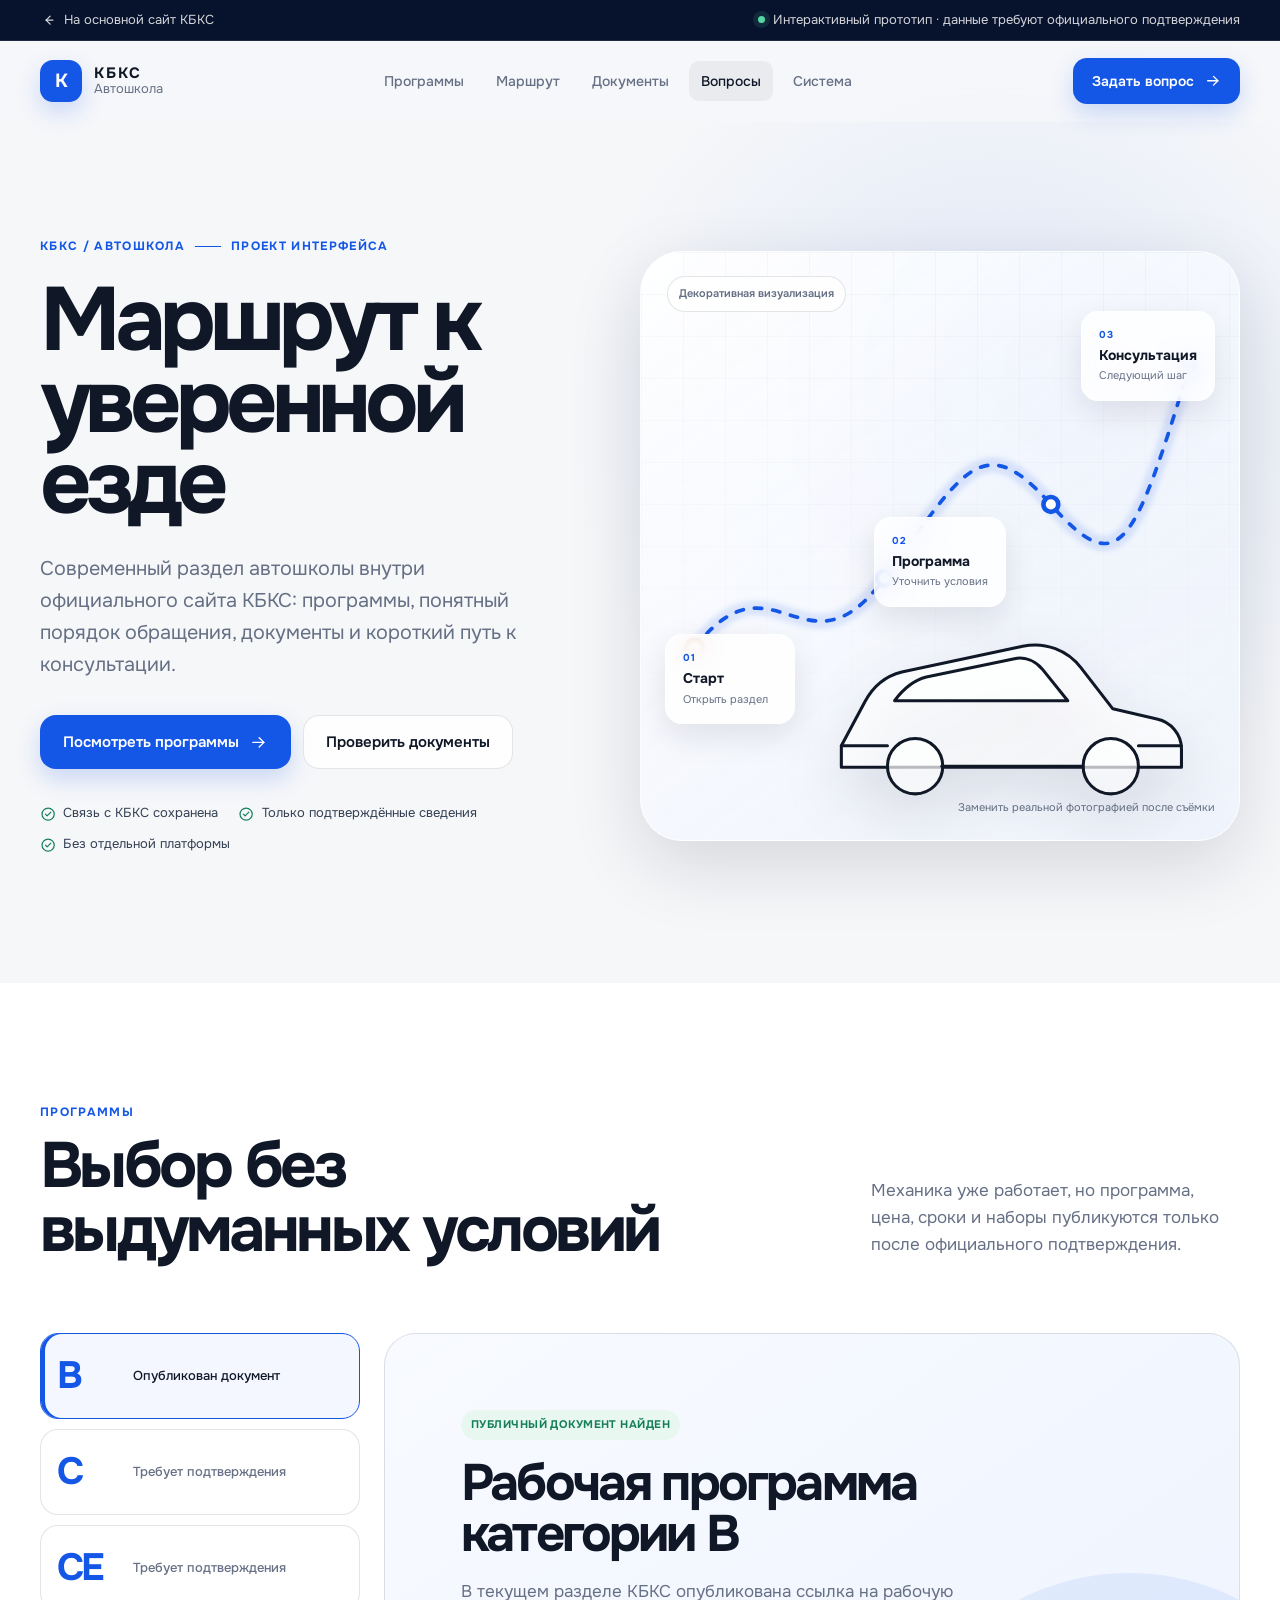
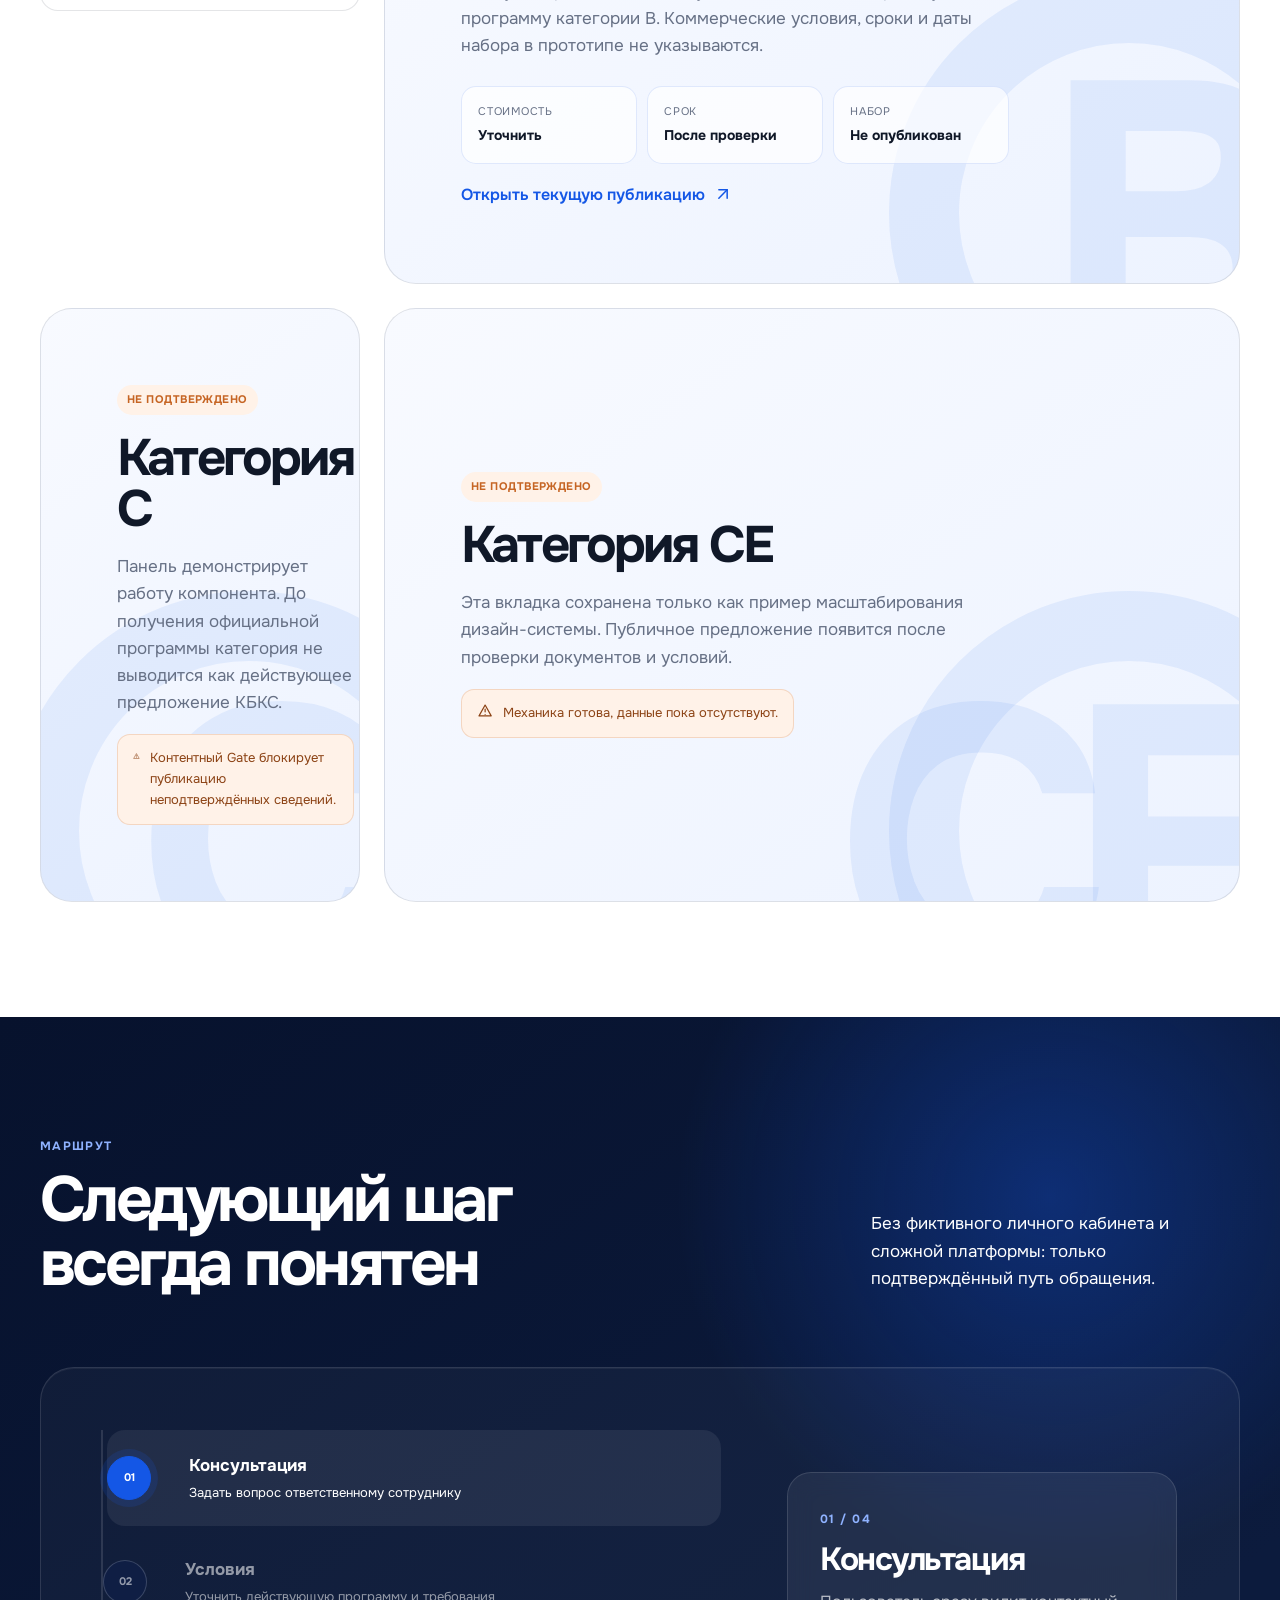
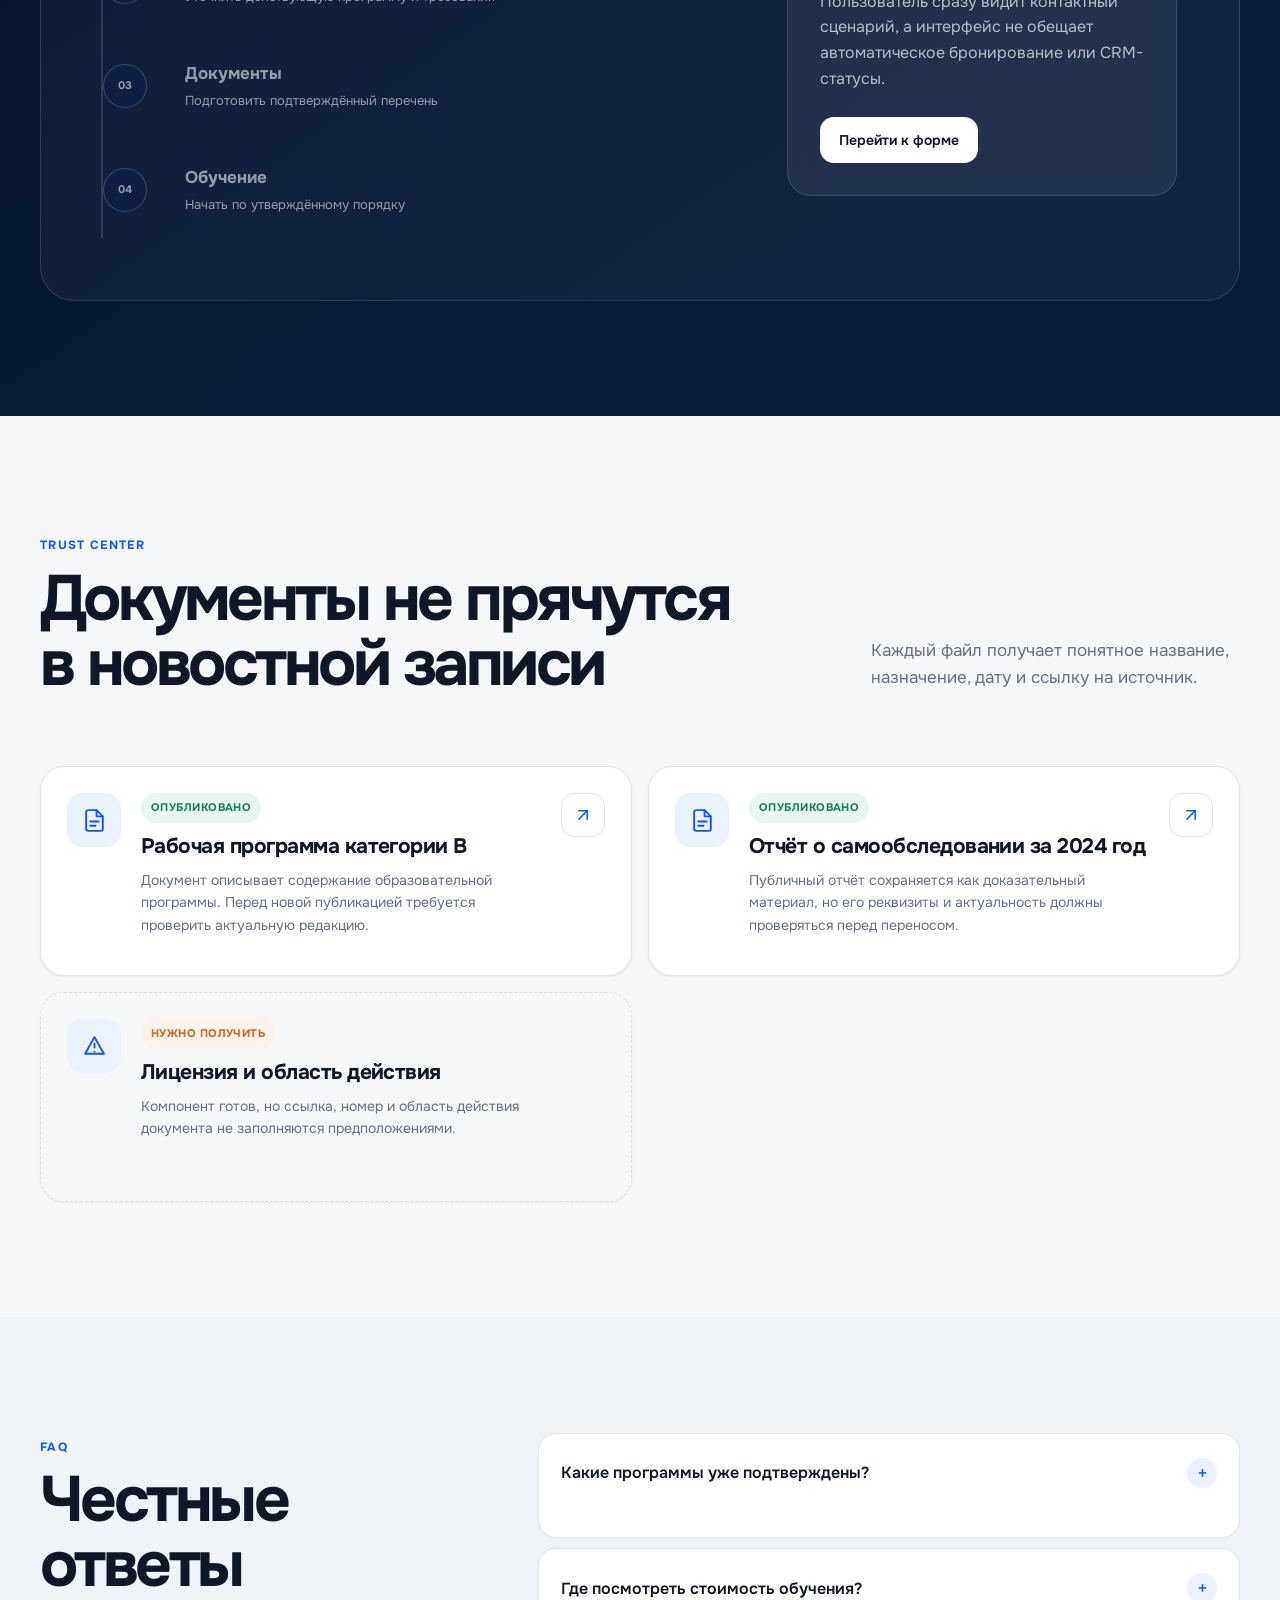
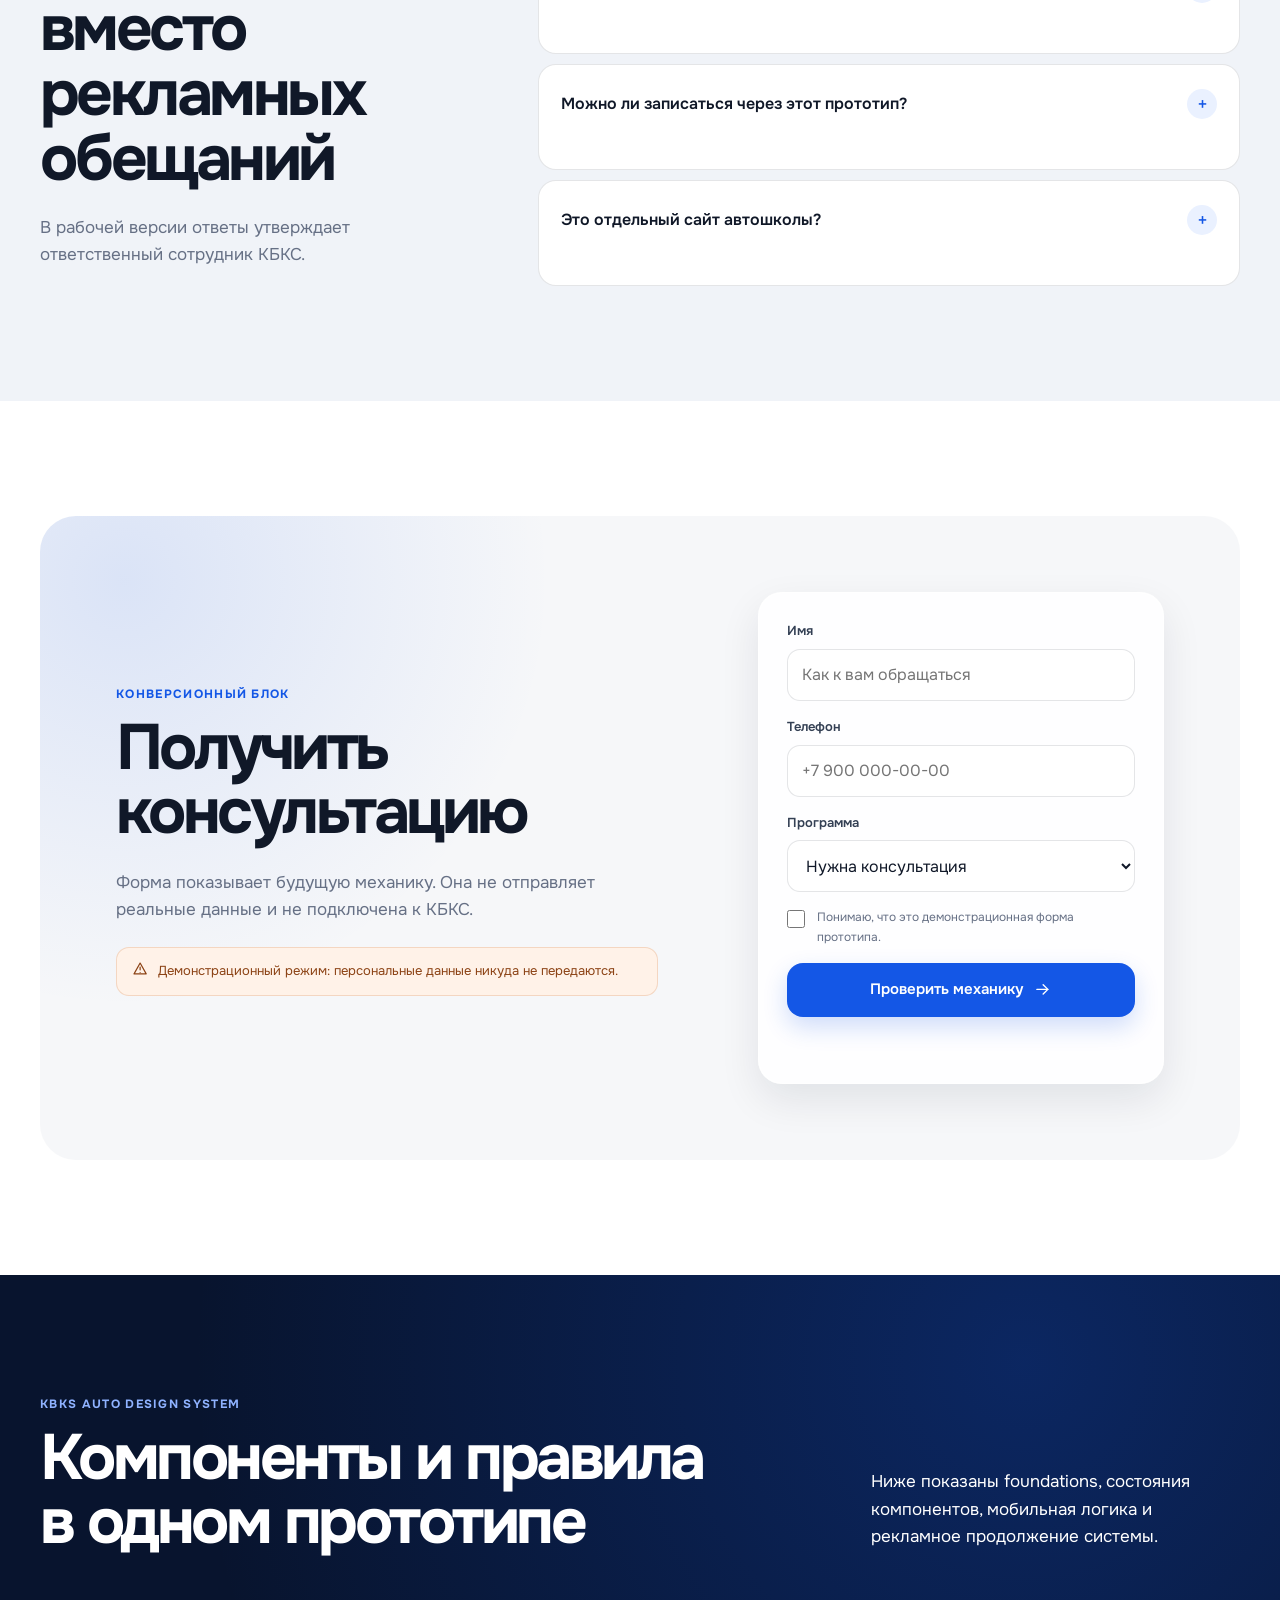
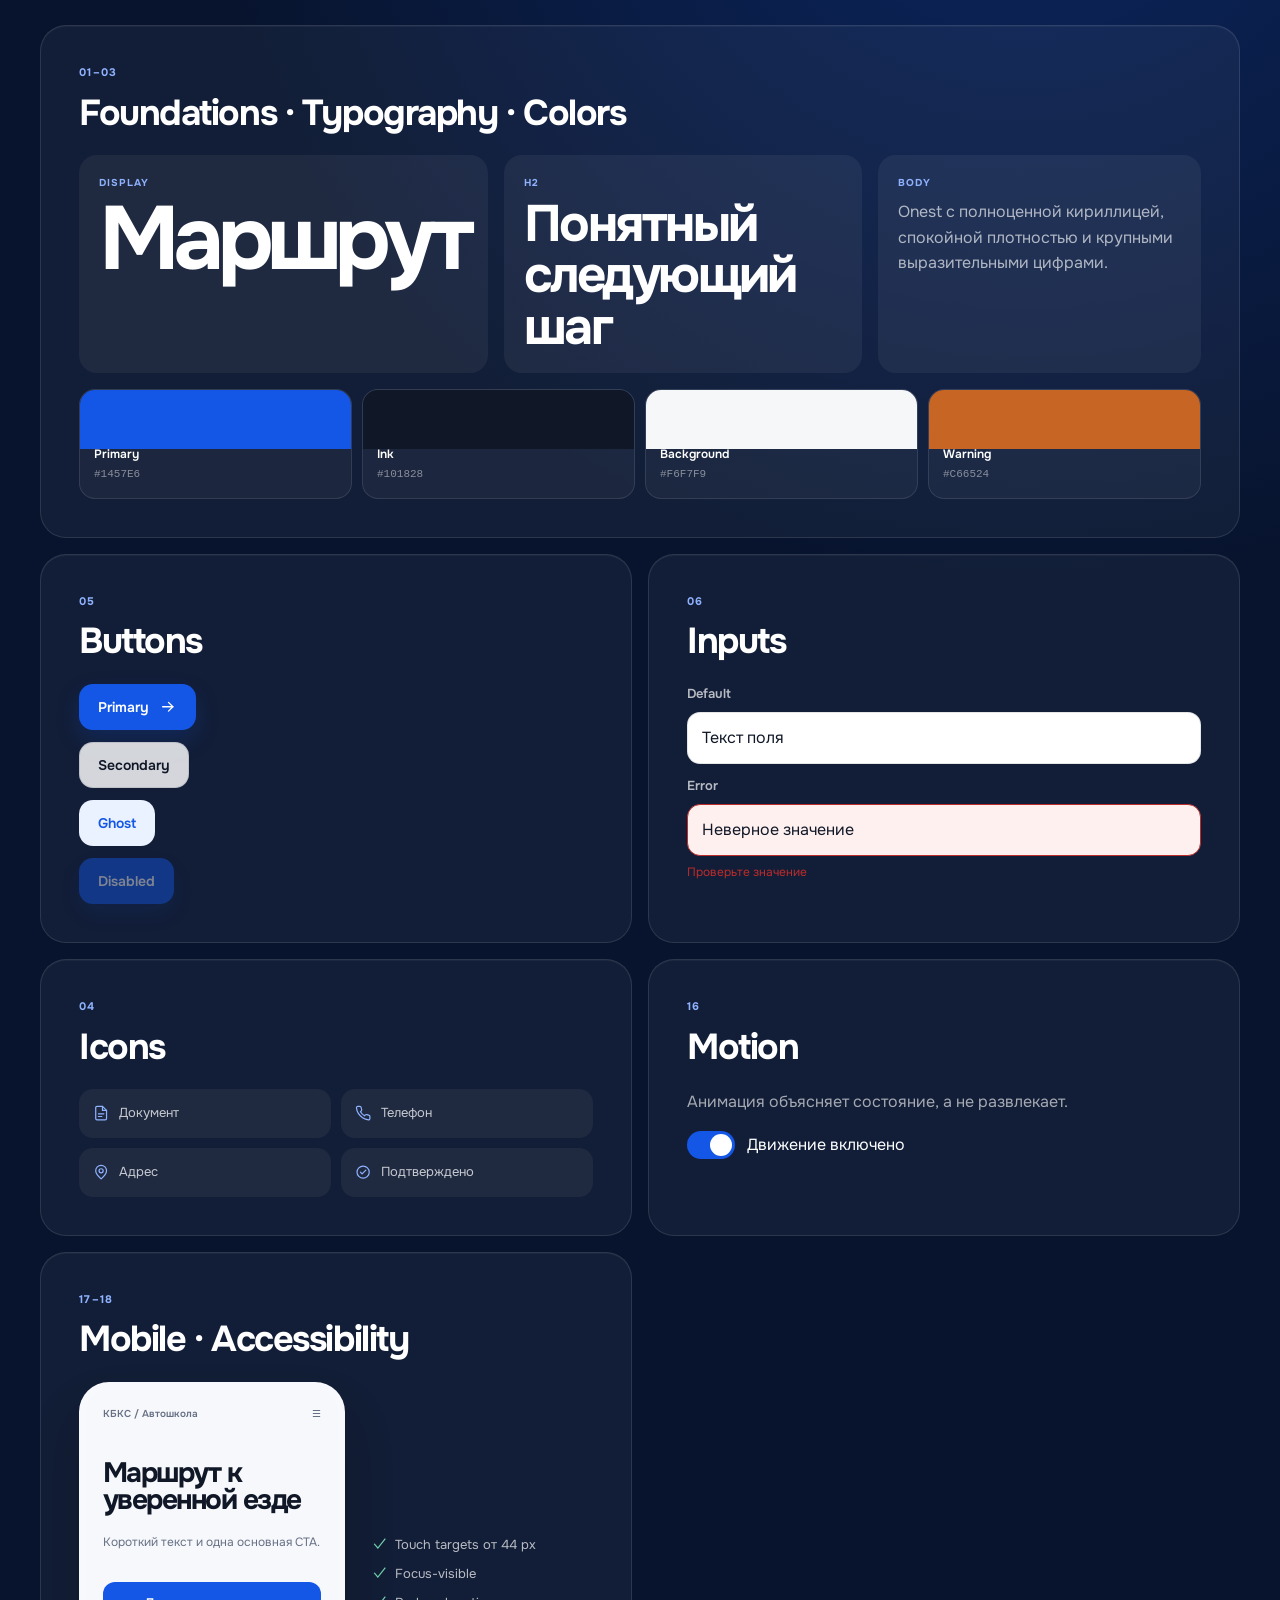
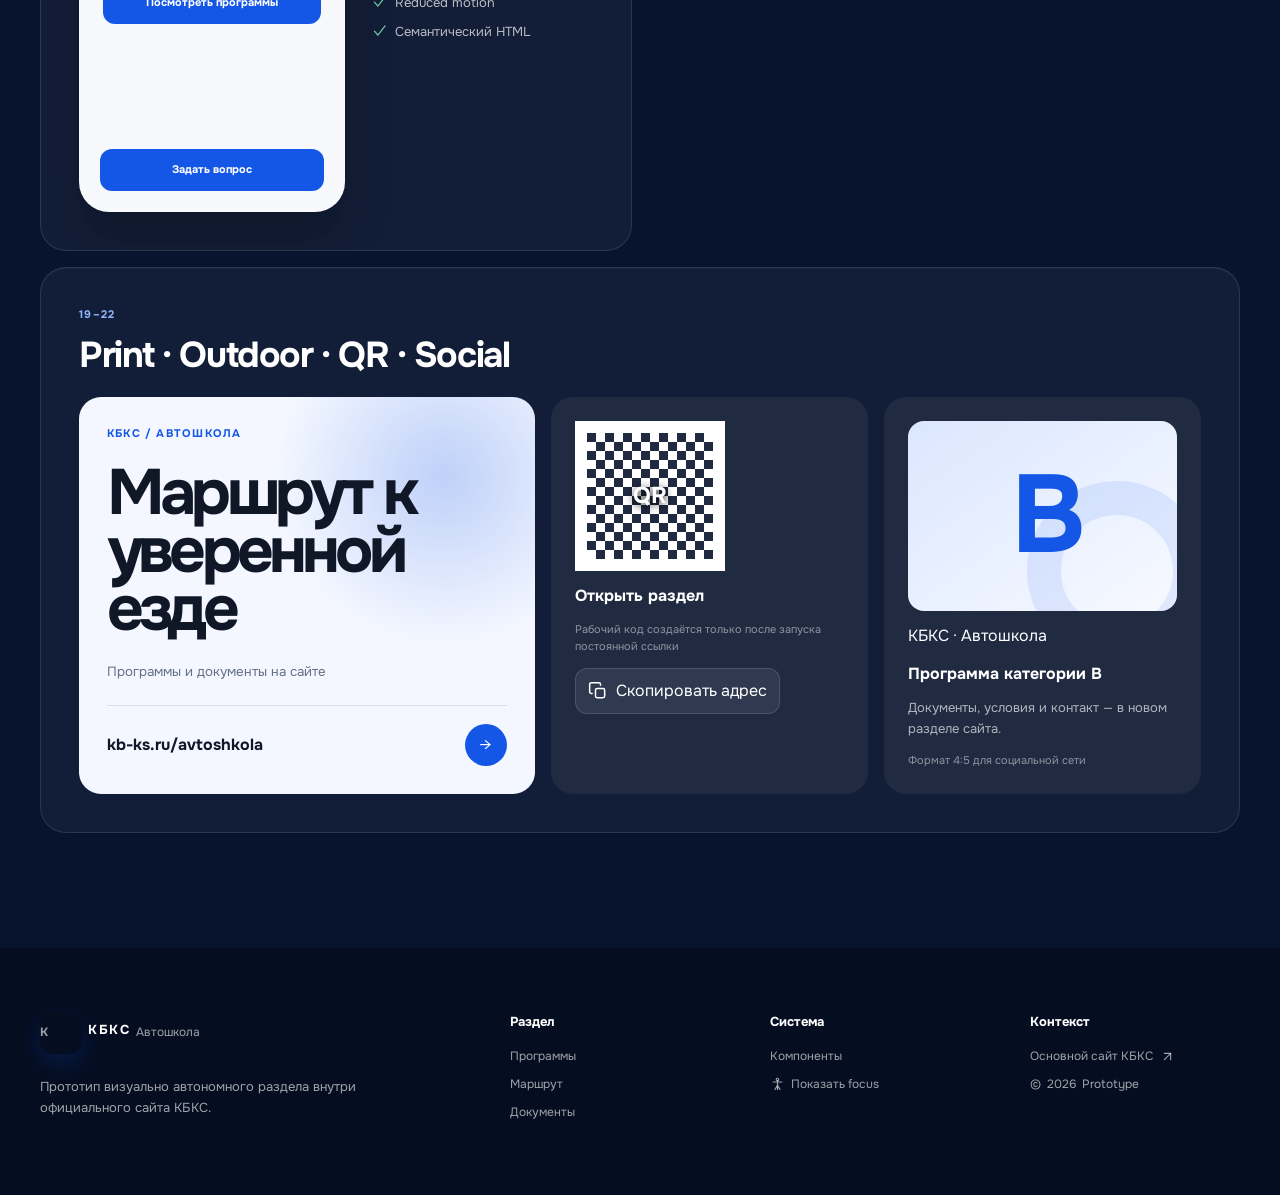
<file: docs/index.html>
<!doctype html>
<html lang="ru">
<head>
  <meta charset="utf-8">
  <meta name="viewport" content="width=device-width, initial-scale=1">
  <meta name="theme-color" content="#f6f7f9">
  <meta name="description" content="Интерактивный HTML-прототип локальной дизайн-системы раздела Автошкола КБКС.">
  <title>КБКС · Автошкола — интерактивный прототип</title>
  <link rel="preconnect" href="https://fonts.googleapis.com">
  <link rel="preconnect" href="https://fonts.gstatic.com" crossorigin>
  <link href="https://fonts.googleapis.com/css2?family=Onest:wght@400;500;600;700&display=swap" rel="stylesheet">
  <link rel="stylesheet" href="./styles.css">
  <script src="./app.js" defer></script>
</head>
<body>
  <a class="kbks-auto-skip" href="#main-content">Перейти к содержанию</a>

  <svg class="kbks-auto-sprite" aria-hidden="true">
    <symbol id="icon-arrow-left" viewBox="0 0 24 24"><path d="m15 18-6-6 6-6"/><path d="M9 12h10"/></symbol>
    <symbol id="icon-arrow-right" viewBox="0 0 24 24"><path d="M5 12h14"/><path d="m13 6 6 6-6 6"/></symbol>
    <symbol id="icon-arrow-up-right" viewBox="0 0 24 24"><path d="M7 17 17 7"/><path d="M7 7h10v10"/></symbol>
    <symbol id="icon-menu" viewBox="0 0 24 24"><path d="M4 7h16M4 12h16M4 17h16"/></symbol>
    <symbol id="icon-x" viewBox="0 0 24 24"><path d="m6 6 12 12M18 6 6 18"/></symbol>
    <symbol id="icon-file" viewBox="0 0 24 24"><path d="M14 2H6a2 2 0 0 0-2 2v16a2 2 0 0 0 2 2h12a2 2 0 0 0 2-2V8Z"/><path d="M14 2v6h6M8 13h8M8 17h5"/></symbol>
    <symbol id="icon-download" viewBox="0 0 24 24"><path d="M12 3v12"/><path d="m7 10 5 5 5-5"/><path d="M5 21h14"/></symbol>
    <symbol id="icon-phone" viewBox="0 0 24 24"><path d="M22 16.92v3a2 2 0 0 1-2.18 2 19.79 19.79 0 0 1-8.63-3.07 19.5 19.5 0 0 1-6-6A19.79 19.79 0 0 1 2.12 4.18 2 2 0 0 1 4.11 2h3a2 2 0 0 1 2 1.72c.13.96.36 1.9.69 2.8a2 2 0 0 1-.45 2.11L8.09 9.91a16 16 0 0 0 6 6l1.28-1.28a2 2 0 0 1 2.11-.45c.9.33 1.84.56 2.8.69A2 2 0 0 1 22 16.92Z"/></symbol>
    <symbol id="icon-map-pin" viewBox="0 0 24 24"><path d="M20 10c0 5-8 12-8 12S4 15 4 10a8 8 0 1 1 16 0Z"/><circle cx="12" cy="10" r="3"/></symbol>
    <symbol id="icon-check" viewBox="0 0 24 24"><circle cx="12" cy="12" r="9"/><path d="m8 12 2.5 2.5L16 9"/></symbol>
    <symbol id="icon-alert" viewBox="0 0 24 24"><path d="m21 19-9-16-9 16Z"/><path d="M12 9v4M12 17h.01"/></symbol>
    <symbol id="icon-accessibility" viewBox="0 0 24 24"><circle cx="12" cy="4" r="2"/><path d="M5 8h14M12 6v14M8 20l4-7 4 7"/></symbol>
    <symbol id="icon-copy" viewBox="0 0 24 24"><rect x="9" y="9" width="11" height="11" rx="2"/><path d="M5 15H4a2 2 0 0 1-2-2V4a2 2 0 0 1 2-2h9a2 2 0 0 1 2 2v1"/></symbol>
  </svg>

  <div class="kbks-auto" id="kbks-auto-root">
    <div class="kbks-auto-context-bar">
      <div class="kbks-auto-container kbks-auto-context-bar__inner">
        <a class="kbks-auto-back-link" href="https://kb-ks.ru/" target="_blank" rel="noopener noreferrer">
          <svg aria-hidden="true"><use href="#icon-arrow-left"/></svg>
          На основной сайт КБКС
        </a>
        <div class="kbks-auto-context-bar__status">
          <span class="kbks-auto-status-dot" aria-hidden="true"></span>
          Интерактивный прототип · данные требуют официального подтверждения
        </div>
      </div>
    </div>

    <header class="kbks-auto-header" data-header>
      <div class="kbks-auto-container kbks-auto-header__inner">
        <a class="kbks-auto-brand" href="#top" aria-label="КБКС Автошкола — наверх">
          <span class="kbks-auto-brand__mark" aria-hidden="true">К</span>
          <span class="kbks-auto-brand__text">
            <strong>КБКС</strong>
            <span>Автошкола</span>
          </span>
        </a>

        <button class="kbks-auto-menu-button" type="button" aria-expanded="false" aria-controls="local-navigation" data-menu-button>
          <svg class="kbks-auto-menu-button__open" aria-hidden="true"><use href="#icon-menu"/></svg>
          <svg class="kbks-auto-menu-button__close" aria-hidden="true"><use href="#icon-x"/></svg>
          <span class="kbks-auto-visually-hidden">Открыть меню</span>
        </button>

        <nav class="kbks-auto-nav" id="local-navigation" aria-label="Навигация по разделу" data-navigation>
          <a href="#programs">Программы</a>
          <a href="#route">Маршрут</a>
          <a href="#trust">Документы</a>
          <a href="#faq">Вопросы</a>
          <a href="#design-system">Система</a>
        </nav>

        <a class="kbks-auto-button kbks-auto-button--primary kbks-auto-header__cta" href="#contact">
          Задать вопрос
          <svg aria-hidden="true"><use href="#icon-arrow-right"/></svg>
        </a>
      </div>
    </header>

    <main id="main-content">
      <section class="kbks-auto-hero" id="top" aria-labelledby="hero-title">
        <div class="kbks-auto-container kbks-auto-hero__grid">
          <div class="kbks-auto-hero__content">
            <div class="kbks-auto-eyebrow">
              <span>КБКС / Автошкола</span>
              <span class="kbks-auto-eyebrow__separator" aria-hidden="true"></span>
              <span>Проект интерфейса</span>
            </div>

            <h1 id="hero-title">Маршрут к уверенной езде</h1>
            <p class="kbks-auto-hero__lead">Современный раздел автошколы внутри официального сайта КБКС: программы, понятный порядок обращения, документы и короткий путь к консультации.</p>

            <div class="kbks-auto-hero__actions">
              <a class="kbks-auto-button kbks-auto-button--primary kbks-auto-button--large" href="#programs">
                Посмотреть программы
                <svg aria-hidden="true"><use href="#icon-arrow-right"/></svg>
              </a>
              <a class="kbks-auto-button kbks-auto-button--secondary kbks-auto-button--large" href="#trust">Проверить документы</a>
            </div>

            <div class="kbks-auto-hero__proofs" aria-label="Принципы раздела">
              <div><svg aria-hidden="true"><use href="#icon-check"/></svg><span>Связь с КБКС сохранена</span></div>
              <div><svg aria-hidden="true"><use href="#icon-check"/></svg><span>Только подтверждённые сведения</span></div>
              <div><svg aria-hidden="true"><use href="#icon-check"/></svg><span>Без отдельной платформы</span></div>
            </div>
          </div>

          <div class="kbks-auto-hero__visual" aria-label="Декоративная схема маршрута">
            <div class="kbks-auto-route-canvas" data-parallax-card>
              <div class="kbks-auto-route-canvas__label">Декоративная визуализация</div>
              <svg class="kbks-auto-route-canvas__line" viewBox="0 0 620 480" role="img" aria-label="Маршрут от старта к обучению">
                <path class="kbks-auto-route-path kbks-auto-route-path--shadow" d="M45 390 C130 280 165 430 250 315 S355 150 430 235 S520 280 580 85"/>
                <path class="kbks-auto-route-path" d="M45 390 C130 280 165 430 250 315 S355 150 430 235 S520 280 580 85"/>
                <circle class="kbks-auto-route-node kbks-auto-route-node--start" cx="45" cy="390" r="9"/>
                <circle class="kbks-auto-route-node" cx="250" cy="315" r="8"/>
                <circle class="kbks-auto-route-node" cx="430" cy="235" r="8"/>
                <circle class="kbks-auto-route-node kbks-auto-route-node--finish" cx="580" cy="85" r="11"/>
              </svg>

              <div class="kbks-auto-route-card kbks-auto-route-card--start">
                <span>01</span>
                <strong>Старт</strong>
                <small>Открыть раздел</small>
              </div>
              <div class="kbks-auto-route-card kbks-auto-route-card--middle">
                <span>02</span>
                <strong>Программа</strong>
                <small>Уточнить условия</small>
              </div>
              <div class="kbks-auto-route-card kbks-auto-route-card--finish">
                <span>03</span>
                <strong>Консультация</strong>
                <small>Следующий шаг</small>
              </div>

              <div class="kbks-auto-car-illustration" aria-label="Декоративный силуэт автомобиля, не изображение реального автопарка">
                <svg viewBox="0 0 420 170" role="img">
                  <path d="M55 112 78 69c8-15 20-25 36-29l118-25c22-5 44 4 57 21l31 40 43 10c14 3 24 15 24 29v18H55Z"/>
                  <path d="M107 68h169l-25-31c-7-8-17-12-27-10l-86 18c-12 3-22 11-31 23Z"/>
                  <circle cx="127" cy="132" r="27"/><circle cx="318" cy="132" r="27"/>
                  <path d="M153 132h138M55 112h45M345 112h42"/>
                </svg>
                <span>Заменить реальной фотографией после съёмки</span>
              </div>
            </div>
          </div>
        </div>
      </section>

      <section class="kbks-auto-section kbks-auto-section--programs" id="programs" aria-labelledby="programs-title">
        <div class="kbks-auto-container">
          <div class="kbks-auto-section-heading">
            <div>
              <span class="kbks-auto-kicker">Программы</span>
              <h2 id="programs-title">Выбор без выдуманных условий</h2>
            </div>
            <p>Механика уже работает, но программа, цена, сроки и наборы публикуются только после официального подтверждения.</p>
          </div>

          <div class="kbks-auto-program-switcher" data-programs>
            <div class="kbks-auto-program-tabs" role="tablist" aria-label="Демонстрационные категории">
              <button type="button" role="tab" aria-selected="true" aria-controls="program-b" id="tab-b" data-program="b">
                <span class="kbks-auto-program-tabs__code">B</span>
                <span>Опубликован документ</span>
              </button>
              <button type="button" role="tab" aria-selected="false" aria-controls="program-c" id="tab-c" data-program="c">
                <span class="kbks-auto-program-tabs__code">C</span>
                <span>Требует подтверждения</span>
              </button>
              <button type="button" role="tab" aria-selected="false" aria-controls="program-ce" id="tab-ce" data-program="ce">
                <span class="kbks-auto-program-tabs__code">CE</span>
                <span>Требует подтверждения</span>
              </button>
            </div>

            <div class="kbks-auto-program-panel" role="tabpanel" tabindex="0" id="program-b" aria-labelledby="tab-b" data-program-panel="b">
              <div class="kbks-auto-program-panel__content">
                <span class="kbks-auto-status kbks-auto-status--confirmed">Публичный документ найден</span>
                <h3>Рабочая программа категории B</h3>
                <p>В текущем разделе КБКС опубликована ссылка на рабочую программу категории B. Коммерческие условия, сроки и даты набора в прототипе не указываются.</p>
                <div class="kbks-auto-program-panel__facts">
                  <div><span>Стоимость</span><strong>Уточнить</strong></div>
                  <div><span>Срок</span><strong>После проверки</strong></div>
                  <div><span>Набор</span><strong>Не опубликован</strong></div>
                </div>
                <a class="kbks-auto-text-link" href="https://kb-ks.ru/2024/12/24/%D0%B0%D0%B2%D1%82%D0%BE%D1%88%D0%BA%D0%BE%D0%BB%D0%B0/" target="_blank" rel="noopener noreferrer">
                  Открыть текущую публикацию
                  <svg aria-hidden="true"><use href="#icon-arrow-up-right"/></svg>
                </a>
              </div>
              <div class="kbks-auto-program-panel__code" aria-hidden="true">B</div>
            </div>

            <div class="kbks-auto-program-panel" role="tabpanel" tabindex="0" id="program-c" aria-labelledby="tab-c" data-program-panel="c" hidden>
              <div class="kbks-auto-program-panel__content">
                <span class="kbks-auto-status kbks-auto-status--warning">Не подтверждено</span>
                <h3>Категория C</h3>
                <p>Панель демонстрирует работу компонента. До получения официальной программы категория не выводится как действующее предложение КБКС.</p>
                <div class="kbks-auto-program-panel__notice"><svg aria-hidden="true"><use href="#icon-alert"/></svg><span>Контентный Gate блокирует публикацию неподтверждённых сведений.</span></div>
              </div>
              <div class="kbks-auto-program-panel__code" aria-hidden="true">C</div>
            </div>

            <div class="kbks-auto-program-panel" role="tabpanel" tabindex="0" id="program-ce" aria-labelledby="tab-ce" data-program-panel="ce" hidden>
              <div class="kbks-auto-program-panel__content">
                <span class="kbks-auto-status kbks-auto-status--warning">Не подтверждено</span>
                <h3>Категория CE</h3>
                <p>Эта вкладка сохранена только как пример масштабирования дизайн-системы. Публичное предложение появится после проверки документов и условий.</p>
                <div class="kbks-auto-program-panel__notice"><svg aria-hidden="true"><use href="#icon-alert"/></svg><span>Механика готова, данные пока отсутствуют.</span></div>
              </div>
              <div class="kbks-auto-program-panel__code" aria-hidden="true">CE</div>
            </div>
          </div>
        </div>
      </section>

      <section class="kbks-auto-section kbks-auto-section--route" id="route" aria-labelledby="route-title">
        <div class="kbks-auto-container">
          <div class="kbks-auto-section-heading kbks-auto-section-heading--light">
            <div>
              <span class="kbks-auto-kicker">Маршрут</span>
              <h2 id="route-title">Следующий шаг всегда понятен</h2>
            </div>
            <p>Без фиктивного личного кабинета и сложной платформы: только подтверждённый путь обращения.</p>
          </div>

          <div class="kbks-auto-route-experience" data-route-experience>
            <div class="kbks-auto-route-progress" aria-hidden="true"><span data-route-progress></span></div>
            <div class="kbks-auto-route-steps" role="list">
              <button class="kbks-auto-route-step is-active" type="button" data-route-step="1" aria-pressed="true">
                <span class="kbks-auto-route-step__number">01</span>
                <span class="kbks-auto-route-step__text"><strong>Консультация</strong><small>Задать вопрос ответственному сотруднику</small></span>
              </button>
              <button class="kbks-auto-route-step" type="button" data-route-step="2" aria-pressed="false">
                <span class="kbks-auto-route-step__number">02</span>
                <span class="kbks-auto-route-step__text"><strong>Условия</strong><small>Уточнить действующую программу и требования</small></span>
              </button>
              <button class="kbks-auto-route-step" type="button" data-route-step="3" aria-pressed="false">
                <span class="kbks-auto-route-step__number">03</span>
                <span class="kbks-auto-route-step__text"><strong>Документы</strong><small>Подготовить подтверждённый перечень</small></span>
              </button>
              <button class="kbks-auto-route-step" type="button" data-route-step="4" aria-pressed="false">
                <span class="kbks-auto-route-step__number">04</span>
                <span class="kbks-auto-route-step__text"><strong>Обучение</strong><small>Начать по утверждённому порядку</small></span>
              </button>
            </div>
            <div class="kbks-auto-route-experience__aside">
              <span class="kbks-auto-route-experience__index" data-route-index>01 / 04</span>
              <h3 data-route-title>Консультация</h3>
              <p data-route-copy>Пользователь сразу видит контактный сценарий, а интерфейс не обещает автоматическое бронирование или CRM-статусы.</p>
              <a class="kbks-auto-button kbks-auto-button--light" href="#contact">Перейти к форме</a>
            </div>
          </div>
        </div>
      </section>

      <section class="kbks-auto-section" id="trust" aria-labelledby="trust-title">
        <div class="kbks-auto-container">
          <div class="kbks-auto-section-heading">
            <div>
              <span class="kbks-auto-kicker">Trust Center</span>
              <h2 id="trust-title">Документы не прячутся в новостной записи</h2>
            </div>
            <p>Каждый файл получает понятное название, назначение, дату и ссылку на источник.</p>
          </div>

          <div class="kbks-auto-trust-layout">
            <article class="kbks-auto-document-card">
              <div class="kbks-auto-document-card__icon"><svg aria-hidden="true"><use href="#icon-file"/></svg></div>
              <div class="kbks-auto-document-card__body">
                <span class="kbks-auto-status kbks-auto-status--confirmed">Опубликовано</span>
                <h3>Рабочая программа категории B</h3>
                <p>Документ описывает содержание образовательной программы. Перед новой публикацией требуется проверить актуальную редакцию.</p>
              </div>
              <a href="https://kb-ks.ru/2024/12/24/%D0%B0%D0%B2%D1%82%D0%BE%D1%88%D0%BA%D0%BE%D0%BB%D0%B0/" target="_blank" rel="noopener noreferrer" aria-label="Открыть публикацию с рабочей программой категории B">
                <svg aria-hidden="true"><use href="#icon-arrow-up-right"/></svg>
              </a>
            </article>

            <article class="kbks-auto-document-card">
              <div class="kbks-auto-document-card__icon"><svg aria-hidden="true"><use href="#icon-file"/></svg></div>
              <div class="kbks-auto-document-card__body">
                <span class="kbks-auto-status kbks-auto-status--confirmed">Опубликовано</span>
                <h3>Отчёт о самообследовании за 2024 год</h3>
                <p>Публичный отчёт сохраняется как доказательный материал, но его реквизиты и актуальность должны проверяться перед переносом.</p>
              </div>
              <a href="https://kb-ks.ru/2024/12/24/%D0%B0%D0%B2%D1%82%D0%BE%D1%88%D0%BA%D0%BE%D0%BB%D0%B0/" target="_blank" rel="noopener noreferrer" aria-label="Открыть публикацию с отчётом самообследования">
                <svg aria-hidden="true"><use href="#icon-arrow-up-right"/></svg>
              </a>
            </article>

            <article class="kbks-auto-document-card kbks-auto-document-card--pending">
              <div class="kbks-auto-document-card__icon"><svg aria-hidden="true"><use href="#icon-alert"/></svg></div>
              <div class="kbks-auto-document-card__body">
                <span class="kbks-auto-status kbks-auto-status--warning">Нужно получить</span>
                <h3>Лицензия и область действия</h3>
                <p>Компонент готов, но ссылка, номер и область действия документа не заполняются предположениями.</p>
              </div>
            </article>
          </div>
        </div>
      </section>

      <section class="kbks-auto-section kbks-auto-section--faq" id="faq" aria-labelledby="faq-title">
        <div class="kbks-auto-container kbks-auto-faq-layout">
          <div class="kbks-auto-faq-layout__intro">
            <span class="kbks-auto-kicker">FAQ</span>
            <h2 id="faq-title">Честные ответы вместо рекламных обещаний</h2>
            <p>В рабочей версии ответы утверждает ответственный сотрудник КБКС.</p>
          </div>

          <div class="kbks-auto-faq-list">
            <details>
              <summary>Какие программы уже подтверждены?<span aria-hidden="true">+</span></summary>
              <div><p>На публичной странице найдена ссылка на рабочую программу категории B. Остальные категории не выводятся как действующие до проверки.</p></div>
            </details>
            <details>
              <summary>Где посмотреть стоимость обучения?<span aria-hidden="true">+</span></summary>
              <div><p>В прототипе цена намеренно не указана. На сайте она появится только после подтверждения бухгалтерией или ответственным сотрудником.</p></div>
            </details>
            <details>
              <summary>Можно ли записаться через этот прототип?<span aria-hidden="true">+</span></summary>
              <div><p>Нет. Форма ниже демонстрирует состояния интерфейса. После доступа к WordPress её подключат к утверждённому плагину формы и получателю заявок.</p></div>
            </details>
            <details>
              <summary>Это отдельный сайт автошколы?<span aria-hidden="true">+</span></summary>
              <div><p>Нет. Раздел проектируется внутри kb-ks.ru, сохраняет общий домен, юридическую принадлежность и переход к основному сайту КБКС.</p></div>
            </details>
          </div>
        </div>
      </section>

      <section class="kbks-auto-section kbks-auto-section--contact" id="contact" aria-labelledby="contact-title">
        <div class="kbks-auto-container">
          <div class="kbks-auto-contact-card">
            <div class="kbks-auto-contact-card__copy">
              <span class="kbks-auto-kicker">Конверсионный блок</span>
              <h2 id="contact-title">Получить консультацию</h2>
              <p>Форма показывает будущую механику. Она не отправляет реальные данные и не подключена к КБКС.</p>
              <div class="kbks-auto-contact-card__notice"><svg aria-hidden="true"><use href="#icon-alert"/></svg><span>Демонстрационный режим: персональные данные никуда не передаются.</span></div>
            </div>

            <form class="kbks-auto-form" data-demo-form novalidate>
              <div class="kbks-auto-field" data-field>
                <label for="demo-name">Имя</label>
                <input id="demo-name" name="name" type="text" autocomplete="name" placeholder="Как к вам обращаться" required>
                <small data-error>Введите имя</small>
              </div>
              <div class="kbks-auto-field" data-field>
                <label for="demo-phone">Телефон</label>
                <input id="demo-phone" name="phone" type="tel" inputmode="tel" autocomplete="tel" placeholder="+7 900 000-00-00" required>
                <small data-error>Введите телефон</small>
              </div>
              <div class="kbks-auto-field">
                <label for="demo-program">Программа</label>
                <select id="demo-program" name="program">
                  <option value="consultation">Нужна консультация</option>
                  <option value="b">Категория B</option>
                </select>
              </div>
              <label class="kbks-auto-consent">
                <input type="checkbox" required data-consent>
                <span>Понимаю, что это демонстрационная форма прототипа.</span>
              </label>
              <button class="kbks-auto-button kbks-auto-button--primary kbks-auto-button--large kbks-auto-button--full" type="submit" data-submit-button>
                <span data-submit-label>Проверить механику</span>
                <svg aria-hidden="true"><use href="#icon-arrow-right"/></svg>
              </button>
              <div class="kbks-auto-form-message" role="status" aria-live="polite" data-form-message></div>
            </form>
          </div>
        </div>
      </section>

      <section class="kbks-auto-section kbks-auto-section--system" id="design-system" aria-labelledby="system-title">
        <div class="kbks-auto-container">
          <div class="kbks-auto-section-heading kbks-auto-section-heading--light">
            <div>
              <span class="kbks-auto-kicker">KBKS Auto Design System</span>
              <h2 id="system-title">Компоненты и правила в одном прототипе</h2>
            </div>
            <p>Ниже показаны foundations, состояния компонентов, мобильная логика и рекламное продолжение системы.</p>
          </div>

          <div class="kbks-auto-system-grid">
            <article class="kbks-auto-system-card kbks-auto-system-card--wide">
              <span class="kbks-auto-system-card__number">01–03</span>
              <h3>Foundations · Typography · Colors</h3>
              <div class="kbks-auto-type-specimen">
                <div><span>Display</span><strong>Маршрут</strong></div>
                <div><span>H2</span><strong>Понятный следующий шаг</strong></div>
                <div><span>Body</span><p>Onest с полноценной кириллицей, спокойной плотностью и крупными выразительными цифрами.</p></div>
              </div>
              <div class="kbks-auto-swatches" aria-label="Цветовая палитра">
                <div style="--swatch:#1457e6"><span>Primary</span><code>#1457E6</code></div>
                <div style="--swatch:#101828"><span>Ink</span><code>#101828</code></div>
                <div style="--swatch:#f6f7f9"><span>Background</span><code>#F6F7F9</code></div>
                <div style="--swatch:#c66524"><span>Warning</span><code>#C66524</code></div>
              </div>
            </article>

            <article class="kbks-auto-system-card">
              <span class="kbks-auto-system-card__number">05</span>
              <h3>Buttons</h3>
              <div class="kbks-auto-component-stack">
                <button class="kbks-auto-button kbks-auto-button--primary" type="button">Primary <svg aria-hidden="true"><use href="#icon-arrow-right"/></svg></button>
                <button class="kbks-auto-button kbks-auto-button--secondary" type="button">Secondary</button>
                <button class="kbks-auto-button kbks-auto-button--ghost" type="button">Ghost</button>
                <button class="kbks-auto-button kbks-auto-button--primary" type="button" disabled>Disabled</button>
              </div>
            </article>

            <article class="kbks-auto-system-card">
              <span class="kbks-auto-system-card__number">06</span>
              <h3>Inputs</h3>
              <div class="kbks-auto-component-stack">
                <div class="kbks-auto-field"><label for="spec-normal">Default</label><input id="spec-normal" type="text" value="Текст поля"></div>
                <div class="kbks-auto-field is-error"><label for="spec-error">Error</label><input id="spec-error" type="text" value="Неверное значение" aria-invalid="true"><small>Проверьте значение</small></div>
              </div>
            </article>

            <article class="kbks-auto-system-card">
              <span class="kbks-auto-system-card__number">04</span>
              <h3>Icons</h3>
              <div class="kbks-auto-icon-grid" aria-label="Примеры иконок">
                <span><svg aria-hidden="true"><use href="#icon-file"/></svg>Документ</span>
                <span><svg aria-hidden="true"><use href="#icon-phone"/></svg>Телефон</span>
                <span><svg aria-hidden="true"><use href="#icon-map-pin"/></svg>Адрес</span>
                <span><svg aria-hidden="true"><use href="#icon-check"/></svg>Подтверждено</span>
              </div>
            </article>

            <article class="kbks-auto-system-card">
              <span class="kbks-auto-system-card__number">16</span>
              <h3>Motion</h3>
              <p>Анимация объясняет состояние, а не развлекает.</p>
              <button class="kbks-auto-motion-toggle" type="button" aria-pressed="false" data-motion-toggle>
                <span class="kbks-auto-motion-toggle__track"><span></span></span>
                <span data-motion-label>Движение включено</span>
              </button>
            </article>

            <article class="kbks-auto-system-card kbks-auto-system-card--mobile">
              <span class="kbks-auto-system-card__number">17–18</span>
              <h3>Mobile · Accessibility</h3>
              <div class="kbks-auto-mobile-demo">
                <div class="kbks-auto-mobile-demo__top"><span>КБКС / Автошкола</span><span>☰</span></div>
                <strong>Маршрут к уверенной езде</strong>
                <p>Короткий текст и одна основная CTA.</p>
                <span class="kbks-auto-mobile-demo__button">Посмотреть программы</span>
                <span class="kbks-auto-mobile-demo__sticky">Задать вопрос</span>
              </div>
              <ul class="kbks-auto-check-list">
                <li>Touch targets от 44 px</li>
                <li>Focus-visible</li>
                <li>Reduced motion</li>
                <li>Семантический HTML</li>
              </ul>
            </article>

            <article class="kbks-auto-system-card kbks-auto-system-card--wide">
              <span class="kbks-auto-system-card__number">19–22</span>
              <h3>Print · Outdoor · QR · Social</h3>
              <div class="kbks-auto-distribution-grid">
                <div class="kbks-auto-poster-demo">
                  <span>КБКС / АВТОШКОЛА</span>
                  <strong>Маршрут к уверенной езде</strong>
                  <small>Программы и документы на сайте</small>
                  <div class="kbks-auto-poster-demo__footer"><b>kb-ks.ru/avtoshkola</b><i>→</i></div>
                </div>
                <div class="kbks-auto-qr-demo">
                  <div class="kbks-auto-qr-placeholder" aria-label="Место для рабочего QR-кода">QR</div>
                  <strong>Открыть раздел</strong>
                  <small>Рабочий код создаётся только после запуска постоянной ссылки</small>
                  <button class="kbks-auto-copy-button" type="button" data-copy-link="https://kb-ks.ru/avtoshkola/">
                    <svg aria-hidden="true"><use href="#icon-copy"/></svg>
                    <span data-copy-label>Скопировать адрес</span>
                  </button>
                </div>
                <div class="kbks-auto-social-demo">
                  <div class="kbks-auto-social-demo__image"><span>B</span><i></i></div>
                  <span>КБКС · Автошкола</span>
                  <strong>Программа категории B</strong>
                  <p>Документы, условия и контакт — в новом разделе сайта.</p>
                  <small>Формат 4:5 для социальной сети</small>
                </div>
              </div>
            </article>
          </div>
        </div>
      </section>
    </main>

    <footer class="kbks-auto-footer">
      <div class="kbks-auto-container kbks-auto-footer__grid">
        <div>
          <a class="kbks-auto-brand kbks-auto-brand--footer" href="#top">
            <span class="kbks-auto-brand__mark" aria-hidden="true">К</span>
            <span class="kbks-auto-brand__text"><strong>КБКС</strong><span>Автошкола</span></span>
          </a>
          <p>Прототип визуально автономного раздела внутри официального сайта КБКС.</p>
        </div>
        <div>
          <strong>Раздел</strong>
          <a href="#programs">Программы</a>
          <a href="#route">Маршрут</a>
          <a href="#trust">Документы</a>
        </div>
        <div>
          <strong>Система</strong>
          <a href="#design-system">Компоненты</a>
          <button type="button" data-accessibility-focus><svg aria-hidden="true"><use href="#icon-accessibility"/></svg>Показать focus</button>
        </div>
        <div>
          <strong>Контекст</strong>
          <a href="https://kb-ks.ru/" target="_blank" rel="noopener noreferrer">Основной сайт КБКС <svg aria-hidden="true"><use href="#icon-arrow-up-right"/></svg></a>
          <span>© <span data-year></span> Prototype</span>
        </div>
      </div>
    </footer>
  </div>
</body>
</html>
</file>
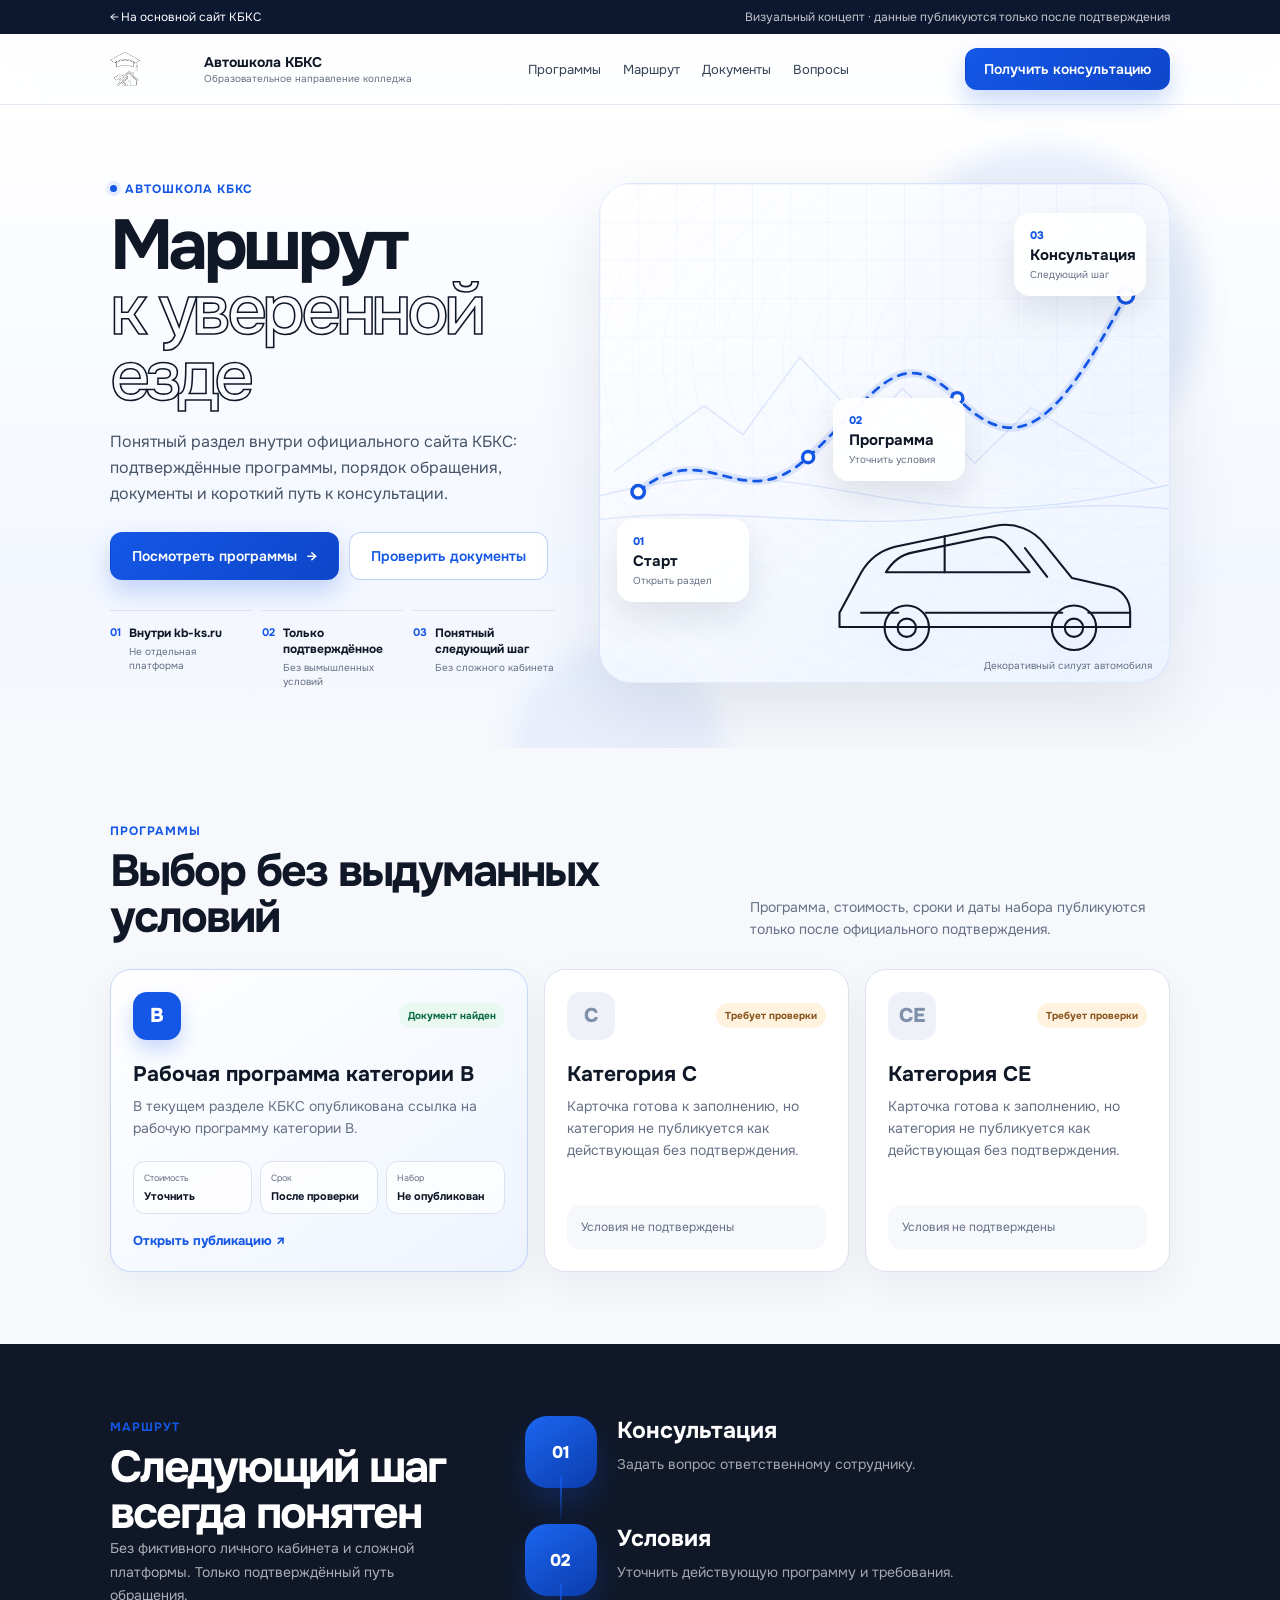
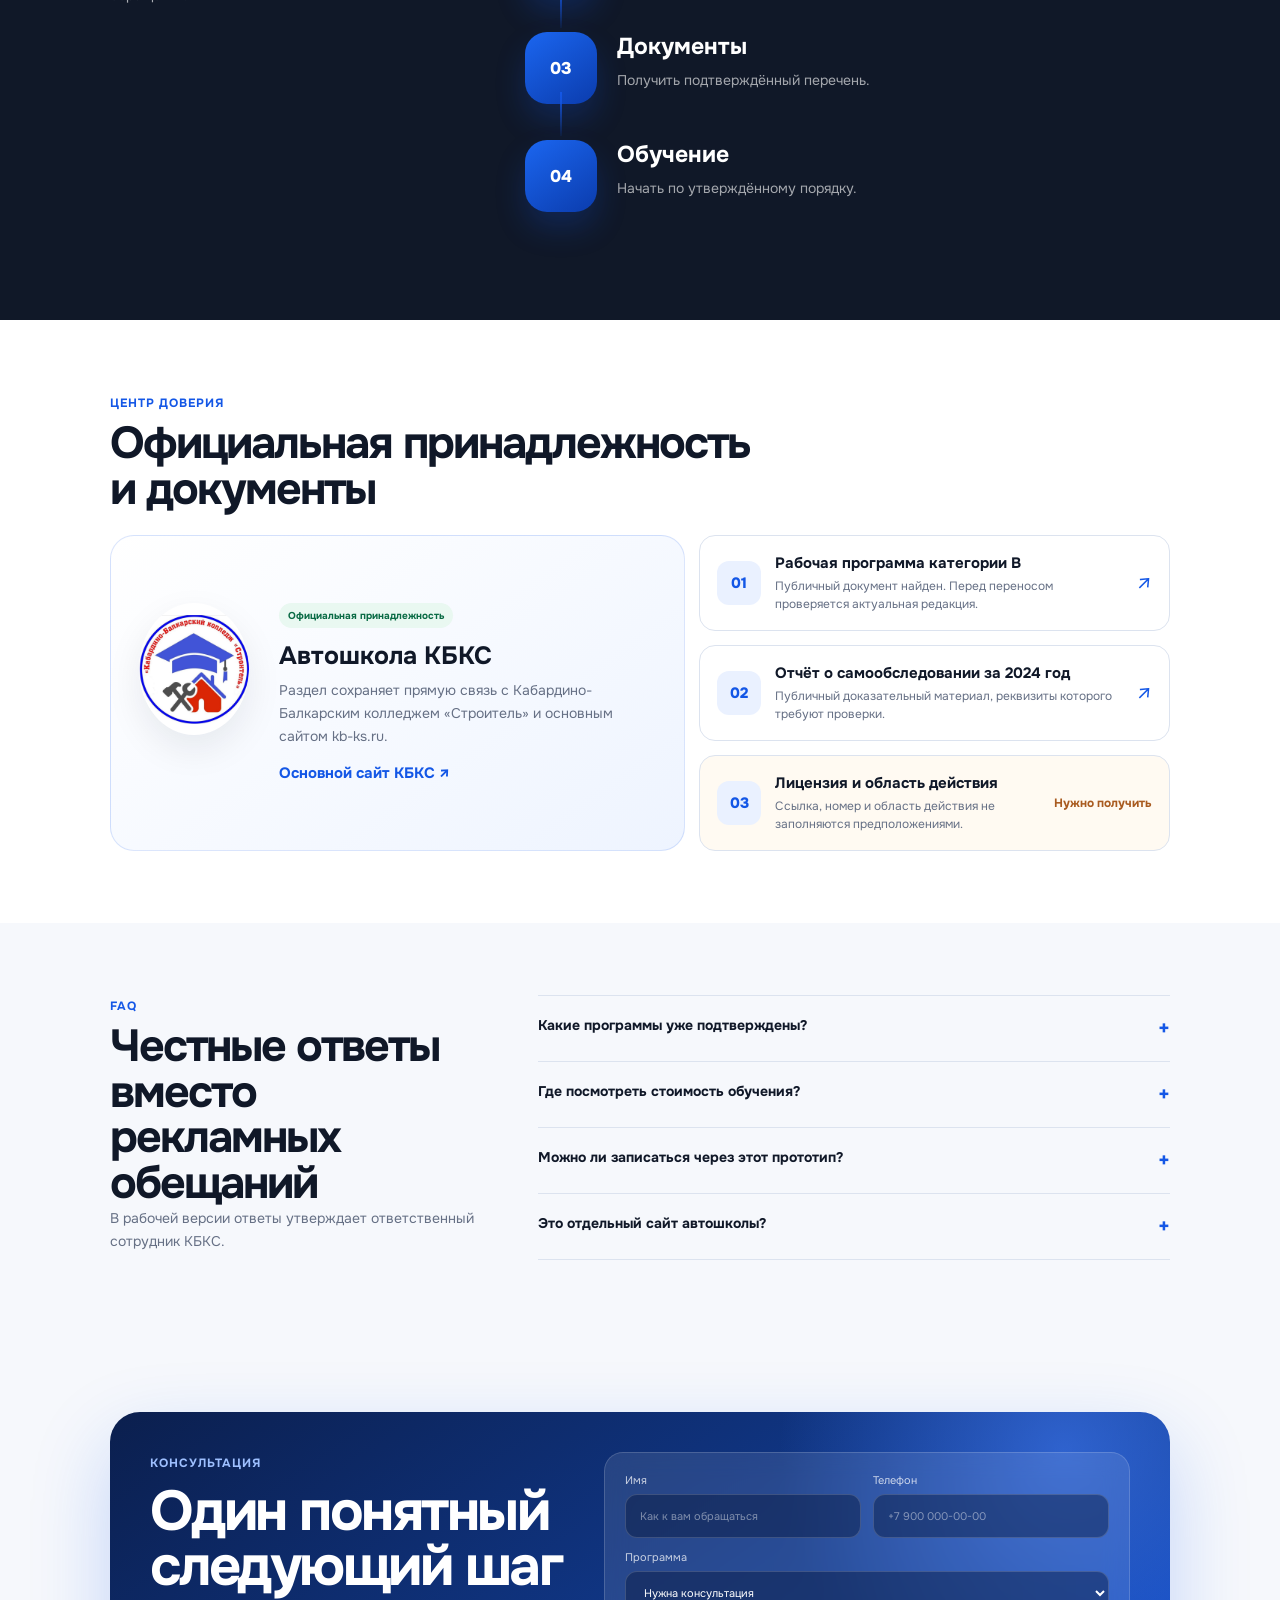
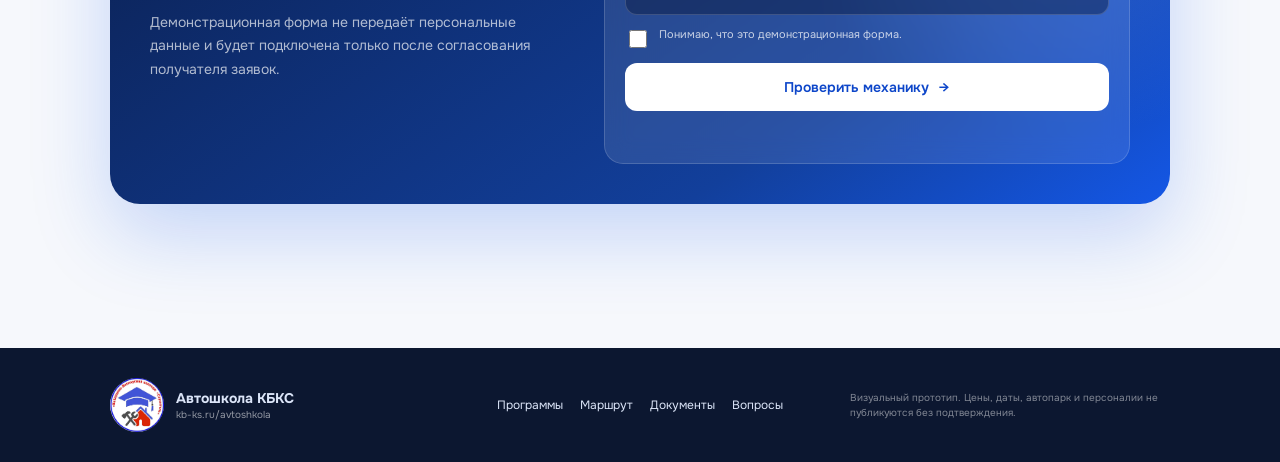
<file: docs/concept-v3/index.html>
<!doctype html>
<html lang="ru">
<head>
  <meta charset="utf-8">
  <meta name="viewport" content="width=device-width, initial-scale=1">
  <meta name="theme-color" content="#f6f8fc">
  <meta name="description" content="Визуальный концепт раздела Автошкола КБКС: маршрут к уверенной езде.">
  <title>Автошкола КБКС — маршрут к уверенной езде</title>
  <link rel="icon" href="../assets/brand/kbks-symbol.png" type="image/png">
  <link rel="preconnect" href="https://fonts.googleapis.com">
  <link rel="preconnect" href="https://fonts.gstatic.com" crossorigin>
  <link href="https://fonts.googleapis.com/css2?family=Onest:wght@400;500;600;700;800&display=swap" rel="stylesheet">
  <link rel="stylesheet" href="./styles.css">
  <script src="./app.js" defer></script>
</head>
<body>
  <a class="skip-link" href="#content">Перейти к содержанию</a>

  <div class="page-shell" id="top">
    <div class="context-bar">
      <div class="container context-bar__inner">
        <a href="https://kb-ks.ru/" target="_blank" rel="noopener noreferrer">← На основной сайт КБКС</a>
        <span>Визуальный концепт · данные публикуются только после подтверждения</span>
      </div>
    </div>

    <header class="site-header" data-header>
      <div class="container site-header__inner">
        <a class="brand" href="#top" aria-label="Автошкола КБКС — наверх">
          <img class="brand__symbol" src="../assets/brand/kbks-symbol.png" alt="" width="112" height="44">
          <span class="brand__copy">
            <strong>Автошкола КБКС</strong>
            <small>Образовательное направление колледжа</small>
          </span>
        </a>

        <button class="menu-button" type="button" aria-expanded="false" aria-controls="site-nav" data-menu-button>
          <span></span><span></span><span></span>
          <b class="sr-only">Открыть меню</b>
        </button>

        <nav class="site-nav" id="site-nav" aria-label="Навигация" data-nav>
          <a href="#programs">Программы</a>
          <a href="#route">Маршрут</a>
          <a href="#trust">Документы</a>
          <a href="#faq">Вопросы</a>
        </nav>

        <a class="button button--primary header-cta" href="#contact">Получить консультацию</a>
      </div>
    </header>

    <main id="content">
      <section class="hero" aria-labelledby="hero-title">
        <div class="hero__ambient hero__ambient--one"></div>
        <div class="hero__ambient hero__ambient--two"></div>
        <div class="container hero__grid">
          <div class="hero__content">
            <div class="eyebrow"><span></span> Автошкола КБКС</div>
            <h1 id="hero-title">Маршрут<br><em>к уверенной езде</em></h1>
            <p class="hero__lead">Понятный раздел внутри официального сайта КБКС: подтверждённые программы, порядок обращения, документы и короткий путь к консультации.</p>

            <div class="hero__actions">
              <a class="button button--primary button--large" href="#programs">Посмотреть программы <span>→</span></a>
              <a class="button button--secondary button--large" href="#trust">Проверить документы</a>
            </div>

            <div class="hero__proofs" aria-label="Принципы раздела">
              <div><span>01</span><p><strong>Внутри kb-ks.ru</strong><small>Не отдельная платформа</small></p></div>
              <div><span>02</span><p><strong>Только подтверждённое</strong><small>Без вымышленных условий</small></p></div>
              <div><span>03</span><p><strong>Понятный следующий шаг</strong><small>Без сложного кабинета</small></p></div>
            </div>
          </div>

          <div class="hero-map" aria-label="Декоративная схема маршрута">
            <div class="hero-map__topography" aria-hidden="true"></div>
            <svg class="hero-map__mountains" viewBox="0 0 820 460" aria-hidden="true">
              <path d="M20 315 150 220l56 42 82-112 96 102 52-57 104 108 82-80 180 110"/>
              <path d="M0 350c160-42 260-24 382-2 148 27 248 29 438-14"/>
              <path d="M0 384c190-22 340 18 520-4 116-14 201-21 300-11"/>
            </svg>
            <svg class="hero-map__route" viewBox="0 0 820 460" role="img" aria-label="Путь от старта к консультации">
              <path class="route-shadow" d="M55 365 C155 280 202 405 300 315 S430 145 515 230 S656 276 758 82"/>
              <path class="route-line" d="M55 365 C155 280 202 405 300 315 S430 145 515 230 S656 276 758 82"/>
              <circle cx="55" cy="365" r="9"/>
              <circle cx="300" cy="315" r="8"/>
              <circle cx="515" cy="230" r="8"/>
              <circle cx="758" cy="82" r="11"/>
            </svg>

            <article class="route-note route-note--start">
              <span>01</span><strong>Старт</strong><small>Открыть раздел</small>
            </article>
            <article class="route-note route-note--middle">
              <span>02</span><strong>Программа</strong><small>Уточнить условия</small>
            </article>
            <article class="route-note route-note--finish">
              <span>03</span><strong>Консультация</strong><small>Следующий шаг</small>
            </article>

            <div class="car-line" aria-label="Декоративный линейный автомобиль, не изображение реального автопарка">
              <svg viewBox="0 0 540 220" role="img">
                <path d="M62 145 95 84c11-20 29-34 52-40l154-32c29-6 58 6 75 28l42 52 57 13c19 4 32 20 32 39v23H62Z"/>
                <path d="M133 83h220l-33-40c-9-11-22-16-36-13l-111 23c-16 3-30 14-40 30Z"/>
                <path d="M223 28v55M346 46l34 44M95 145h57M443 145h64M194 145h209"/>
                <circle cx="165" cy="168" r="34"/><circle cx="421" cy="168" r="34"/>
                <circle cx="165" cy="168" r="14"/><circle cx="421" cy="168" r="14"/>
              </svg>
              <span>Декоративный силуэт автомобиля</span>
            </div>
          </div>
        </div>
      </section>

      <section class="section programs" id="programs" aria-labelledby="programs-title">
        <div class="container">
          <header class="section-heading">
            <div><span class="kicker">Программы</span><h2 id="programs-title">Выбор без выдуманных условий</h2></div>
            <p>Программа, стоимость, сроки и даты набора публикуются только после официального подтверждения.</p>
          </header>

          <div class="program-grid">
            <article class="program-card program-card--featured">
              <div class="program-card__top"><span class="program-code">B</span><span class="status status--ok">Документ найден</span></div>
              <h3>Рабочая программа категории B</h3>
              <p>В текущем разделе КБКС опубликована ссылка на рабочую программу категории B.</p>
              <dl>
                <div><dt>Стоимость</dt><dd>Уточнить</dd></div>
                <div><dt>Срок</dt><dd>После проверки</dd></div>
                <div><dt>Набор</dt><dd>Не опубликован</dd></div>
              </dl>
              <a href="https://kb-ks.ru/2024/12/24/%D0%B0%D0%B2%D1%82%D0%BE%D1%88%D0%BA%D0%BE%D0%BB%D0%B0/" target="_blank" rel="noopener noreferrer">Открыть публикацию <span>↗</span></a>
            </article>

            <article class="program-card">
              <div class="program-card__top"><span class="program-code program-code--muted">C</span><span class="status status--pending">Требует проверки</span></div>
              <h3>Категория C</h3>
              <p>Карточка готова к заполнению, но категория не публикуется как действующая без подтверждения.</p>
              <div class="program-card__placeholder">Условия не подтверждены</div>
            </article>

            <article class="program-card">
              <div class="program-card__top"><span class="program-code program-code--muted">CE</span><span class="status status--pending">Требует проверки</span></div>
              <h3>Категория CE</h3>
              <p>Карточка готова к заполнению, но категория не публикуется как действующая без подтверждения.</p>
              <div class="program-card__placeholder">Условия не подтверждены</div>
            </article>
          </div>
        </div>
      </section>

      <section class="section route-section" id="route" aria-labelledby="route-title">
        <div class="container route-layout">
          <div class="route-layout__intro">
            <span class="kicker">Маршрут</span>
            <h2 id="route-title">Следующий шаг всегда понятен</h2>
            <p>Без фиктивного личного кабинета и сложной платформы. Только подтверждённый путь обращения.</p>
          </div>

          <ol class="route-steps">
            <li><span>01</span><div><strong>Консультация</strong><p>Задать вопрос ответственному сотруднику.</p></div></li>
            <li><span>02</span><div><strong>Условия</strong><p>Уточнить действующую программу и требования.</p></div></li>
            <li><span>03</span><div><strong>Документы</strong><p>Получить подтверждённый перечень.</p></div></li>
            <li><span>04</span><div><strong>Обучение</strong><p>Начать по утверждённому порядку.</p></div></li>
          </ol>
        </div>
      </section>

      <section class="section trust" id="trust" aria-labelledby="trust-title">
        <div class="container">
          <header class="section-heading section-heading--compact">
            <div><span class="kicker">Центр доверия</span><h2 id="trust-title">Официальная принадлежность и документы</h2></div>
          </header>

          <div class="trust-grid">
            <article class="identity-card">
              <img src="../assets/brand/kbks-emblem.png" alt="Эмблема Кабардино-Балкарского колледжа «Строитель»" width="132" height="132">
              <div><span class="status status--ok">Официальная принадлежность</span><h3>Автошкола КБКС</h3><p>Раздел сохраняет прямую связь с Кабардино-Балкарским колледжем «Строитель» и основным сайтом kb-ks.ru.</p><a href="https://kb-ks.ru/" target="_blank" rel="noopener noreferrer">Основной сайт КБКС ↗</a></div>
            </article>

            <article class="document-card"><span>01</span><div><strong>Рабочая программа категории B</strong><p>Публичный документ найден. Перед переносом проверяется актуальная редакция.</p></div><a href="https://kb-ks.ru/2024/12/24/%D0%B0%D0%B2%D1%82%D0%BE%D1%88%D0%BA%D0%BE%D0%BB%D0%B0/" target="_blank" rel="noopener noreferrer" aria-label="Открыть публикацию">↗</a></article>
            <article class="document-card"><span>02</span><div><strong>Отчёт о самообследовании за 2024 год</strong><p>Публичный доказательный материал, реквизиты которого требуют проверки.</p></div><a href="https://kb-ks.ru/2024/12/24/%D0%B0%D0%B2%D1%82%D0%BE%D1%88%D0%BA%D0%BE%D0%BB%D0%B0/" target="_blank" rel="noopener noreferrer" aria-label="Открыть публикацию">↗</a></article>
            <article class="document-card document-card--pending"><span>03</span><div><strong>Лицензия и область действия</strong><p>Ссылка, номер и область действия не заполняются предположениями.</p></div><b>Нужно получить</b></article>
          </div>
        </div>
      </section>

      <section class="section faq" id="faq" aria-labelledby="faq-title">
        <div class="container faq-layout">
          <div><span class="kicker">FAQ</span><h2 id="faq-title">Честные ответы вместо рекламных обещаний</h2><p>В рабочей версии ответы утверждает ответственный сотрудник КБКС.</p></div>
          <div class="faq-list">
            <details><summary>Какие программы уже подтверждены?<span>+</span></summary><p>На публичной странице найдена ссылка на рабочую программу категории B. Остальные категории не выводятся как действующие до проверки.</p></details>
            <details><summary>Где посмотреть стоимость обучения?<span>+</span></summary><p>Стоимость появится только после подтверждения бухгалтерией или ответственным сотрудником.</p></details>
            <details><summary>Можно ли записаться через этот прототип?<span>+</span></summary><p>Нет. Форма ниже демонстрирует будущую механику и не отправляет реальные данные.</p></details>
            <details><summary>Это отдельный сайт автошколы?<span>+</span></summary><p>Нет. Раздел проектируется внутри kb-ks.ru и сохраняет юридическую принадлежность КБКС.</p></details>
          </div>
        </div>
      </section>

      <section class="section contact" id="contact" aria-labelledby="contact-title">
        <div class="container contact-card">
          <div class="contact-card__copy"><span class="kicker kicker--light">Консультация</span><h2 id="contact-title">Один понятный следующий шаг</h2><p>Демонстрационная форма не передаёт персональные данные и будет подключена только после согласования получателя заявок.</p></div>
          <form class="contact-form" data-demo-form novalidate>
            <label>Имя<input type="text" name="name" placeholder="Как к вам обращаться" required></label>
            <label>Телефон<input type="tel" name="phone" placeholder="+7 900 000-00-00" required></label>
            <label>Программа<select name="program"><option>Нужна консультация</option><option>Категория B</option></select></label>
            <label class="consent"><input type="checkbox" required><span>Понимаю, что это демонстрационная форма.</span></label>
            <button class="button button--white button--large" type="submit">Проверить механику <span>→</span></button>
            <p class="form-message" role="status" aria-live="polite" data-form-message></p>
          </form>
        </div>
      </section>
    </main>

    <footer class="footer">
      <div class="container footer__grid">
        <a class="brand brand--footer" href="#top"><img src="../assets/brand/kbks-emblem.png" alt="" width="64" height="64"><span class="brand__copy"><strong>Автошкола КБКС</strong><small>kb-ks.ru/avtoshkola</small></span></a>
        <nav aria-label="Навигация в подвале"><a href="#programs">Программы</a><a href="#route">Маршрут</a><a href="#trust">Документы</a><a href="#faq">Вопросы</a></nav>
        <p>Визуальный прототип. Цены, даты, автопарк и персоналии не публикуются без подтверждения.</p>
      </div>
    </footer>
  </div>
</body>
</html>
</file>
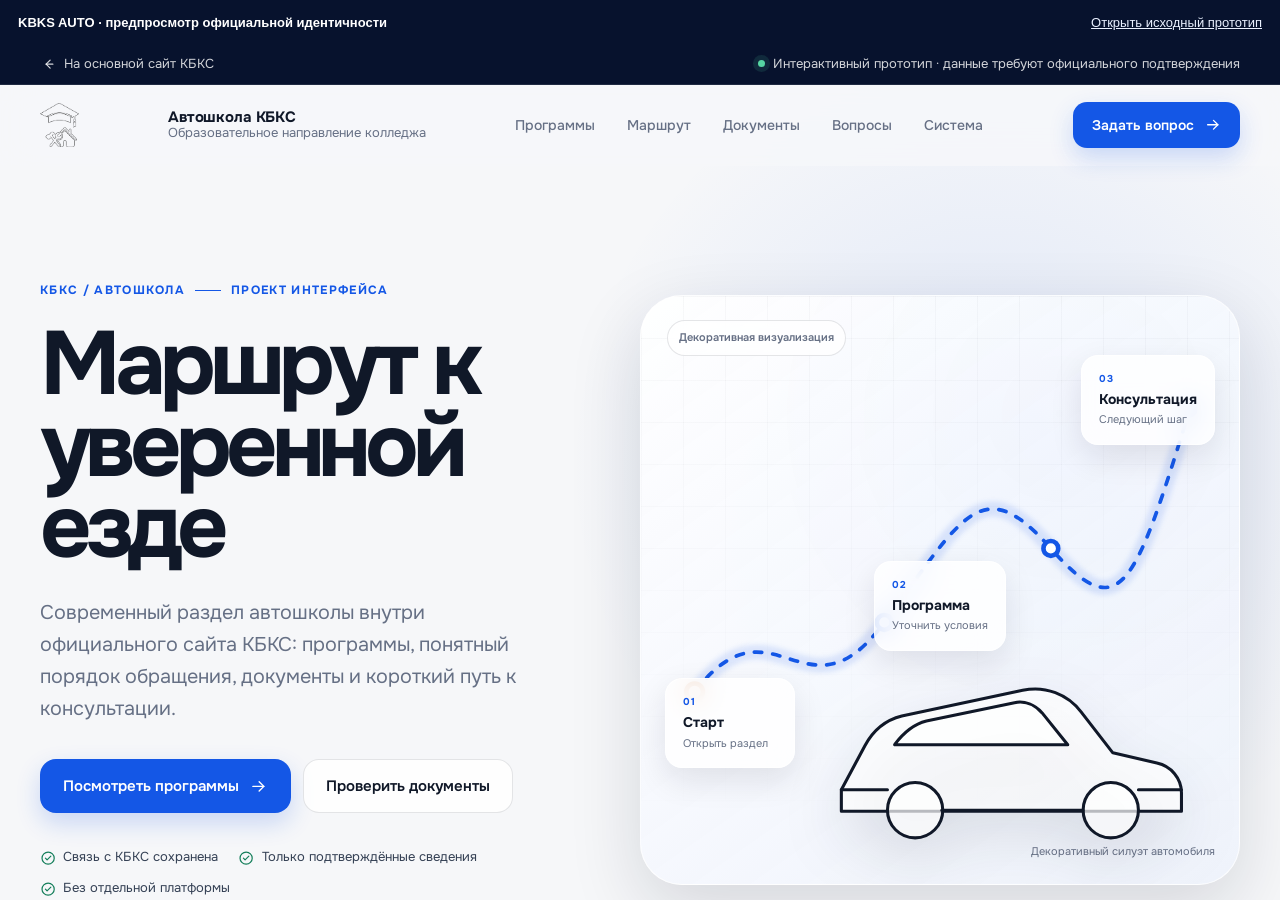
<file: docs/brand-preview.html>
<!doctype html>
<html lang="ru">
<head>
  <meta charset="utf-8">
  <meta name="viewport" content="width=device-width, initial-scale=1">
  <meta name="theme-color" content="#f6f7f9">
  <title>КБКС · Автошкола — брендированный прототип</title>
  <link rel="icon" href="./assets/brand/kbks-symbol.png" type="image/png">
  <style>
    html,
    body {
      height: 100%;
      margin: 0;
      background: #eef2f8;
      font-family: Arial, sans-serif;
    }

    .preview {
      display: grid;
      grid-template-rows: 44px minmax(0, 1fr);
      height: 100%;
    }

    .preview__bar {
      display: flex;
      align-items: center;
      justify-content: space-between;
      gap: 16px;
      padding: 0 18px;
      color: #eaf1ff;
      background: #07122d;
      font-size: 13px;
    }

    .preview__bar strong {
      color: #fff;
    }

    .preview__bar a {
      color: inherit;
    }

    .preview__frame {
      width: 100%;
      height: 100%;
      border: 0;
      background: #f6f7f9;
    }
  </style>
</head>
<body>
  <div class="preview">
    <div class="preview__bar">
      <strong>KBKS AUTO · предпросмотр официальной идентичности</strong>
      <a href="./index.html" target="_blank" rel="noopener noreferrer">Открыть исходный прототип</a>
    </div>
    <iframe
      class="preview__frame"
      id="kbks-preview-frame"
      src="./index.html"
      title="Брендированный прототип Автошколы КБКС"
    ></iframe>
  </div>

  <script>
    (() => {
      'use strict';

      const frame = document.querySelector('#kbks-preview-frame');
      if (!frame) return;

      frame.addEventListener('load', () => {
        const doc = frame.contentDocument;
        if (!doc) return;

        const favicon = doc.createElement('link');
        favicon.rel = 'icon';
        favicon.type = 'image/png';
        favicon.href = './assets/brand/kbks-symbol.png';
        doc.head.append(favicon);

        const brandStyles = doc.createElement('style');
        brandStyles.textContent = `
          .kbks-auto-brand__symbol {
            display: block;
            width: 116px;
            height: 44px;
            flex: 0 0 116px;
            object-fit: contain;
            object-position: left center;
          }

          .kbks-auto-brand__emblem {
            display: block;
            width: 64px;
            height: 64px;
            flex: 0 0 64px;
            object-fit: contain;
            border-radius: 50%;
            background: #fff;
          }

          .kbks-auto-brand__text strong {
            font-size: 15px;
            letter-spacing: -0.01em;
          }

          .kbks-auto-identity-card {
            grid-column: 1 / -1;
            display: grid;
            grid-template-columns: auto minmax(0, 1fr);
            align-items: center;
            gap: 24px;
            padding: 28px;
            border: 1px solid var(--auto-border);
            border-radius: var(--auto-radius-large);
            background: linear-gradient(135deg, #fff 0%, var(--auto-primary-faint) 100%);
            box-shadow: var(--auto-shadow-subtle);
          }

          .kbks-auto-identity-card__emblem {
            display: block;
            width: 112px;
            height: 112px;
            object-fit: contain;
            border-radius: 50%;
            background: #fff;
            box-shadow: 0 10px 30px rgba(16, 24, 40, 0.08);
          }

          .kbks-auto-identity-card h3 {
            margin: 10px 0 8px;
          }

          .kbks-auto-identity-card p {
            max-width: 68ch;
            color: var(--auto-muted);
          }

          @media (max-width: 767px) {
            .kbks-auto-brand__symbol {
              width: 84px;
              height: 36px;
              flex-basis: 84px;
            }

            .kbks-auto-brand__text span {
              display: none;
            }

            .kbks-auto-identity-card {
              grid-template-columns: 1fr;
              align-items: start;
            }

            .kbks-auto-identity-card__emblem {
              width: 88px;
              height: 88px;
            }
          }
        `;
        doc.head.append(brandStyles);

        const headerBrand = doc.querySelector('.kbks-auto-header .kbks-auto-brand');
        if (headerBrand) {
          headerBrand.setAttribute('aria-label', 'Автошкола КБКС — наверх');
          headerBrand.innerHTML = `
            <img
              class="kbks-auto-brand__symbol"
              src="./assets/brand/kbks-symbol.png"
              alt=""
              width="116"
              height="44"
            >
            <span class="kbks-auto-brand__text">
              <strong>Автошкола КБКС</strong>
              <span>Образовательное направление колледжа</span>
            </span>
          `;
        }

        const carCaption = doc.querySelector('.kbks-auto-car-illustration > span');
        if (carCaption) {
          carCaption.textContent = 'Декоративный силуэт автомобиля';
        }

        const trustLayout = doc.querySelector('.kbks-auto-trust-layout');
        if (trustLayout && !trustLayout.querySelector('.kbks-auto-identity-card')) {
          trustLayout.insertAdjacentHTML('afterbegin', `
            <article class="kbks-auto-identity-card">
              <img
                class="kbks-auto-identity-card__emblem"
                src="./assets/brand/kbks-emblem.png"
                alt="Эмблема Кабардино-Балкарского колледжа «Строитель»"
                width="112"
                height="112"
              >
              <div>
                <span class="kbks-auto-status kbks-auto-status--confirmed">Официальная принадлежность</span>
                <h3>Автошкола КБКС</h3>
                <p>Раздел сохраняет прямую связь с ГБПОУ «Кабардино-Балкарский колледж „Строитель“» и использует официальную эмблему учреждения.</p>
                <a class="kbks-auto-text-link" href="https://kb-ks.ru/" target="_blank" rel="noopener noreferrer">
                  Перейти на основной сайт КБКС
                  <svg aria-hidden="true"><use href="#icon-arrow-up-right"></use></svg>
                </a>
              </div>
            </article>
          `);
        }

        const footerBrand = doc.querySelector('.kbks-auto-footer .kbks-auto-brand');
        if (footerBrand) {
          footerBrand.setAttribute('aria-label', 'Автошкола КБКС — наверх');
          footerBrand.innerHTML = `
            <img
              class="kbks-auto-brand__emblem"
              src="./assets/brand/kbks-emblem.png"
              alt=""
              width="64"
              height="64"
            >
            <span class="kbks-auto-brand__text">
              <strong>Автошкола КБКС</strong>
              <span>kb-ks.ru/avtoshkola</span>
            </span>
          `;
        }
      });
    })();
  </script>
</body>
</html>
</file>
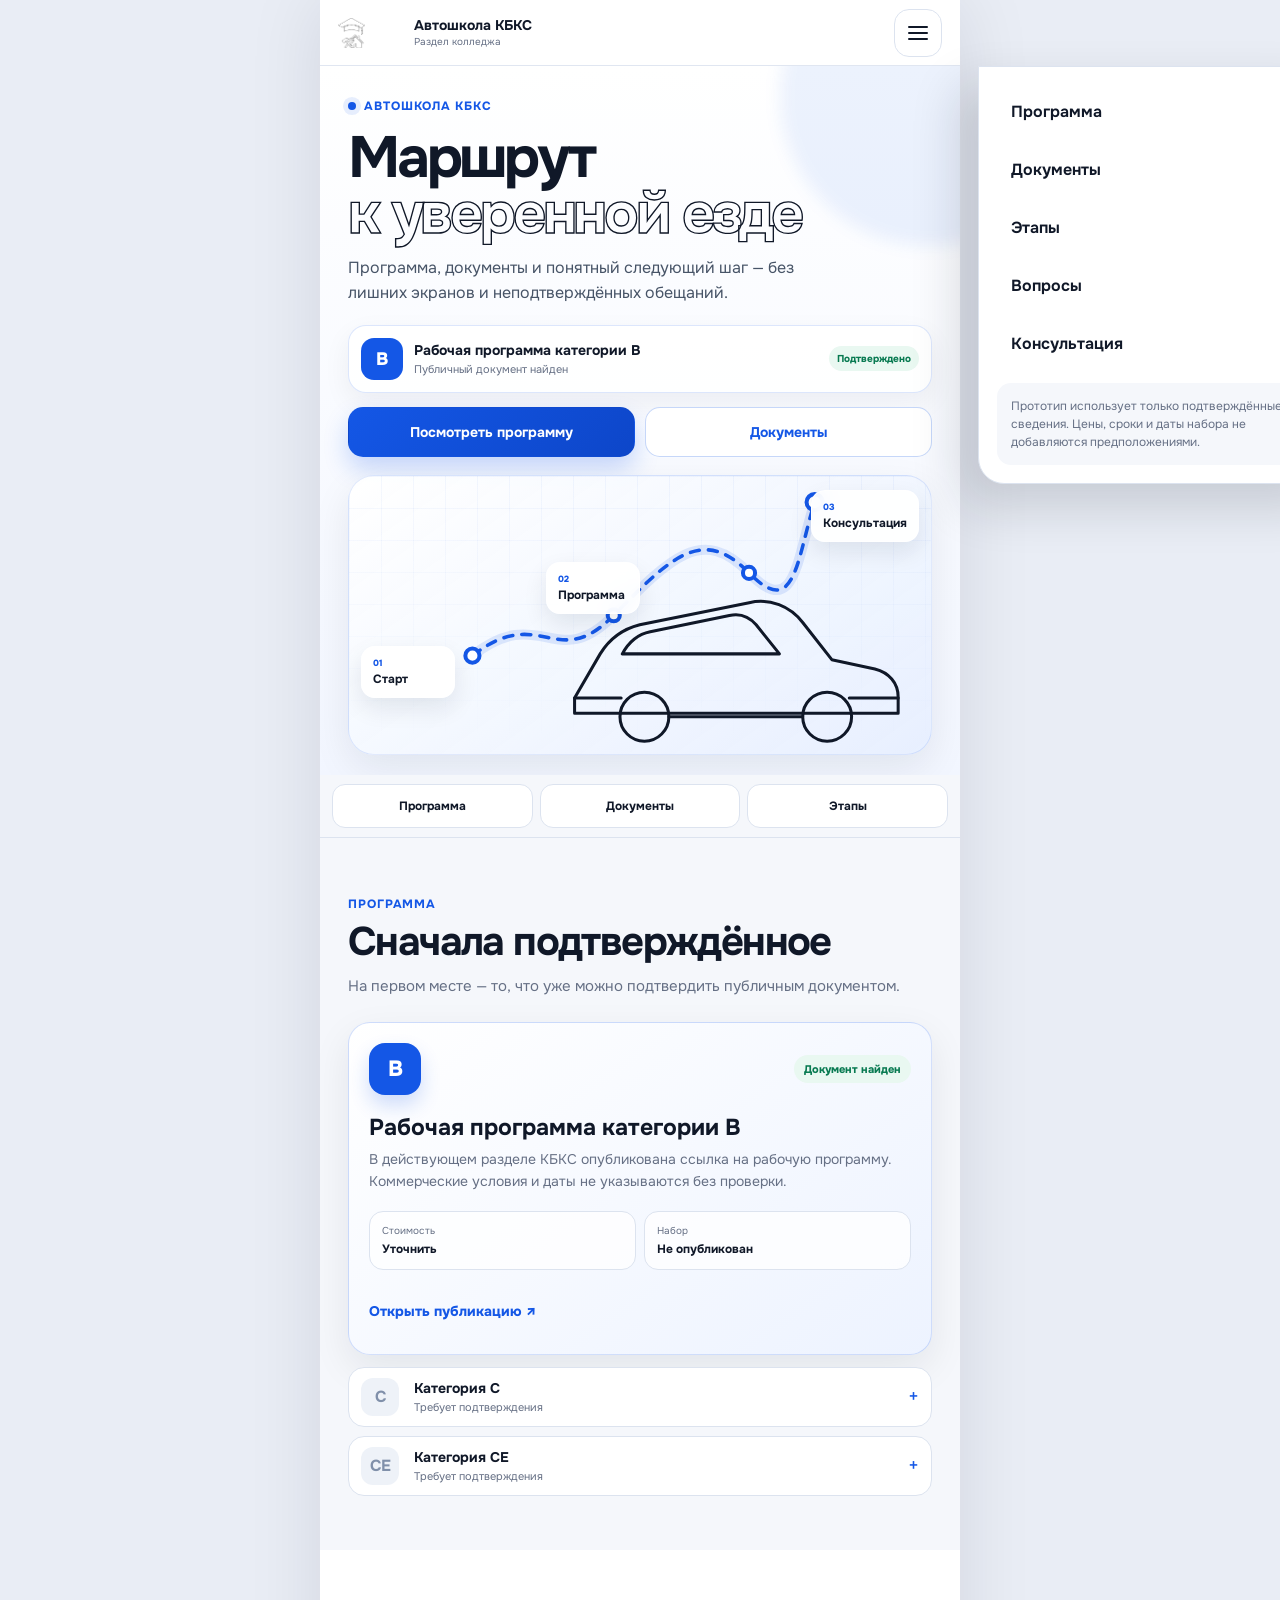
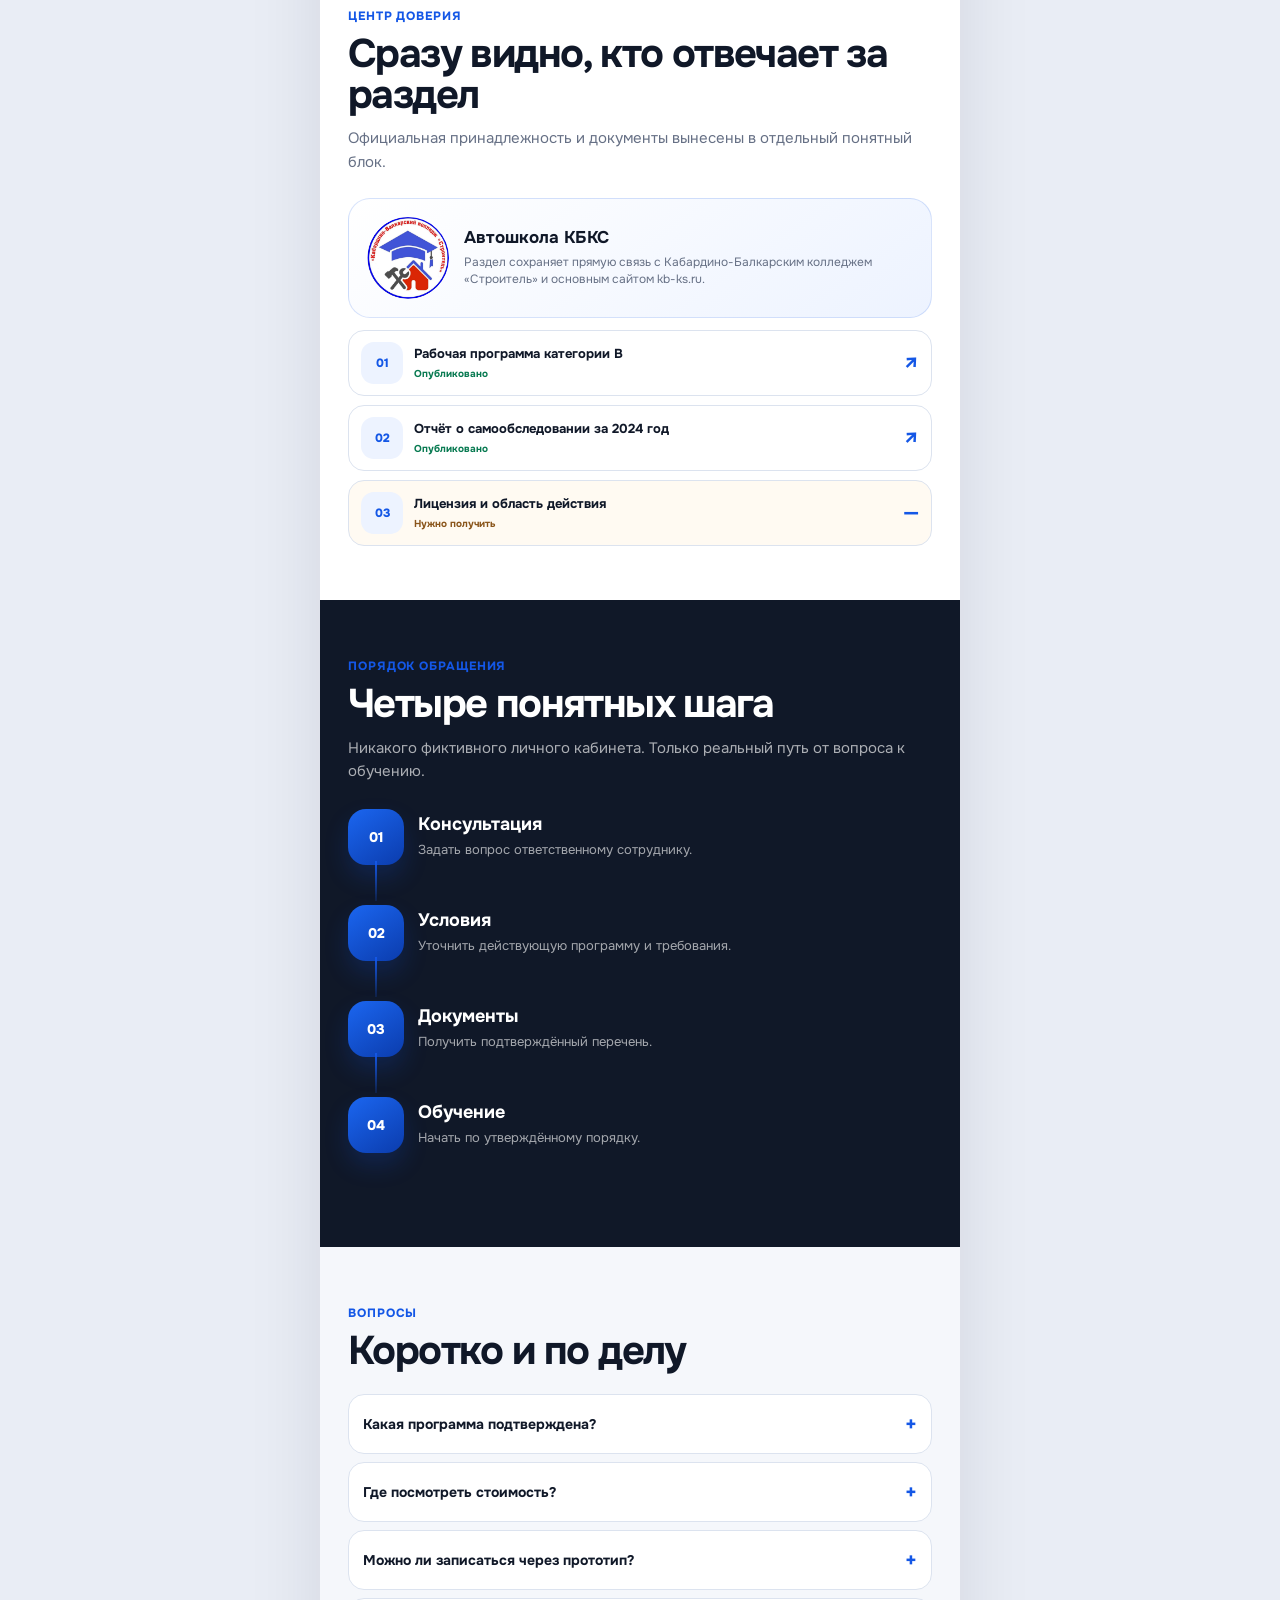
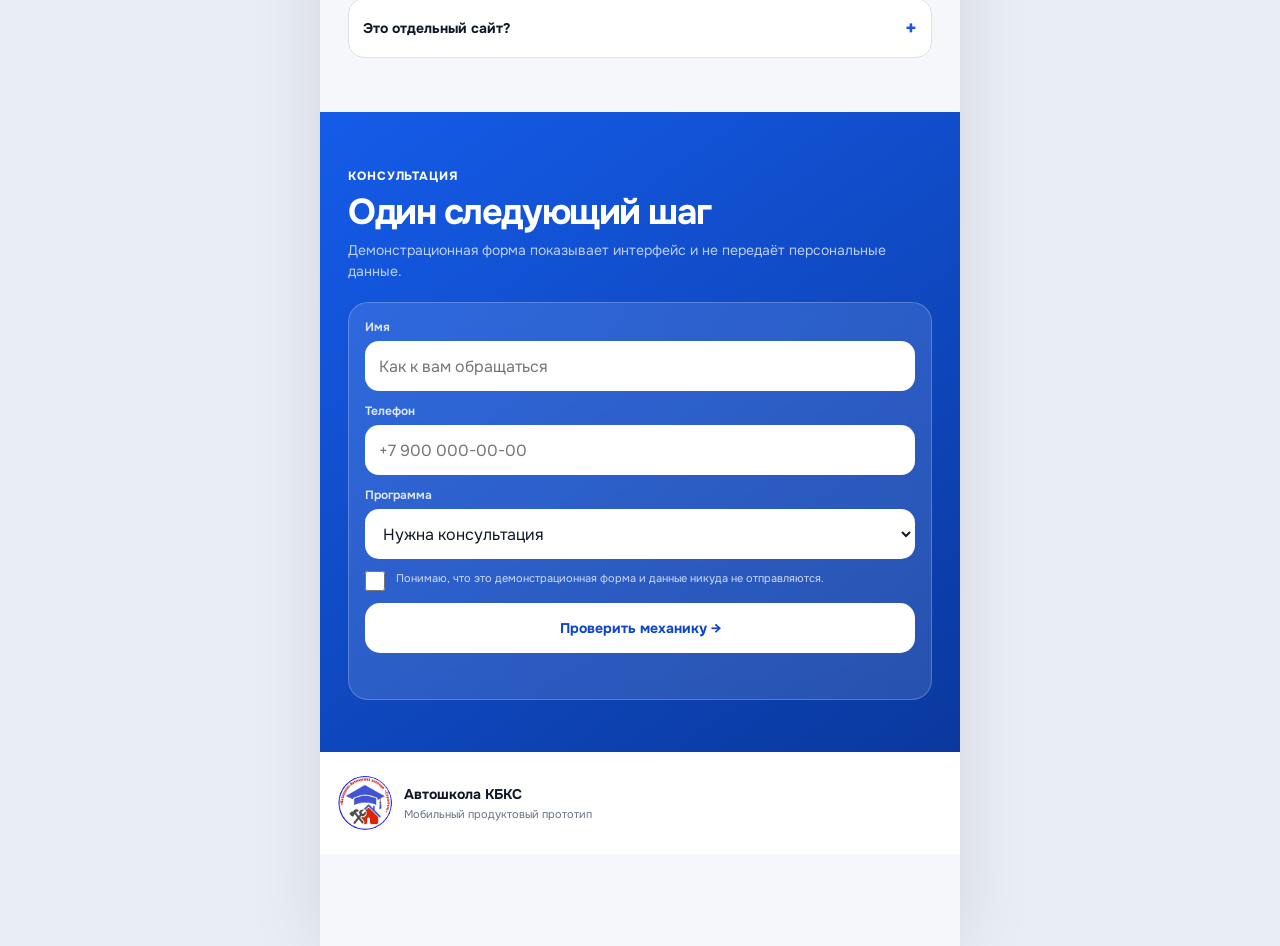
<file: docs/concept-v3/mobile.html>
<!doctype html>
<html lang="ru">
<head>
  <meta charset="utf-8">
  <meta name="viewport" content="width=device-width, initial-scale=1, viewport-fit=cover">
  <meta name="theme-color" content="#ffffff">
  <meta name="description" content="Мобильный концепт раздела Автошкола КБКС: программа категории B, документы и путь к консультации.">
  <title>Автошкола КБКС — мобильная версия</title>
  <link rel="icon" href="../assets/brand/kbks-symbol.png" type="image/png">
  <link rel="preconnect" href="https://fonts.googleapis.com">
  <link rel="preconnect" href="https://fonts.gstatic.com" crossorigin>
  <link href="https://fonts.googleapis.com/css2?family=Onest:wght@400;500;600;700;800&display=swap" rel="stylesheet">
  <link rel="stylesheet" href="./mobile-first.css">
  <script src="./mobile-first.js" defer></script>
</head>
<body class="mobile-showcase">
  <a class="mf-skip" href="#mf-content">Перейти к содержанию</a>

  <div class="mf-shell" id="mf-top">
    <header class="mf-header">
      <a class="mf-brand" href="#mf-top" aria-label="Автошкола КБКС — наверх">
        <img src="../assets/brand/kbks-symbol.png" alt="" width="66" height="30">
        <span>
          <strong>Автошкола КБКС</strong>
          <small>Раздел колледжа</small>
        </span>
      </a>

      <button class="mf-menu-button" type="button" aria-expanded="false" aria-controls="mf-drawer" aria-label="Открыть меню" data-mf-menu-button>
        <i aria-hidden="true"></i>
      </button>
    </header>

    <div class="mf-drawer-backdrop" data-mf-backdrop></div>
    <aside class="mf-drawer" id="mf-drawer" aria-hidden="true" data-mf-drawer>
      <nav aria-label="Навигация мобильной версии">
        <a href="#mf-programs">Программа</a>
        <a href="#mf-trust">Документы</a>
        <a href="#mf-route">Этапы</a>
        <a href="#mf-faq">Вопросы</a>
        <a href="#mf-contact">Консультация</a>
      </nav>
      <p class="mf-drawer__note">Прототип использует только подтверждённые сведения. Цены, сроки и даты набора не добавляются предположениями.</p>
    </aside>

    <main class="mf-main" id="mf-content">
      <section class="mf-hero" aria-labelledby="mf-hero-title" data-mf-hero>
        <div class="mf-eyebrow">Автошкола КБКС</div>
        <h1 id="mf-hero-title">Маршрут<br><span>к уверенной езде</span></h1>
        <p class="mf-hero__lead">Программа, документы и понятный следующий шаг — без лишних экранов и неподтверждённых обещаний.</p>

        <article class="mf-confirmed" aria-label="Подтверждённая программа">
          <span class="mf-confirmed__code">B</span>
          <div>
            <strong>Рабочая программа категории B</strong>
            <small>Публичный документ найден</small>
          </div>
          <span class="mf-confirmed__status">Подтверждено</span>
        </article>

        <div class="mf-actions">
          <a class="mf-button mf-button--primary" href="#mf-programs">Посмотреть программу</a>
          <a class="mf-button mf-button--secondary" href="#mf-trust">Документы</a>
        </div>

        <div class="mf-visual" aria-label="Декоративная схема маршрута">
          <svg class="mf-visual__route" viewBox="0 0 380 210" role="img" aria-label="Маршрут от старта к консультации">
            <path class="mf-route-shadow" d="M24 174 C92 121 107 192 164 134 S252 45 298 92 S345 79 363 22"/>
            <path class="mf-route-line" d="M24 174 C92 121 107 192 164 134 S252 45 298 92 S345 79 363 22"/>
            <circle cx="24" cy="174" r="7"/>
            <circle cx="164" cy="134" r="6"/>
            <circle cx="298" cy="92" r="6"/>
            <circle cx="363" cy="22" r="8"/>
          </svg>

          <article class="mf-note mf-note--one"><span>01</span><strong>Старт</strong></article>
          <article class="mf-note mf-note--two"><span>02</span><strong>Программа</strong></article>
          <article class="mf-note mf-note--three"><span>03</span><strong>Консультация</strong></article>

          <div class="mf-car" aria-label="Декоративный силуэт автомобиля, не изображение реального автопарка">
            <svg viewBox="0 0 330 132" role="img">
              <path d="M34 86 56 48c8-13 18-21 34-25l94-19c18-4 35 3 46 17l25 32 37 8c12 3 20 12 20 24v14H34Z"/>
              <path d="M75 48h135l-20-25c-6-7-14-10-23-8l-68 14c-10 2-18 8-24 19Z"/>
              <circle cx="94" cy="102" r="21"/>
              <circle cx="251" cy="102" r="21"/>
              <path d="M115 102h115M34 86h40M270 86h42"/>
            </svg>
          </div>
        </div>
      </section>

      <nav class="mf-quick-nav" aria-label="Быстрые разделы">
        <a href="#mf-programs">Программа</a>
        <a href="#mf-trust">Документы</a>
        <a href="#mf-route">Этапы</a>
      </nav>

      <section class="mf-section" id="mf-programs" aria-labelledby="mf-programs-title">
        <span class="mf-kicker">Программа</span>
        <h2 id="mf-programs-title">Сначала подтверждённое</h2>
        <p class="mf-section__intro">На первом месте — то, что уже можно подтвердить публичным документом.</p>

        <article class="mf-program-card">
          <div class="mf-program-card__top">
            <span class="mf-program-code">B</span>
            <span class="mf-status mf-status--ok">Документ найден</span>
          </div>
          <h3>Рабочая программа категории B</h3>
          <p>В действующем разделе КБКС опубликована ссылка на рабочую программу. Коммерческие условия и даты не указываются без проверки.</p>

          <div class="mf-facts">
            <div><span>Стоимость</span><strong>Уточнить</strong></div>
            <div><span>Набор</span><strong>Не опубликован</strong></div>
          </div>

          <a class="mf-text-link" href="https://kb-ks.ru/2024/12/24/%D0%B0%D0%B2%D1%82%D0%BE%D1%88%D0%BA%D0%BE%D0%BB%D0%B0/" target="_blank" rel="noopener noreferrer">Открыть публикацию&nbsp;↗</a>
        </article>

        <div class="mf-pending-list" aria-label="Категории, требующие подтверждения">
          <details>
            <summary>
              <b>C</b>
              <span><strong>Категория C</strong><small>Требует подтверждения</small></span>
            </summary>
            <p>Не выводится как действующая программа до официальной проверки.</p>
          </details>
          <details>
            <summary>
              <b>CE</b>
              <span><strong>Категория CE</strong><small>Требует подтверждения</small></span>
            </summary>
            <p>Не выводится как действующая программа до официальной проверки.</p>
          </details>
        </div>
      </section>

      <section class="mf-section mf-section--white" id="mf-trust" aria-labelledby="mf-trust-title">
        <span class="mf-kicker">Центр доверия</span>
        <h2 id="mf-trust-title">Сразу видно, кто отвечает за раздел</h2>
        <p class="mf-section__intro">Официальная принадлежность и документы вынесены в отдельный понятный блок.</p>

        <article class="mf-identity">
          <img src="../assets/brand/kbks-emblem.png" alt="Эмблема Кабардино-Балкарского колледжа «Строитель»" width="82" height="82">
          <div>
            <strong>Автошкола КБКС</strong>
            <p>Раздел сохраняет прямую связь с Кабардино-Балкарским колледжем «Строитель» и основным сайтом kb-ks.ru.</p>
          </div>
        </article>

        <div class="mf-documents">
          <a class="mf-document" href="https://kb-ks.ru/2024/12/24/%D0%B0%D0%B2%D1%82%D0%BE%D1%88%D0%BA%D0%BE%D0%BB%D0%B0/" target="_blank" rel="noopener noreferrer">
            <span>01</span>
            <div><strong>Рабочая программа категории B</strong><small>Опубликовано</small></div>
            <b>↗</b>
          </a>
          <a class="mf-document" href="https://kb-ks.ru/2024/12/24/%D0%B0%D0%B2%D1%82%D0%BE%D1%88%D0%BA%D0%BE%D0%BB%D0%B0/" target="_blank" rel="noopener noreferrer">
            <span>02</span>
            <div><strong>Отчёт о самообследовании за 2024 год</strong><small>Опубликовано</small></div>
            <b>↗</b>
          </a>
          <article class="mf-document mf-document--pending">
            <span>03</span>
            <div><strong>Лицензия и область действия</strong><small>Нужно получить</small></div>
            <b>—</b>
          </article>
        </div>
      </section>

      <section class="mf-section mf-section--dark" id="mf-route" aria-labelledby="mf-route-title">
        <span class="mf-kicker">Порядок обращения</span>
        <h2 id="mf-route-title">Четыре понятных шага</h2>
        <p class="mf-section__intro">Никакого фиктивного личного кабинета. Только реальный путь от вопроса к обучению.</p>

        <ol class="mf-steps">
          <li><span>01</span><div><strong>Консультация</strong><p>Задать вопрос ответственному сотруднику.</p></div></li>
          <li><span>02</span><div><strong>Условия</strong><p>Уточнить действующую программу и требования.</p></div></li>
          <li><span>03</span><div><strong>Документы</strong><p>Получить подтверждённый перечень.</p></div></li>
          <li><span>04</span><div><strong>Обучение</strong><p>Начать по утверждённому порядку.</p></div></li>
        </ol>
      </section>

      <section class="mf-section" id="mf-faq" aria-labelledby="mf-faq-title">
        <span class="mf-kicker">Вопросы</span>
        <h2 id="mf-faq-title">Коротко и по делу</h2>

        <div class="mf-faq">
          <details>
            <summary>Какая программа подтверждена?</summary>
            <p>На публичной странице найдена рабочая программа категории B.</p>
          </details>
          <details>
            <summary>Где посмотреть стоимость?</summary>
            <p>Она появится только после подтверждения ответственным сотрудником или бухгалтерией.</p>
          </details>
          <details>
            <summary>Можно ли записаться через прототип?</summary>
            <p>Нет. Сейчас форма показывает только будущую механику интерфейса.</p>
          </details>
          <details>
            <summary>Это отдельный сайт?</summary>
            <p>Нет. Раздел проектируется внутри kb-ks.ru и сохраняет принадлежность КБКС.</p>
          </details>
        </div>
      </section>

      <section class="mf-contact" id="mf-contact" aria-labelledby="mf-contact-title">
        <span class="mf-kicker" style="color:#fff">Консультация</span>
        <h2 id="mf-contact-title">Один следующий шаг</h2>
        <p>Демонстрационная форма показывает интерфейс и не передаёт персональные данные.</p>

        <form class="mf-form" data-mf-form novalidate>
          <div class="mf-field">
            <label for="mf-name">Имя</label>
            <input id="mf-name" name="name" type="text" autocomplete="name" placeholder="Как к вам обращаться" required>
          </div>
          <div class="mf-field">
            <label for="mf-phone">Телефон</label>
            <input id="mf-phone" name="phone" type="tel" inputmode="tel" autocomplete="tel" placeholder="+7 900 000-00-00" required>
          </div>
          <div class="mf-field">
            <label for="mf-program">Программа</label>
            <select id="mf-program" name="program">
              <option value="consultation">Нужна консультация</option>
              <option value="b">Категория B</option>
            </select>
          </div>
          <label class="mf-consent">
            <input type="checkbox" required>
            <span>Понимаю, что это демонстрационная форма и данные никуда не отправляются.</span>
          </label>
          <button class="mf-button mf-button--light mf-button--full" type="submit">Проверить механику&nbsp;→</button>
          <p class="mf-form-message" role="status" aria-live="polite" data-mf-form-message></p>
        </form>
      </section>
    </main>

    <footer class="mf-footer">
      <img src="../assets/brand/kbks-emblem.png" alt="" width="54" height="54">
      <div>
        <strong>Автошкола КБКС</strong>
        <small>Мобильный продуктовый прототип</small>
      </div>
    </footer>

    <a class="mf-sticky-cta is-hidden" href="#mf-contact" data-mf-sticky-cta>Получить консультацию</a>
  </div>
</body>
</html>
</file>
<file: docs/styles.css>
/*
 * KBKS AUTO DESIGN SYSTEM — interactive prototype
 * All product styles are scoped inside .kbks-auto to mirror future WordPress isolation.
 */

:root {
  color-scheme: light;
  font-synthesis: none;
  text-rendering: optimizeLegibility;
}

* {
  box-sizing: border-box;
}

html {
  scroll-behavior: smooth;
}

body {
  margin: 0;
  background: #f6f7f9;
}

button,
input,
select {
  font: inherit;
}

button,
a {
  -webkit-tap-highlight-color: transparent;
}

.kbks-auto {
  --auto-primary: #1457e6;
  --auto-primary-hover: #0f46bd;
  --auto-primary-active: #0b399d;
  --auto-primary-soft: #eaf1ff;
  --auto-primary-faint: #f4f7ff;
  --auto-ink: #101828;
  --auto-ink-soft: #344054;
  --auto-muted: #667085;
  --auto-muted-light: #98a2b3;
  --auto-background: #f6f7f9;
  --auto-surface: #ffffff;
  --auto-surface-cool: #f0f3f8;
  --auto-border: rgba(16, 24, 40, 0.11);
  --auto-success: #157f5b;
  --auto-success-soft: #e9f7f1;
  --auto-warning: #c66524;
  --auto-warning-soft: #fff2e8;
  --auto-error: #bd2c2c;
  --auto-error-soft: #fff0f0;
  --auto-dark: #07122d;
  --auto-dark-soft: #0f1e44;
  --auto-font-family: "Onest", "Manrope", Arial, sans-serif;
  --auto-space-1: 4px;
  --auto-space-2: 8px;
  --auto-space-3: 12px;
  --auto-space-4: 16px;
  --auto-space-6: 24px;
  --auto-space-8: 32px;
  --auto-space-12: 48px;
  --auto-space-16: 64px;
  --auto-space-24: 96px;
  --auto-space-32: 128px;
  --auto-radius-small: 10px;
  --auto-radius-medium: 18px;
  --auto-radius-large: 30px;
  --auto-radius-pill: 999px;
  --auto-shadow-subtle: 0 1px 2px rgba(16, 24, 40, 0.05);
  --auto-shadow-raised: 0 16px 40px rgba(16, 24, 40, 0.09);
  --auto-shadow-overlay: 0 24px 72px rgba(16, 24, 40, 0.14);
  --auto-container: 1200px;
  --auto-container-wide: 1400px;
  --auto-mobile-padding: 20px;
  min-height: 100vh;
  overflow: clip;
  color: var(--auto-ink);
  background: var(--auto-background);
  font-family: var(--auto-font-family);
  font-size: 16px;
  line-height: 1.6;
}

.kbks-auto *,
.kbks-auto *::before,
.kbks-auto *::after {
  box-sizing: border-box;
}

.kbks-auto :where(h1, h2, h3, p, ul) {
  margin-block-start: 0;
}

.kbks-auto :where(a) {
  color: inherit;
}

.kbks-auto :where(svg) {
  width: 1.25em;
  height: 1.25em;
  fill: none;
  stroke: currentColor;
  stroke-linecap: round;
  stroke-linejoin: round;
  stroke-width: 1.8;
}

.kbks-auto :focus-visible,
.kbks-auto-skip:focus-visible {
  outline: 3px solid var(--auto-primary);
  outline-offset: 4px;
}

.kbks-auto-sprite {
  position: absolute;
  width: 0;
  height: 0;
  overflow: hidden;
}

.kbks-auto-skip {
  position: fixed;
  z-index: 1000;
  top: 12px;
  left: 12px;
  padding: 12px 16px;
  border-radius: 10px;
  color: #fff;
  background: #101828;
  text-decoration: none;
  transform: translateY(-160%);
  transition: transform 180ms ease;
}

.kbks-auto-skip:focus {
  transform: translateY(0);
}

.kbks-auto-visually-hidden {
  position: absolute !important;
  width: 1px !important;
  height: 1px !important;
  padding: 0 !important;
  margin: -1px !important;
  overflow: hidden !important;
  clip: rect(0, 0, 0, 0) !important;
  white-space: nowrap !important;
  border: 0 !important;
}

.kbks-auto-container {
  width: min(calc(100% - 48px), var(--auto-container));
  margin-inline: auto;
}

.kbks-auto-context-bar {
  position: relative;
  z-index: 51;
  border-bottom: 1px solid rgba(255, 255, 255, 0.1);
  color: rgba(255, 255, 255, 0.82);
  background: var(--auto-dark);
  font-size: 13px;
}

.kbks-auto-context-bar__inner {
  display: flex;
  min-height: 40px;
  align-items: center;
  justify-content: space-between;
  gap: 20px;
}

.kbks-auto-back-link,
.kbks-auto-context-bar__status {
  display: inline-flex;
  align-items: center;
  gap: 8px;
}

.kbks-auto-back-link {
  text-decoration: none;
  transition: color 160ms ease;
}

.kbks-auto-back-link:hover {
  color: #fff;
}

.kbks-auto-status-dot {
  width: 7px;
  height: 7px;
  border-radius: 50%;
  background: #56d6a3;
  box-shadow: 0 0 0 5px rgba(86, 214, 163, 0.12);
}

.kbks-auto-header {
  position: sticky;
  z-index: 50;
  top: 0;
  border-bottom: 1px solid transparent;
  background: rgba(246, 247, 249, 0.84);
  backdrop-filter: saturate(150%) blur(18px);
  transition: border-color 180ms ease, box-shadow 180ms ease, background 180ms ease;
}

.kbks-auto-header.is-scrolled {
  border-color: var(--auto-border);
  background: rgba(255, 255, 255, 0.92);
  box-shadow: 0 10px 30px rgba(16, 24, 40, 0.06);
}

.kbks-auto-header__inner {
  display: grid;
  grid-template-columns: auto 1fr auto;
  min-height: 80px;
  align-items: center;
  gap: 30px;
}

.kbks-auto-brand {
  display: inline-flex;
  align-items: center;
  gap: 12px;
  color: var(--auto-ink);
  text-decoration: none;
}

.kbks-auto-brand__mark {
  display: grid;
  width: 42px;
  height: 42px;
  place-items: center;
  border-radius: 13px;
  color: #fff;
  background: var(--auto-primary);
  font-size: 19px;
  font-weight: 700;
  letter-spacing: -0.04em;
  box-shadow: 0 10px 24px rgba(20, 87, 230, 0.2);
}

.kbks-auto-brand__text {
  display: grid;
  gap: 0;
  line-height: 1.12;
}

.kbks-auto-brand__text strong {
  font-size: 15px;
  letter-spacing: 0.12em;
}

.kbks-auto-brand__text span {
  color: var(--auto-muted);
  font-size: 13px;
}

.kbks-auto-nav {
  display: flex;
  align-items: center;
  justify-content: center;
  gap: 8px;
}

.kbks-auto-nav a {
  padding: 9px 12px;
  border-radius: 10px;
  color: var(--auto-muted);
  font-size: 14px;
  font-weight: 500;
  text-decoration: none;
  transition: color 160ms ease, background 160ms ease;
}

.kbks-auto-nav a:hover,
.kbks-auto-nav a.is-active {
  color: var(--auto-ink);
  background: rgba(16, 24, 40, 0.055);
}

.kbks-auto-menu-button {
  display: none;
  width: 46px;
  height: 46px;
  place-items: center;
  border: 1px solid var(--auto-border);
  border-radius: 13px;
  color: var(--auto-ink);
  background: var(--auto-surface);
  cursor: pointer;
}

.kbks-auto-menu-button__close {
  display: none;
}

.kbks-auto-menu-button[aria-expanded="true"] .kbks-auto-menu-button__open {
  display: none;
}

.kbks-auto-menu-button[aria-expanded="true"] .kbks-auto-menu-button__close {
  display: block;
}

.kbks-auto-button {
  display: inline-flex;
  min-height: 46px;
  align-items: center;
  justify-content: center;
  gap: 10px;
  padding: 11px 18px;
  border: 1px solid transparent;
  border-radius: 14px;
  font-size: 14px;
  font-weight: 600;
  line-height: 1;
  text-align: center;
  text-decoration: none;
  cursor: pointer;
  transition: transform 160ms ease, color 160ms ease, background 160ms ease, border-color 160ms ease, box-shadow 160ms ease;
}

.kbks-auto-button:not(:disabled):hover {
  transform: translateY(-1px);
}

.kbks-auto-button:not(:disabled):active {
  transform: translateY(0) scale(0.99);
}

.kbks-auto-button:disabled {
  opacity: 0.46;
  cursor: not-allowed;
}

.kbks-auto-button--primary {
  color: #fff;
  background: var(--auto-primary);
  box-shadow: 0 10px 24px rgba(20, 87, 230, 0.2);
}

.kbks-auto-button--primary:not(:disabled):hover {
  background: var(--auto-primary-hover);
  box-shadow: 0 14px 30px rgba(20, 87, 230, 0.25);
}

.kbks-auto-button--secondary {
  border-color: var(--auto-border);
  color: var(--auto-ink);
  background: rgba(255, 255, 255, 0.82);
}

.kbks-auto-button--secondary:hover {
  border-color: rgba(16, 24, 40, 0.22);
  background: #fff;
}

.kbks-auto-button--ghost {
  color: var(--auto-primary);
  background: var(--auto-primary-soft);
}

.kbks-auto-button--light {
  color: var(--auto-dark);
  background: #fff;
}

.kbks-auto-button--large {
  min-height: 54px;
  padding-inline: 22px;
  border-radius: 16px;
  font-size: 15px;
}

.kbks-auto-button--full {
  width: 100%;
}

.kbks-auto-hero {
  position: relative;
  padding: clamp(72px, 9vw, 128px) 0 clamp(80px, 10vw, 150px);
  isolation: isolate;
}

.kbks-auto-hero::before {
  position: absolute;
  z-index: -1;
  top: -140px;
  left: 50%;
  width: 880px;
  height: 880px;
  border-radius: 50%;
  background: radial-gradient(circle, rgba(20, 87, 230, 0.11), transparent 68%);
  content: "";
  transform: translateX(-10%);
  pointer-events: none;
}

.kbks-auto-hero__grid {
  display: grid;
  grid-template-columns: minmax(0, 0.92fr) minmax(480px, 1.08fr);
  align-items: center;
  gap: clamp(48px, 7vw, 100px);
}

.kbks-auto-eyebrow,
.kbks-auto-kicker {
  color: var(--auto-primary);
  font-size: 12px;
  font-weight: 700;
  letter-spacing: 0.11em;
  text-transform: uppercase;
}

.kbks-auto-eyebrow {
  display: flex;
  align-items: center;
  gap: 10px;
  margin-bottom: 24px;
}

.kbks-auto-eyebrow__separator {
  width: 26px;
  height: 1px;
  background: var(--auto-primary);
}

.kbks-auto-hero h1 {
  max-width: 780px;
  margin-bottom: 28px;
  font-size: clamp(3.2rem, 7vw, 6.65rem);
  font-weight: 700;
  letter-spacing: -0.068em;
  line-height: 0.91;
  text-wrap: balance;
}

.kbks-auto-hero__lead {
  max-width: 650px;
  margin-bottom: 34px;
  color: var(--auto-muted);
  font-size: clamp(1.08rem, 1.55vw, 1.28rem);
  line-height: 1.62;
}

.kbks-auto-hero__actions {
  display: flex;
  flex-wrap: wrap;
  gap: 12px;
  margin-bottom: 34px;
}

.kbks-auto-hero__proofs {
  display: flex;
  flex-wrap: wrap;
  gap: 10px 20px;
  color: var(--auto-ink-soft);
  font-size: 13px;
}

.kbks-auto-hero__proofs div {
  display: inline-flex;
  align-items: center;
  gap: 7px;
}

.kbks-auto-hero__proofs svg {
  color: var(--auto-success);
}

.kbks-auto-route-canvas {
  position: relative;
  min-height: 590px;
  overflow: hidden;
  border: 1px solid rgba(255, 255, 255, 0.7);
  border-radius: 42px;
  background:
    linear-gradient(145deg, rgba(255, 255, 255, 0.93), rgba(237, 242, 252, 0.83)),
    radial-gradient(circle at 70% 20%, rgba(20, 87, 230, 0.16), transparent 50%);
  box-shadow: var(--auto-shadow-overlay);
  transform-style: preserve-3d;
  transition: transform 250ms ease;
}

.kbks-auto-route-canvas::before {
  position: absolute;
  inset: 0;
  background-image:
    linear-gradient(rgba(16, 24, 40, 0.035) 1px, transparent 1px),
    linear-gradient(90deg, rgba(16, 24, 40, 0.035) 1px, transparent 1px);
  background-size: 42px 42px;
  content: "";
  mask-image: linear-gradient(to bottom, rgba(0,0,0,.85), transparent 92%);
}

.kbks-auto-route-canvas__label {
  position: absolute;
  z-index: 3;
  top: 24px;
  left: 26px;
  padding: 8px 11px;
  border: 1px solid var(--auto-border);
  border-radius: var(--auto-radius-pill);
  color: var(--auto-muted);
  background: rgba(255, 255, 255, 0.75);
  font-size: 11px;
  font-weight: 600;
  backdrop-filter: blur(10px);
}

.kbks-auto-route-canvas__line {
  position: absolute;
  inset: 35px 12px auto;
  width: calc(100% - 24px);
  height: auto;
}

.kbks-auto-route-path {
  fill: none;
  stroke: var(--auto-primary);
  stroke-dasharray: 8 12;
  stroke-width: 4;
  animation: kbks-auto-dash 16s linear infinite;
}

.kbks-auto-route-path--shadow {
  stroke: rgba(20, 87, 230, 0.12);
  stroke-dasharray: none;
  stroke-width: 16;
  filter: blur(3px);
}

.kbks-auto-route-node {
  fill: #fff;
  stroke: var(--auto-primary);
  stroke-width: 5;
}

.kbks-auto-route-node--start {
  stroke: var(--auto-warning);
}

.kbks-auto-route-node--finish {
  fill: var(--auto-primary);
  stroke: #fff;
}

.kbks-auto-route-card {
  position: absolute;
  z-index: 4;
  display: grid;
  min-width: 130px;
  gap: 1px;
  padding: 15px 17px;
  border: 1px solid rgba(255, 255, 255, 0.7);
  border-radius: 17px;
  background: rgba(255, 255, 255, 0.82);
  box-shadow: 0 12px 32px rgba(16, 24, 40, 0.1);
  backdrop-filter: blur(13px);
}

.kbks-auto-route-card span {
  color: var(--auto-primary);
  font-size: 10px;
  font-weight: 700;
  letter-spacing: 0.08em;
}

.kbks-auto-route-card strong {
  font-size: 14px;
}

.kbks-auto-route-card small {
  color: var(--auto-muted);
  font-size: 11px;
}

.kbks-auto-route-card--start {
  top: 65%;
  left: 4%;
}

.kbks-auto-route-card--middle {
  top: 45%;
  left: 39%;
}

.kbks-auto-route-card--finish {
  top: 10%;
  right: 4%;
}

.kbks-auto-car-illustration {
  position: absolute;
  z-index: 3;
  right: 4%;
  bottom: 4%;
  width: 72%;
  color: var(--auto-ink);
}

.kbks-auto-car-illustration svg {
  display: block;
  width: 100%;
  height: auto;
  fill: rgba(255,255,255,.7);
  stroke-width: 3;
  filter: drop-shadow(0 24px 30px rgba(16,24,40,.14));
}

.kbks-auto-car-illustration span {
  display: block;
  margin-top: -6px;
  color: var(--auto-muted);
  font-size: 11px;
  text-align: right;
}

.kbks-auto-section {
  padding: clamp(76px, 9vw, 128px) 0;
}

.kbks-auto-section-heading {
  display: grid;
  grid-template-columns: minmax(0, 1.15fr) minmax(280px, .55fr);
  align-items: end;
  gap: 60px;
  margin-bottom: clamp(42px, 6vw, 70px);
}

.kbks-auto-section-heading h2,
.kbks-auto-faq-layout__intro h2,
.kbks-auto-contact-card h2 {
  max-width: 850px;
  margin: 10px 0 0;
  font-size: clamp(2.35rem, 5vw, 4.35rem);
  font-weight: 700;
  letter-spacing: -0.055em;
  line-height: 1.01;
  text-wrap: balance;
}

.kbks-auto-section-heading > p {
  margin-bottom: 5px;
  color: var(--auto-muted);
  font-size: 17px;
  line-height: 1.6;
}

.kbks-auto-section-heading--light,
.kbks-auto-section-heading--light > p {
  color: #fff;
}

.kbks-auto-section-heading--light .kbks-auto-kicker {
  color: #8fb2ff;
}

.kbks-auto-section--programs {
  background: #fff;
}

.kbks-auto-program-switcher {
  display: grid;
  grid-template-columns: 320px minmax(0, 1fr);
  gap: 24px;
}

.kbks-auto-program-tabs {
  display: grid;
  align-content: start;
  gap: 10px;
}

.kbks-auto-program-tabs button {
  display: grid;
  grid-template-columns: 62px 1fr;
  min-height: 86px;
  align-items: center;
  gap: 14px;
  padding: 13px 16px;
  border: 1px solid var(--auto-border);
  border-radius: 18px;
  color: var(--auto-muted);
  background: var(--auto-surface);
  text-align: left;
  cursor: pointer;
  transition: border-color 170ms ease, color 170ms ease, background 170ms ease, transform 170ms ease;
}

.kbks-auto-program-tabs button:hover {
  transform: translateX(3px);
  border-color: rgba(20, 87, 230, 0.3);
}

.kbks-auto-program-tabs button[aria-selected="true"] {
  border-color: var(--auto-primary);
  color: var(--auto-ink);
  background: var(--auto-primary-faint);
  box-shadow: inset 4px 0 0 var(--auto-primary);
}

.kbks-auto-program-tabs__code {
  color: var(--auto-primary);
  font-size: 38px;
  font-weight: 700;
  letter-spacing: -0.08em;
  line-height: .9;
}

.kbks-auto-program-tabs button > span:last-child {
  font-size: 13px;
  font-weight: 500;
}

.kbks-auto-program-panel {
  position: relative;
  display: grid;
  min-height: 500px;
  overflow: hidden;
  border: 1px solid var(--auto-border);
  border-radius: 32px;
  background:
    linear-gradient(145deg, #f8faff, #edf3ff),
    var(--auto-primary-faint);
  isolation: isolate;
}

.kbks-auto-program-panel::before {
  position: absolute;
  z-index: -1;
  right: -130px;
  bottom: -170px;
  width: 480px;
  height: 480px;
  border: 70px solid rgba(20, 87, 230, 0.08);
  border-radius: 50%;
  content: "";
}

.kbks-auto-program-panel__content {
  display: grid;
  max-width: 700px;
  align-content: center;
  justify-items: start;
  gap: 18px;
  padding: clamp(34px, 6vw, 76px);
}

.kbks-auto-program-panel h3 {
  max-width: 610px;
  margin: 0;
  font-size: clamp(2.15rem, 4vw, 4rem);
  font-weight: 700;
  letter-spacing: -0.055em;
  line-height: 1;
}

.kbks-auto-program-panel p {
  max-width: 650px;
  margin: 0;
  color: var(--auto-muted);
  font-size: 17px;
}

.kbks-auto-program-panel__facts {
  display: grid;
  grid-template-columns: repeat(3, minmax(0, 1fr));
  width: 100%;
  gap: 10px;
  margin-top: 8px;
}

.kbks-auto-program-panel__facts div {
  display: grid;
  gap: 4px;
  padding: 16px;
  border: 1px solid rgba(20, 87, 230, 0.12);
  border-radius: 15px;
  background: rgba(255,255,255,.68);
}

.kbks-auto-program-panel__facts span {
  color: var(--auto-muted);
  font-size: 11px;
  text-transform: uppercase;
  letter-spacing: .07em;
}

.kbks-auto-program-panel__facts strong {
  font-size: 14px;
}

.kbks-auto-program-panel__code {
  position: absolute;
  z-index: -1;
  right: -2%;
  bottom: -14%;
  color: rgba(20, 87, 230, 0.08);
  font-size: clamp(14rem, 30vw, 30rem);
  font-weight: 700;
  letter-spacing: -0.12em;
  line-height: .7;
}

.kbks-auto-program-panel__notice,
.kbks-auto-contact-card__notice {
  display: flex;
  align-items: flex-start;
  gap: 10px;
  padding: 13px 15px;
  border: 1px solid rgba(198, 101, 36, 0.2);
  border-radius: 13px;
  color: #8c4315;
  background: var(--auto-warning-soft);
  font-size: 13px;
}

.kbks-auto-status {
  display: inline-flex;
  min-height: 28px;
  align-items: center;
  padding: 6px 10px;
  border-radius: var(--auto-radius-pill);
  font-size: 11px;
  font-weight: 700;
  letter-spacing: .04em;
  text-transform: uppercase;
}

.kbks-auto-status--confirmed {
  color: var(--auto-success);
  background: var(--auto-success-soft);
}

.kbks-auto-status--warning {
  color: var(--auto-warning);
  background: var(--auto-warning-soft);
}

.kbks-auto-text-link {
  display: inline-flex;
  align-items: center;
  gap: 8px;
  color: var(--auto-primary);
  font-weight: 600;
  text-decoration: none;
}

.kbks-auto-text-link:hover {
  text-decoration: underline;
  text-underline-offset: 4px;
}

.kbks-auto-section--route {
  color: #fff;
  background:
    radial-gradient(circle at 82% 18%, rgba(20, 87, 230, 0.35), transparent 28%),
    linear-gradient(145deg, var(--auto-dark), #0c1b3d 75%);
}

.kbks-auto-route-experience {
  position: relative;
  display: grid;
  grid-template-columns: minmax(0, 1fr) 390px;
  gap: 70px;
  padding: clamp(32px, 5vw, 62px);
  border: 1px solid rgba(255,255,255,.12);
  border-radius: 34px;
  background: rgba(255,255,255,.035);
  box-shadow: inset 0 1px rgba(255,255,255,.05);
}

.kbks-auto-route-progress {
  position: absolute;
  top: 62px;
  left: 60px;
  width: 2px;
  height: calc(100% - 124px);
  overflow: hidden;
  background: rgba(255,255,255,.12);
}

.kbks-auto-route-progress span {
  display: block;
  width: 100%;
  height: 0;
  background: linear-gradient(var(--auto-primary), #8fb2ff);
  transition: height 420ms cubic-bezier(.2,.7,.2,1);
}

.kbks-auto-route-steps {
  display: grid;
  gap: 8px;
}

.kbks-auto-route-step {
  position: relative;
  display: grid;
  grid-template-columns: 64px 1fr;
  min-height: 96px;
  align-items: center;
  gap: 18px;
  padding: 14px 18px 14px 0;
  border: 0;
  border-radius: 18px;
  color: rgba(255,255,255,.55);
  background: transparent;
  text-align: left;
  cursor: pointer;
  transition: color 180ms ease, background 180ms ease, transform 180ms ease;
}

.kbks-auto-route-step:hover,
.kbks-auto-route-step.is-active {
  color: #fff;
  background: rgba(255,255,255,.07);
  transform: translateX(4px);
}

.kbks-auto-route-step__number {
  position: relative;
  z-index: 2;
  display: grid;
  width: 44px;
  height: 44px;
  place-items: center;
  border: 1px solid rgba(255,255,255,.18);
  border-radius: 50%;
  background: var(--auto-dark-soft);
  font-size: 11px;
  font-weight: 700;
}

.kbks-auto-route-step.is-active .kbks-auto-route-step__number {
  border-color: var(--auto-primary);
  background: var(--auto-primary);
  box-shadow: 0 0 0 7px rgba(20,87,230,.15);
}

.kbks-auto-route-step__text {
  display: grid;
  gap: 3px;
}

.kbks-auto-route-step__text strong {
  font-size: 17px;
}

.kbks-auto-route-step__text small {
  color: inherit;
  font-size: 13px;
}

.kbks-auto-route-experience__aside {
  align-self: center;
  padding: 32px;
  border: 1px solid rgba(255,255,255,.12);
  border-radius: 24px;
  background: rgba(255,255,255,.065);
  backdrop-filter: blur(12px);
}

.kbks-auto-route-experience__index {
  color: #8fb2ff;
  font-size: 12px;
  font-weight: 700;
  letter-spacing: .12em;
}

.kbks-auto-route-experience__aside h3 {
  margin: 13px 0 12px;
  font-size: 32px;
  letter-spacing: -.045em;
  line-height: 1.05;
}

.kbks-auto-route-experience__aside p {
  margin-bottom: 26px;
  color: rgba(255,255,255,.68);
}

.kbks-auto-trust-layout {
  display: grid;
  grid-template-columns: repeat(2, minmax(0, 1fr));
  gap: 16px;
}

.kbks-auto-document-card {
  display: grid;
  grid-template-columns: 54px 1fr auto;
  min-height: 210px;
  align-items: start;
  gap: 20px;
  padding: 26px;
  border: 1px solid var(--auto-border);
  border-radius: 24px;
  background: var(--auto-surface);
  box-shadow: var(--auto-shadow-subtle);
  transition: transform 180ms ease, box-shadow 180ms ease, border-color 180ms ease;
}

.kbks-auto-document-card:hover {
  transform: translateY(-3px);
  border-color: rgba(20,87,230,.25);
  box-shadow: var(--auto-shadow-raised);
}

.kbks-auto-document-card--pending {
  border-style: dashed;
  background: transparent;
}

.kbks-auto-document-card__icon {
  display: grid;
  width: 54px;
  height: 54px;
  place-items: center;
  border-radius: 16px;
  color: var(--auto-primary);
  background: var(--auto-primary-soft);
}

.kbks-auto-document-card__icon svg {
  width: 25px;
  height: 25px;
}

.kbks-auto-document-card__body {
  display: grid;
  justify-items: start;
  gap: 10px;
}

.kbks-auto-document-card h3 {
  margin: 0;
  font-size: 21px;
  letter-spacing: -.025em;
  line-height: 1.25;
}

.kbks-auto-document-card p {
  margin: 0;
  color: var(--auto-muted);
  font-size: 14px;
}

.kbks-auto-document-card > a {
  display: grid;
  width: 44px;
  height: 44px;
  place-items: center;
  border: 1px solid var(--auto-border);
  border-radius: 13px;
  color: var(--auto-primary);
  text-decoration: none;
  transition: background 160ms ease, transform 160ms ease;
}

.kbks-auto-document-card > a:hover {
  background: var(--auto-primary-soft);
  transform: translate(2px, -2px);
}

.kbks-auto-section--faq {
  background: var(--auto-surface-cool);
}

.kbks-auto-faq-layout {
  display: grid;
  grid-template-columns: .72fr 1.28fr;
  gap: clamp(50px, 8vw, 110px);
}

.kbks-auto-faq-layout__intro {
  position: sticky;
  top: 130px;
  align-self: start;
}

.kbks-auto-faq-layout__intro p {
  max-width: 430px;
  margin-top: 23px;
  color: var(--auto-muted);
  font-size: 17px;
}

.kbks-auto-faq-list {
  display: grid;
  gap: 10px;
}

.kbks-auto-faq-list details {
  border: 1px solid var(--auto-border);
  border-radius: 18px;
  background: var(--auto-surface);
}

.kbks-auto-faq-list summary {
  display: flex;
  min-height: 78px;
  align-items: center;
  justify-content: space-between;
  gap: 20px;
  padding: 18px 22px;
  font-weight: 600;
  list-style: none;
  cursor: pointer;
}

.kbks-auto-faq-list summary::-webkit-details-marker {
  display: none;
}

.kbks-auto-faq-list summary span {
  display: grid;
  width: 30px;
  height: 30px;
  flex: 0 0 30px;
  place-items: center;
  border-radius: 50%;
  color: var(--auto-primary);
  background: var(--auto-primary-soft);
  font-size: 20px;
  font-weight: 400;
  transition: transform 180ms ease;
}

.kbks-auto-faq-list details[open] summary span {
  transform: rotate(45deg);
}

.kbks-auto-faq-list details > div {
  padding: 0 22px 22px;
  color: var(--auto-muted);
}

.kbks-auto-faq-list details p {
  margin: 0;
}

.kbks-auto-section--contact {
  background: #fff;
}

.kbks-auto-contact-card {
  display: grid;
  grid-template-columns: minmax(0, 1fr) minmax(400px, .75fr);
  gap: clamp(50px, 8vw, 100px);
  padding: clamp(36px, 6vw, 76px);
  border-radius: 36px;
  background:
    radial-gradient(circle at 7% 10%, rgba(20,87,230,.12), transparent 34%),
    var(--auto-background);
}

.kbks-auto-contact-card__copy {
  align-self: center;
}

.kbks-auto-contact-card__copy > p {
  max-width: 550px;
  margin: 24px 0 24px;
  color: var(--auto-muted);
  font-size: 17px;
}

.kbks-auto-form {
  display: grid;
  gap: 16px;
  padding: 28px;
  border: 1px solid rgba(255,255,255,.8);
  border-radius: 24px;
  background: rgba(255,255,255,.88);
  box-shadow: var(--auto-shadow-raised);
}

.kbks-auto-field {
  display: grid;
  gap: 7px;
}

.kbks-auto-field label {
  color: var(--auto-ink-soft);
  font-size: 13px;
  font-weight: 600;
}

.kbks-auto-field input,
.kbks-auto-field select {
  width: 100%;
  min-height: 52px;
  padding: 12px 14px;
  border: 1px solid var(--auto-border);
  border-radius: 13px;
  color: var(--auto-ink);
  background: #fff;
  outline: none;
  transition: border-color 160ms ease, box-shadow 160ms ease, background 160ms ease;
}

.kbks-auto-field input:hover,
.kbks-auto-field select:hover {
  border-color: rgba(16,24,40,.25);
}

.kbks-auto-field input:focus,
.kbks-auto-field select:focus {
  border-color: var(--auto-primary);
  box-shadow: 0 0 0 4px rgba(20,87,230,.12);
}

.kbks-auto-field small {
  display: none;
  color: var(--auto-error);
  font-size: 12px;
}

.kbks-auto-field.is-error input,
.kbks-auto-field.is-error select {
  border-color: var(--auto-error);
  background: var(--auto-error-soft);
}

.kbks-auto-field.is-error small {
  display: block;
}

.kbks-auto-consent {
  display: grid;
  grid-template-columns: 20px 1fr;
  align-items: start;
  gap: 10px;
  color: var(--auto-muted);
  font-size: 12px;
  cursor: pointer;
}

.kbks-auto-consent input {
  width: 18px;
  height: 18px;
  margin: 2px 0 0;
  accent-color: var(--auto-primary);
}

.kbks-auto-form-message {
  min-height: 22px;
  color: var(--auto-success);
  font-size: 13px;
  font-weight: 600;
}

.kbks-auto-section--system {
  color: #fff;
  background:
    radial-gradient(circle at 80% 3%, rgba(20,87,230,.28), transparent 28%),
    #08142e;
}

.kbks-auto-system-grid {
  display: grid;
  grid-template-columns: repeat(2, minmax(0, 1fr));
  gap: 16px;
}

.kbks-auto-system-card {
  position: relative;
  overflow: hidden;
  padding: clamp(24px, 4vw, 38px);
  border: 1px solid rgba(255,255,255,.11);
  border-radius: 26px;
  background: rgba(255,255,255,.045);
  box-shadow: inset 0 1px rgba(255,255,255,.04);
}

.kbks-auto-system-card--wide {
  grid-column: 1 / -1;
}

.kbks-auto-system-card__number {
  display: block;
  margin-bottom: 12px;
  color: #8fb2ff;
  font-size: 11px;
  font-weight: 700;
  letter-spacing: .12em;
}

.kbks-auto-system-card h3 {
  margin: 0 0 22px;
  font-size: clamp(1.5rem, 3vw, 2.25rem);
  letter-spacing: -.04em;
  line-height: 1.1;
}

.kbks-auto-system-card > p {
  color: rgba(255,255,255,.62);
}

.kbks-auto-type-specimen {
  display: grid;
  grid-template-columns: 1.1fr 1fr .9fr;
  gap: 16px;
}

.kbks-auto-type-specimen > div {
  display: grid;
  align-content: start;
  gap: 8px;
  padding: 20px;
  border-radius: 18px;
  background: rgba(255,255,255,.055);
}

.kbks-auto-type-specimen span {
  color: #8fb2ff;
  font-size: 10px;
  font-weight: 700;
  letter-spacing: .1em;
  text-transform: uppercase;
}

.kbks-auto-type-specimen > div:first-child strong {
  font-size: clamp(3.2rem, 7vw, 6rem);
  letter-spacing: -.075em;
  line-height: .9;
}

.kbks-auto-type-specimen > div:nth-child(2) strong {
  font-size: clamp(1.9rem, 4vw, 3.25rem);
  letter-spacing: -.05em;
  line-height: 1;
}

.kbks-auto-type-specimen p {
  margin: 0;
  color: rgba(255,255,255,.65);
}

.kbks-auto-swatches {
  display: grid;
  grid-template-columns: repeat(4, 1fr);
  gap: 10px;
  margin-top: 16px;
}

.kbks-auto-swatches div {
  position: relative;
  display: grid;
  min-height: 110px;
  align-content: end;
  gap: 2px;
  overflow: hidden;
  padding: 14px;
  border: 1px solid rgba(255,255,255,.1);
  border-radius: 16px;
  background: rgba(255,255,255,.045);
}

.kbks-auto-swatches div::before {
  position: absolute;
  inset: 0 0 auto;
  height: 55%;
  background: var(--swatch);
  content: "";
}

.kbks-auto-swatches span {
  font-size: 12px;
  font-weight: 600;
}

.kbks-auto-swatches code {
  color: rgba(255,255,255,.48);
  font-size: 11px;
}

.kbks-auto-component-stack {
  display: grid;
  justify-items: start;
  gap: 12px;
}

.kbks-auto-system-card .kbks-auto-field {
  width: 100%;
}

.kbks-auto-system-card .kbks-auto-field label {
  color: rgba(255,255,255,.7);
}

.kbks-auto-icon-grid {
  display: grid;
  grid-template-columns: repeat(2, minmax(0,1fr));
  gap: 10px;
}

.kbks-auto-icon-grid span {
  display: flex;
  align-items: center;
  gap: 10px;
  padding: 14px;
  border-radius: 14px;
  color: rgba(255,255,255,.75);
  background: rgba(255,255,255,.055);
  font-size: 13px;
}

.kbks-auto-icon-grid svg {
  color: #8fb2ff;
}

.kbks-auto-motion-toggle {
  display: flex;
  align-items: center;
  gap: 12px;
  padding: 0;
  border: 0;
  color: #fff;
  background: transparent;
  cursor: pointer;
}

.kbks-auto-motion-toggle__track {
  display: flex;
  width: 48px;
  height: 28px;
  align-items: center;
  padding: 3px;
  border-radius: 999px;
  background: var(--auto-primary);
  transition: background 180ms ease;
}

.kbks-auto-motion-toggle__track span {
  width: 22px;
  height: 22px;
  border-radius: 50%;
  background: #fff;
  transform: translateX(20px);
  transition: transform 180ms ease;
}

.kbks-auto-motion-toggle[aria-pressed="true"] .kbks-auto-motion-toggle__track {
  background: rgba(255,255,255,.2);
}

.kbks-auto-motion-toggle[aria-pressed="true"] .kbks-auto-motion-toggle__track span {
  transform: translateX(0);
}

.kbks-auto-system-card--mobile {
  display: grid;
  grid-template-columns: 1fr 220px;
  align-items: center;
  column-gap: 28px;
}

.kbks-auto-system-card--mobile > .kbks-auto-system-card__number,
.kbks-auto-system-card--mobile > h3 {
  grid-column: 1 / -1;
}

.kbks-auto-mobile-demo {
  position: relative;
  display: grid;
  min-height: 430px;
  align-content: start;
  gap: 18px;
  overflow: hidden;
  padding: 17px;
  border: 7px solid rgba(255,255,255,.13);
  border-radius: 30px;
  color: var(--auto-ink);
  background: #f7f8fb;
  box-shadow: 0 30px 50px rgba(0,0,0,.2);
}

.kbks-auto-mobile-demo__top {
  display: flex;
  justify-content: space-between;
  color: var(--auto-muted);
  font-size: 10px;
  font-weight: 600;
}

.kbks-auto-mobile-demo > strong {
  margin-top: 20px;
  font-size: 28px;
  letter-spacing: -.055em;
  line-height: .98;
}

.kbks-auto-mobile-demo > p {
  color: var(--auto-muted);
  font-size: 12px;
}

.kbks-auto-mobile-demo__button,
.kbks-auto-mobile-demo__sticky {
  display: grid;
  min-height: 42px;
  place-items: center;
  border-radius: 12px;
  color: #fff;
  background: var(--auto-primary);
  font-size: 11px;
  font-weight: 700;
}

.kbks-auto-mobile-demo__sticky {
  position: absolute;
  right: 14px;
  bottom: 14px;
  left: 14px;
}

.kbks-auto-check-list {
  display: grid;
  gap: 8px;
  padding: 0;
  list-style: none;
}

.kbks-auto-check-list li {
  display: flex;
  gap: 8px;
  color: rgba(255,255,255,.7);
  font-size: 13px;
}

.kbks-auto-check-list li::before {
  color: #77d6b1;
  content: "✓";
}

.kbks-auto-distribution-grid {
  display: grid;
  grid-template-columns: 1.15fr .8fr .8fr;
  gap: 16px;
}

.kbks-auto-poster-demo,
.kbks-auto-qr-demo,
.kbks-auto-social-demo {
  min-height: 380px;
  border-radius: 22px;
}

.kbks-auto-poster-demo {
  display: grid;
  align-content: space-between;
  padding: 28px;
  color: var(--auto-ink);
  background:
    radial-gradient(circle at 80% 20%, rgba(20,87,230,.24), transparent 35%),
    #f4f7ff;
}

.kbks-auto-poster-demo > span {
  color: var(--auto-primary);
  font-size: 11px;
  font-weight: 700;
  letter-spacing: .11em;
}

.kbks-auto-poster-demo > strong {
  max-width: 450px;
  font-size: clamp(2.3rem, 5vw, 4.5rem);
  letter-spacing: -.075em;
  line-height: .9;
}

.kbks-auto-poster-demo > small {
  color: var(--auto-muted);
}

.kbks-auto-poster-demo__footer {
  display: flex;
  align-items: center;
  justify-content: space-between;
  padding-top: 18px;
  border-top: 1px solid var(--auto-border);
}

.kbks-auto-poster-demo__footer i {
  display: grid;
  width: 42px;
  height: 42px;
  place-items: center;
  border-radius: 50%;
  color: #fff;
  background: var(--auto-primary);
  font-style: normal;
}

.kbks-auto-qr-demo,
.kbks-auto-social-demo {
  display: grid;
  align-content: start;
  justify-items: start;
  gap: 12px;
  padding: 24px;
  background: rgba(255,255,255,.06);
}

.kbks-auto-qr-placeholder {
  display: grid;
  width: 150px;
  height: 150px;
  place-items: center;
  border: 12px solid #fff;
  color: #fff;
  background:
    repeating-conic-gradient(#fff 0 25%, transparent 0 50%) 50% / 18px 18px;
  font-size: 23px;
  font-weight: 700;
  text-shadow: 0 2px 8px #000;
}

.kbks-auto-qr-demo small,
.kbks-auto-social-demo small {
  color: rgba(255,255,255,.5);
  font-size: 11px;
}

.kbks-auto-copy-button {
  display: inline-flex;
  min-height: 40px;
  align-items: center;
  gap: 8px;
  padding: 9px 12px;
  border: 1px solid rgba(255,255,255,.14);
  border-radius: 12px;
  color: #fff;
  background: rgba(255,255,255,.07);
  cursor: pointer;
}

.kbks-auto-social-demo__image {
  position: relative;
  display: grid;
  width: 100%;
  height: 190px;
  place-items: center;
  overflow: hidden;
  border-radius: 16px;
  background: linear-gradient(145deg, #dbe7ff, #f7f9ff);
}

.kbks-auto-social-demo__image span {
  position: relative;
  z-index: 2;
  color: var(--auto-primary);
  font-size: 110px;
  font-weight: 700;
  letter-spacing: -.1em;
  line-height: 1;
}

.kbks-auto-social-demo__image i {
  position: absolute;
  right: -30px;
  bottom: -50px;
  width: 180px;
  height: 180px;
  border: 34px solid rgba(20,87,230,.1);
  border-radius: 50%;
}

.kbks-auto-social-demo p {
  margin: 0;
  color: rgba(255,255,255,.65);
  font-size: 13px;
}

.kbks-auto-footer {
  padding: 64px 0;
  color: rgba(255,255,255,.62);
  background: #050d20;
}

.kbks-auto-footer__grid {
  display: grid;
  grid-template-columns: 1.4fr repeat(3, .7fr);
  gap: 50px;
}

.kbks-auto-brand--footer {
  color: #fff;
}

.kbks-auto-footer__grid > div {
  display: grid;
  align-content: start;
  justify-items: start;
  gap: 9px;
}

.kbks-auto-footer__grid p {
  max-width: 400px;
  margin-top: 14px;
  font-size: 13px;
}

.kbks-auto-footer__grid strong {
  margin-bottom: 5px;
  color: #fff;
  font-size: 13px;
}

.kbks-auto-footer__grid a,
.kbks-auto-footer__grid button,
.kbks-auto-footer__grid span {
  display: inline-flex;
  align-items: center;
  gap: 6px;
  padding: 0;
  border: 0;
  color: inherit;
  background: none;
  font-size: 12px;
  text-decoration: none;
}

.kbks-auto-footer__grid a:hover,
.kbks-auto-footer__grid button:hover {
  color: #fff;
  cursor: pointer;
}

.kbks-auto.show-focus-demo .kbks-auto-button--primary {
  outline: 3px solid #fff;
  outline-offset: 4px;
}

.kbks-auto.reduce-motion *,
.kbks-auto.reduce-motion *::before,
.kbks-auto.reduce-motion *::after {
  scroll-behavior: auto !important;
  animation-duration: 0.01ms !important;
  animation-iteration-count: 1 !important;
  transition-duration: 0.01ms !important;
}

@keyframes kbks-auto-dash {
  to { stroke-dashoffset: -200; }
}

@media (max-width: 1080px) {
  .kbks-auto-header__inner {
    grid-template-columns: auto auto 1fr auto;
  }

  .kbks-auto-menu-button {
    display: grid;
    grid-column: 4;
  }

  .kbks-auto-header__cta {
    display: none;
  }

  .kbks-auto-nav {
    position: absolute;
    top: calc(100% + 8px);
    right: 24px;
    left: 24px;
    display: none;
    align-items: stretch;
    padding: 12px;
    border: 1px solid var(--auto-border);
    border-radius: 18px;
    background: rgba(255,255,255,.98);
    box-shadow: var(--auto-shadow-overlay);
  }

  .kbks-auto-nav.is-open {
    display: grid;
  }

  .kbks-auto-nav a {
    padding: 13px 14px;
  }

  .kbks-auto-hero__grid {
    grid-template-columns: 1fr;
  }

  .kbks-auto-hero__content {
    max-width: 850px;
  }

  .kbks-auto-route-canvas {
    min-height: 600px;
  }

  .kbks-auto-program-switcher {
    grid-template-columns: 1fr;
  }

  .kbks-auto-program-tabs {
    grid-template-columns: repeat(3, minmax(0, 1fr));
  }

  .kbks-auto-program-tabs button {
    grid-template-columns: 52px 1fr;
  }

  .kbks-auto-route-experience {
    grid-template-columns: 1fr 320px;
    gap: 40px;
  }

  .kbks-auto-contact-card {
    grid-template-columns: 1fr;
  }

  .kbks-auto-distribution-grid {
    grid-template-columns: 1fr 1fr;
  }

  .kbks-auto-poster-demo {
    grid-column: 1 / -1;
  }
}

@media (max-width: 820px) {
  .kbks-auto-container {
    width: min(calc(100% - 40px), var(--auto-container));
  }

  .kbks-auto-context-bar__status {
    display: none;
  }

  .kbks-auto-header__inner {
    min-height: 70px;
  }

  .kbks-auto-hero h1 {
    font-size: clamp(3rem, 14vw, 5.5rem);
  }

  .kbks-auto-section-heading,
  .kbks-auto-faq-layout {
    grid-template-columns: 1fr;
    gap: 22px;
  }

  .kbks-auto-faq-layout__intro {
    position: static;
  }

  .kbks-auto-program-panel__facts {
    grid-template-columns: 1fr;
  }

  .kbks-auto-route-experience {
    grid-template-columns: 1fr;
  }

  .kbks-auto-route-experience__aside {
    order: -1;
  }

  .kbks-auto-route-progress {
    top: auto;
    bottom: 62px;
    left: 38px;
    height: calc(100% - 400px);
  }

  .kbks-auto-trust-layout {
    grid-template-columns: 1fr;
  }

  .kbks-auto-type-specimen,
  .kbks-auto-swatches {
    grid-template-columns: 1fr 1fr;
  }

  .kbks-auto-system-card--mobile {
    grid-template-columns: 1fr;
  }

  .kbks-auto-mobile-demo {
    max-width: 250px;
  }

  .kbks-auto-footer__grid {
    grid-template-columns: 1fr 1fr;
  }
}

@media (max-width: 600px) {
  .kbks-auto-container {
    width: min(calc(100% - 32px), var(--auto-container));
  }

  .kbks-auto-context-bar__inner {
    min-height: 38px;
  }

  .kbks-auto-brand__mark {
    width: 38px;
    height: 38px;
    border-radius: 11px;
  }

  .kbks-auto-hero {
    padding-top: 60px;
  }

  .kbks-auto-eyebrow {
    align-items: flex-start;
    flex-direction: column;
    gap: 4px;
  }

  .kbks-auto-eyebrow__separator {
    display: none;
  }

  .kbks-auto-hero h1 {
    font-size: clamp(2.85rem, 15vw, 4.3rem);
    line-height: .93;
  }

  .kbks-auto-hero__actions {
    display: grid;
  }

  .kbks-auto-hero__actions .kbks-auto-button {
    width: 100%;
  }

  .kbks-auto-hero__proofs {
    display: grid;
  }

  .kbks-auto-route-canvas {
    min-height: 480px;
    border-radius: 28px;
  }

  .kbks-auto-route-card {
    min-width: 104px;
    padding: 11px 12px;
  }

  .kbks-auto-route-card--middle {
    top: 38%;
    left: 34%;
  }

  .kbks-auto-car-illustration {
    right: 1%;
    width: 88%;
  }

  .kbks-auto-section {
    padding: 70px 0;
  }

  .kbks-auto-section-heading h2,
  .kbks-auto-faq-layout__intro h2,
  .kbks-auto-contact-card h2 {
    font-size: clamp(2.25rem, 11vw, 3.35rem);
  }

  .kbks-auto-program-tabs {
    display: flex;
    overflow-x: auto;
    padding-bottom: 8px;
    scroll-snap-type: x mandatory;
  }

  .kbks-auto-program-tabs button {
    min-width: 230px;
    scroll-snap-align: start;
  }

  .kbks-auto-program-panel {
    min-height: 560px;
  }

  .kbks-auto-program-panel__content {
    padding: 28px 22px;
  }

  .kbks-auto-program-panel__code {
    right: 3%;
    bottom: -5%;
    font-size: 13rem;
  }

  .kbks-auto-route-experience {
    padding: 22px 16px;
    border-radius: 24px;
  }

  .kbks-auto-route-step {
    grid-template-columns: 54px 1fr;
    min-height: 92px;
  }

  .kbks-auto-route-progress {
    left: 37px;
  }

  .kbks-auto-document-card {
    grid-template-columns: 46px 1fr;
    min-height: auto;
    padding: 20px;
  }

  .kbks-auto-document-card__icon {
    width: 46px;
    height: 46px;
  }

  .kbks-auto-document-card > a {
    grid-column: 2;
  }

  .kbks-auto-contact-card {
    padding: 26px 18px;
    border-radius: 26px;
  }

  .kbks-auto-form {
    padding: 20px;
  }

  .kbks-auto-system-grid {
    grid-template-columns: 1fr;
  }

  .kbks-auto-system-card--wide {
    grid-column: auto;
  }

  .kbks-auto-type-specimen,
  .kbks-auto-swatches,
  .kbks-auto-distribution-grid {
    grid-template-columns: 1fr;
  }

  .kbks-auto-poster-demo {
    grid-column: auto;
  }

  .kbks-auto-icon-grid {
    grid-template-columns: 1fr;
  }

  .kbks-auto-footer__grid {
    grid-template-columns: 1fr;
    gap: 34px;
  }
}

@media (prefers-reduced-motion: reduce) {
  html {
    scroll-behavior: auto;
  }

  .kbks-auto *,
  .kbks-auto *::before,
  .kbks-auto *::after {
    animation-duration: 0.01ms !important;
    animation-iteration-count: 1 !important;
    scroll-behavior: auto !important;
    transition-duration: 0.01ms !important;
  }
}
</file>
<file: docs/concept-v3/styles.css>
:root {
  --blue: #1457e6;
  --blue-2: #0d46c9;
  --blue-soft: #eaf1ff;
  --ink: #101828;
  --muted: #667085;
  --line: #dce3ef;
  --surface: #ffffff;
  --bg: #f6f8fc;
  --warning: #a95b20;
  --radius: 26px;
  --shadow: 0 24px 70px rgba(16, 24, 40, .09);
}
* { box-sizing: border-box; }
html { scroll-behavior: smooth; }
body { margin: 0; font-family: Onest, system-ui, sans-serif; color: var(--ink); background: var(--bg); }
a { color: inherit; text-decoration: none; }
button, input, select { font: inherit; }
img, svg { max-width: 100%; }
.sr-only { position: absolute; width: 1px; height: 1px; overflow: hidden; clip: rect(0 0 0 0); }
.skip-link { position: fixed; left: 16px; top: -100px; z-index: 1000; padding: 12px 16px; background: #fff; border-radius: 12px; }
.skip-link:focus { top: 16px; }
.container { width: min(1180px, calc(100% - 40px)); margin-inline: auto; }
.context-bar { background: #0c1730; color: rgba(255,255,255,.75); font-size: 13px; }
.context-bar__inner { min-height: 38px; display: flex; align-items: center; justify-content: space-between; gap: 18px; }
.context-bar a { color: #fff; }
.site-header { position: sticky; top: 0; z-index: 50; background: rgba(255,255,255,.88); backdrop-filter: blur(18px); border-bottom: 1px solid rgba(220,227,239,.85); }
.site-header__inner { min-height: 78px; display: grid; grid-template-columns: auto 1fr auto; align-items: center; gap: 34px; }
.brand { display: inline-flex; align-items: center; gap: 14px; min-width: 0; }
.brand__symbol { width: 92px; height: 38px; object-fit: contain; object-position: left center; }
.brand__copy { display: grid; line-height: 1.15; }
.brand__copy strong { font-size: 15px; }
.brand__copy small { margin-top: 4px; color: var(--muted); font-size: 11px; }
.site-nav { justify-self: center; display: flex; align-items: center; gap: 28px; font-size: 14px; }
.site-nav a { color: #344054; }
.site-nav a:hover { color: var(--blue); }
.menu-button { display: none; }
.button { display: inline-flex; align-items: center; justify-content: center; gap: 10px; min-height: 46px; padding: 0 20px; border: 1px solid transparent; border-radius: 13px; font-weight: 600; cursor: pointer; transition: transform .2s ease, box-shadow .2s ease, background .2s ease; }
.button:hover { transform: translateY(-2px); }
.button--primary { color: #fff; background: linear-gradient(135deg, var(--blue), var(--blue-2)); box-shadow: 0 12px 24px rgba(20,87,230,.22); }
.button--secondary { color: var(--blue); background: #fff; border-color: rgba(20,87,230,.26); }
.button--white { background: #fff; color: var(--blue-2); }
.button--large { min-height: 54px; padding-inline: 24px; }
.button--full { width: 100%; }
.hero { position: relative; overflow: clip; padding: 86px 0 72px; background: linear-gradient(180deg, #fff 0%, #f3f7ff 72%, #f6f8fc 100%); }
.hero__ambient { position: absolute; border-radius: 50%; filter: blur(12px); pointer-events: none; }
.hero__ambient--one { width: 360px; height: 360px; right: 6%; top: 6%; background: rgba(20,87,230,.08); }
.hero__ambient--two { width: 240px; height: 240px; left: 40%; bottom: -120px; background: rgba(20,87,230,.06); }
.hero__grid { position: relative; display: grid; grid-template-columns: .92fr 1.18fr; align-items: center; gap: 54px; }
.eyebrow, .kicker { display: inline-flex; align-items: center; gap: 9px; color: var(--blue); font-size: 13px; font-weight: 700; letter-spacing: .08em; text-transform: uppercase; }
.eyebrow span { width: 8px; height: 8px; border-radius: 50%; background: var(--blue); box-shadow: 0 0 0 5px rgba(20,87,230,.10); }
h1, h2, h3, p { margin-top: 0; }
.hero h1 { margin: 18px 0 24px; font-size: clamp(54px, 6.2vw, 96px); line-height: .93; letter-spacing: -.065em; }
.hero h1 em { display: inline-block; color: transparent; -webkit-text-stroke: 1.8px var(--ink); font-style: normal; font-weight: 500; }
.hero__lead { max-width: 590px; color: #475467; font-size: 18px; line-height: 1.65; }
.hero__actions { display: flex; flex-wrap: wrap; gap: 12px; margin: 30px 0 36px; }
.hero__proofs { display: grid; grid-template-columns: repeat(3, 1fr); gap: 12px; }
.hero__proofs > div { display: flex; gap: 10px; align-items: flex-start; padding-top: 16px; border-top: 1px solid var(--line); }
.hero__proofs > div > span { color: var(--blue); font-weight: 700; font-size: 12px; }
.hero__proofs p { display: grid; gap: 4px; margin: 0; }
.hero__proofs strong { font-size: 13px; }
.hero__proofs small { color: var(--muted); font-size: 11px; line-height: 1.35; }
.hero-map { position: relative; min-height: 560px; border: 1px solid rgba(20,87,230,.11); border-radius: 38px; background: linear-gradient(145deg, rgba(255,255,255,.9), rgba(235,242,255,.78)); box-shadow: var(--shadow); overflow: hidden; }
.hero-map::before { content: ""; position: absolute; inset: 0; background-image: linear-gradient(rgba(20,87,230,.045) 1px, transparent 1px), linear-gradient(90deg, rgba(20,87,230,.045) 1px, transparent 1px); background-size: 42px 42px; mask-image: linear-gradient(to bottom, #000 0%, transparent 90%); }
.hero-map__topography { position: absolute; inset: 0; opacity: .28; background: repeating-radial-gradient(ellipse at 90% 35%, transparent 0 28px, rgba(20,87,230,.08) 29px 30px); }
.hero-map__mountains { position: absolute; inset: 14% -6% auto 0; width: 106%; fill: none; stroke: rgba(20,87,230,.12); stroke-width: 2; }
.hero-map__route { position: absolute; inset: 10px 0 0; width: 100%; height: 82%; overflow: visible; }
.hero-map__route path, .mobile-map__route path { fill: none; stroke-linecap: round; }
.hero-map__route circle, .mobile-map__route circle { fill: #fff; stroke: var(--blue); stroke-width: 5; }
.route-shadow { stroke: rgba(20,87,230,.12); stroke-width: 12; }
.route-line { stroke: var(--blue); stroke-width: 4; stroke-dasharray: 11 11; animation: routeFlow 18s linear infinite; }
.route-note { position: absolute; z-index: 2; display: grid; gap: 3px; width: 148px; padding: 17px 18px; background: rgba(255,255,255,.91); border: 1px solid rgba(255,255,255,.9); border-radius: 18px; box-shadow: 0 16px 35px rgba(16,24,40,.10); backdrop-filter: blur(16px); }
.route-note span { color: var(--blue); font-size: 12px; font-weight: 800; }
.route-note strong { font-size: 16px; }
.route-note small { color: var(--muted); font-size: 11px; }
.route-note--start { left: 3%; bottom: 16%; }
.route-note--middle { left: 41%; top: 43%; }
.route-note--finish { right: 4%; top: 6%; }
.car-line { position: absolute; z-index: 1; right: 3%; bottom: 2%; width: 66%; color: var(--ink); }
.car-line svg { fill: none; stroke: currentColor; stroke-width: 3.2; stroke-linecap: round; stroke-linejoin: round; filter: drop-shadow(0 18px 18px rgba(20,87,230,.08)); }
.car-line span { display: block; margin-top: -8px; text-align: right; color: var(--muted); font-size: 11px; }
.section { padding: 88px 0; }
.section-heading { display: flex; justify-content: space-between; align-items: end; gap: 48px; margin-bottom: 34px; }
.section-heading h2, .route-layout h2, .faq h2 { max-width: 720px; margin: 9px 0 0; font-size: clamp(36px, 4vw, 58px); letter-spacing: -.045em; line-height: 1.02; }
.section-heading > p { max-width: 460px; margin: 0; color: var(--muted); line-height: 1.6; }
.section-heading--compact { margin-bottom: 26px; }
.program-grid { display: grid; grid-template-columns: 1.22fr .89fr .89fr; gap: 18px; }
.program-card { min-height: 340px; padding: 26px; border: 1px solid var(--line); border-radius: 24px; background: #fff; box-shadow: 0 14px 38px rgba(16,24,40,.05); display: flex; flex-direction: column; }
.program-card--featured { background: linear-gradient(145deg, #fff, #eef4ff); border-color: rgba(20,87,230,.22); }
.program-card__top { display: flex; justify-content: space-between; align-items: center; gap: 12px; }
.program-code { display: grid; place-items: center; width: 54px; height: 54px; border-radius: 16px; color: #fff; background: var(--blue); font-size: 22px; font-weight: 800; box-shadow: 0 10px 20px rgba(20,87,230,.22); }
.program-code--muted { color: #8090aa; background: #eef2f8; box-shadow: none; }
.status { display: inline-flex; width: fit-content; padding: 7px 10px; border-radius: 999px; font-size: 11px; font-weight: 700; }
.status--ok { color: #0a6b45; background: #e9f8f1; }
.status--pending { color: #89551d; background: #fff3df; }
.program-card h3 { margin: 26px 0 10px; font-size: 24px; line-height: 1.15; }
.program-card p { color: var(--muted); line-height: 1.6; }
.program-card dl { display: grid; grid-template-columns: repeat(3, 1fr); gap: 8px; margin: 10px 0 22px; }
.program-card dl div { padding: 12px; border-radius: 14px; background: rgba(255,255,255,.76); border: 1px solid var(--line); }
.program-card dt { color: var(--muted); font-size: 10px; }
.program-card dd { margin: 5px 0 0; font-size: 12px; font-weight: 700; }
.program-card > a { margin-top: auto; color: var(--blue); font-weight: 700; font-size: 14px; }
.program-card__placeholder { margin-top: auto; padding: 16px; border-radius: 15px; color: var(--muted); background: #f6f8fb; font-size: 13px; }
.route-section { background: var(--ink); color: #fff; }
.route-layout { display: grid; grid-template-columns: .72fr 1.28fr; gap: 64px; align-items: start; }
.route-layout__intro { position: sticky; top: 120px; }
.route-layout__intro p { max-width: 440px; color: rgba(255,255,255,.65); line-height: 1.7; }
.route-steps { list-style: none; margin: 0; padding: 0; }
.route-steps li { position: relative; display: grid; grid-template-columns: 82px 1fr; gap: 22px; padding: 0 0 44px; }
.route-steps li:not(:last-child)::after { content: ""; position: absolute; left: 39px; top: 66px; bottom: 4px; width: 2px; background: linear-gradient(var(--blue), rgba(20,87,230,.08)); }
.route-steps li > span { display: grid; place-items: center; width: 80px; height: 80px; border-radius: 26px; color: #fff; background: linear-gradient(145deg, #1b66f0, #0b3cad); box-shadow: 0 16px 30px rgba(20,87,230,.22); font-size: 19px; font-weight: 800; }
.route-steps strong { font-size: 26px; }
.route-steps p { margin: 8px 0 0; color: rgba(255,255,255,.62); line-height: 1.6; }
.trust { background: #fff; }
.trust-grid { display: grid; grid-template-columns: 1.1fr .9fr; gap: 16px; }
.identity-card { grid-row: span 3; display: grid; grid-template-columns: 140px 1fr; gap: 26px; align-content: center; padding: 34px; border: 1px solid rgba(20,87,230,.15); border-radius: 28px; background: linear-gradient(145deg, #fff, #eef4ff); }
.identity-card img { width: 132px; aspect-ratio: 1; object-fit: contain; border-radius: 50%; background: #fff; box-shadow: 0 14px 36px rgba(16,24,40,.08); }
.identity-card h3 { margin: 14px 0 8px; font-size: 28px; }
.identity-card p { color: var(--muted); line-height: 1.65; }
.identity-card a { color: var(--blue); font-weight: 700; }
.document-card { display: grid; grid-template-columns: 48px 1fr auto; gap: 16px; align-items: center; padding: 20px; border: 1px solid var(--line); border-radius: 18px; background: #fff; }
.document-card > span { display: grid; place-items: center; width: 48px; height: 48px; border-radius: 14px; color: var(--blue); background: var(--blue-soft); font-weight: 800; }
.document-card strong { display: block; margin-bottom: 4px; }
.document-card p { margin: 0; color: var(--muted); font-size: 13px; line-height: 1.5; }
.document-card a { color: var(--blue); font-size: 24px; }
.document-card--pending { background: #fffaf2; }
.document-card--pending b { color: var(--warning); font-size: 12px; }
.faq-layout { display: grid; grid-template-columns: .75fr 1.25fr; gap: 60px; }
.faq-layout > div:first-child > p { color: var(--muted); line-height: 1.7; }
.faq-list { border-top: 1px solid var(--line); }
.faq-list details { border-bottom: 1px solid var(--line); }
.faq-list summary { cursor: pointer; list-style: none; display: flex; justify-content: space-between; gap: 20px; padding: 24px 0; font-weight: 700; }
.faq-list summary::-webkit-details-marker { display: none; }
.faq-list summary span { color: var(--blue); font-size: 22px; }
.faq-list details p { margin: -6px 0 22px; color: var(--muted); line-height: 1.65; }
.contact { padding-top: 30px; }
.contact-card { display: grid; grid-template-columns: .88fr 1.12fr; gap: 48px; padding: 48px; border-radius: 34px; color: #fff; background: radial-gradient(circle at 90% 10%, rgba(71,130,255,.55), transparent 28%), linear-gradient(145deg, #0b1f4e, #123f9b 70%, #1457e6); box-shadow: 0 30px 80px rgba(20,87,230,.22); }
.kicker--light { color: #9ec0ff; }
.contact-card h2 { margin: 12px 0 16px; font-size: clamp(38px, 5vw, 66px); line-height: .98; letter-spacing: -.045em; }
.contact-card__copy p { max-width: 490px; color: rgba(255,255,255,.68); line-height: 1.7; }
.contact-form { display: grid; grid-template-columns: 1fr 1fr; gap: 14px; padding: 24px; border-radius: 22px; background: rgba(255,255,255,.10); border: 1px solid rgba(255,255,255,.16); backdrop-filter: blur(12px); }
.contact-form label { display: grid; gap: 7px; color: rgba(255,255,255,.75); font-size: 12px; }
.contact-form label:nth-child(3), .contact-form .consent, .contact-form button, .form-message { grid-column: 1 / -1; }
.contact-form input, .contact-form select { width: 100%; min-height: 48px; padding: 0 14px; border: 1px solid rgba(255,255,255,.16); border-radius: 12px; color: #fff; background: rgba(8,24,60,.44); outline: none; }
.contact-form input::placeholder { color: rgba(255,255,255,.45); }
.contact-form select option { color: var(--ink); }
.consent { display: flex !important; grid-template-columns: auto 1fr; align-items: start; gap: 9px !important; }
.consent input { width: 18px !important; min-height: 18px !important; accent-color: #fff; }
.form-message { margin: 0; min-height: 20px; color: #dbe8ff; font-size: 13px; }
.footer { margin-top: 88px; padding: 36px 0; color: #dce5f8; background: #0c1730; }
.footer__grid { display: grid; grid-template-columns: 1fr auto 1fr; gap: 36px; align-items: center; }
.brand--footer img { width: 60px; height: 60px; border-radius: 50%; background: #fff; }
.brand--footer .brand__copy small { color: rgba(255,255,255,.55); }
.footer nav { display: flex; gap: 20px; font-size: 13px; }
.footer p { margin: 0; max-width: 360px; justify-self: end; color: rgba(255,255,255,.48); font-size: 11px; line-height: 1.5; }
@keyframes routeFlow { to { stroke-dashoffset: -220; } }

.mobile-showcase { background: #e9edf5; }
.mobile-page { position: relative; width: min(100%, 430px); margin-inline: auto; min-height: 100vh; padding-bottom: 84px; background: var(--bg); box-shadow: 0 0 80px rgba(16,24,40,.18); overflow: hidden; }
.mobile-header { position: sticky; top: 0; z-index: 30; display: flex; align-items: center; justify-content: space-between; min-height: 66px; padding: 10px 16px; background: rgba(255,255,255,.92); border-bottom: 1px solid var(--line); backdrop-filter: blur(16px); }
.mobile-brand { display: flex; align-items: center; gap: 10px; }
.mobile-brand img { width: 72px; height: 30px; object-fit: contain; }
.mobile-brand span { display: grid; line-height: 1.1; }
.mobile-brand strong { font-size: 12px; }
.mobile-brand small { color: var(--muted); font-size: 9px; }
.mobile-menu { width: 42px; height: 42px; border: 1px solid var(--line); border-radius: 13px; background: #fff; color: var(--ink); font-size: 20px; }
.mobile-hero { padding: 34px 18px 26px; background: linear-gradient(180deg,#fff,#f0f5ff); }
.mobile-hero h1 { margin: 14px 0 16px; font-size: 49px; line-height: .94; letter-spacing: -.055em; }
.mobile-hero h1 em { color: transparent; -webkit-text-stroke: 1.15px var(--ink); font-style: normal; font-weight: 500; }
.mobile-hero > p { color: var(--muted); line-height: 1.6; }
.mobile-text-link { display: block; margin: 13px 0 0; text-align: center; color: var(--blue); font-weight: 700; font-size: 13px; }
.mobile-map { position: relative; height: 350px; margin-top: 22px; border-radius: 25px; background: linear-gradient(145deg,#fff,#eaf1ff); border: 1px solid rgba(20,87,230,.12); overflow: hidden; }
.mobile-map::before { content:""; position:absolute; inset:0; background-image:linear-gradient(rgba(20,87,230,.045) 1px,transparent 1px),linear-gradient(90deg,rgba(20,87,230,.045) 1px,transparent 1px); background-size:30px 30px; }
.mobile-map__route { position:absolute; inset:0; width:100%; height:100%; }
.mobile-map__route .route-line { stroke-width:3.2; }
.mobile-map__route .route-shadow { stroke-width:9; }
.mobile-note { position:absolute; z-index:2; display:grid; gap:2px; padding:10px 12px; border-radius:13px; background:rgba(255,255,255,.92); box-shadow:0 10px 24px rgba(16,24,40,.10); font-size:11px; }
.mobile-note span { color:var(--blue); font-size:9px; font-weight:800; }
.mobile-note--one { left:10px; bottom:62px; }
.mobile-note--two { left:132px; top:126px; }
.mobile-note--three { right:8px; top:14px; }
.mobile-car { position:absolute; right:10px; bottom:10px; width:84%; }
.mobile-car svg { fill:none; stroke:var(--ink); stroke-width:2.5; stroke-linecap:round; stroke-linejoin:round; }
.mobile-section { padding: 44px 18px; }
.mobile-section h2 { margin: 9px 0 24px; font-size: 34px; line-height: 1.03; letter-spacing: -.04em; }
.mobile-program { margin-bottom: 12px; padding: 19px; border: 1px solid var(--line); border-radius: 19px; background:#fff; box-shadow:0 10px 28px rgba(16,24,40,.05); }
.mobile-program--featured { background:linear-gradient(145deg,#fff,#eef4ff); border-color:rgba(20,87,230,.22); }
.mobile-program > div:first-child { display:flex; justify-content:space-between; align-items:center; }
.mobile-program h3 { margin:18px 0 8px; font-size:20px; }
.mobile-program p { color:var(--muted); font-size:13px; line-height:1.55; }
.mobile-program dl { display:grid; grid-template-columns:1fr 1fr; gap:8px; margin:14px 0; }
.mobile-program dl div { padding:11px; border-radius:12px; background:#fff; border:1px solid var(--line); }
.mobile-program dt { color:var(--muted); font-size:9px; }
.mobile-program dd { margin:4px 0 0; font-size:11px; font-weight:700; }
.mobile-program > a { color:var(--blue); font-size:12px; font-weight:700; }
.mobile-route { color:#fff; background:var(--ink); }
.mobile-route ol { list-style:none; margin:0; padding:0; }
.mobile-route li { position:relative; display:grid; grid-template-columns:58px 1fr; gap:15px; padding-bottom:26px; }
.mobile-route li:not(:last-child)::after { content:""; position:absolute; left:28px; top:52px; bottom:4px; width:2px; background:linear-gradient(var(--blue),rgba(20,87,230,.08)); }
.mobile-route li > span { display:grid; place-items:center; width:56px; height:56px; border-radius:18px; background:var(--blue); font-weight:800; }
.mobile-route strong { font-size:18px; }
.mobile-route p { margin:5px 0 0; color:rgba(255,255,255,.58); font-size:12px; line-height:1.5; }
.mobile-identity { display:grid; grid-template-columns:92px 1fr; gap:16px; align-items:center; padding:18px; border-radius:20px; background:linear-gradient(145deg,#fff,#eef4ff); border:1px solid rgba(20,87,230,.16); }
.mobile-identity img { width:92px; height:92px; object-fit:contain; border-radius:50%; background:#fff; }
.mobile-identity p { margin:5px 0 0; color:var(--muted); font-size:11px; line-height:1.45; }
.mobile-document { display:grid; grid-template-columns:40px 1fr auto; gap:12px; align-items:center; margin-top:10px; padding:14px; border-radius:15px; background:#fff; border:1px solid var(--line); }
.mobile-document > span { display:grid; place-items:center; width:40px; height:40px; border-radius:12px; color:var(--blue); background:var(--blue-soft); font-weight:800; }
.mobile-document div { display:grid; gap:2px; }
.mobile-document strong { font-size:12px; }
.mobile-document small { color:var(--muted); font-size:9px; }
.mobile-document b { color:var(--blue); }
.mobile-faq details { border-bottom:1px solid var(--line); }
.mobile-faq summary { display:flex; justify-content:space-between; gap:12px; padding:17px 0; list-style:none; font-size:13px; font-weight:700; }
.mobile-faq summary::-webkit-details-marker { display:none; }
.mobile-faq summary span { color:var(--blue); }
.mobile-faq details p { margin:-4px 0 16px; color:var(--muted); font-size:12px; line-height:1.55; }
.mobile-contact { margin:0 12px 26px; padding:26px 18px; border-radius:24px; color:#fff; background:linear-gradient(145deg,#0b1f4e,#1457e6); }
.mobile-contact h2 { margin:10px 0 8px; font-size:32px; letter-spacing:-.04em; }
.mobile-contact > p { color:rgba(255,255,255,.66); font-size:12px; }
.mobile-contact form { display:grid; gap:10px; margin-top:18px; }
.mobile-contact input, .mobile-contact select { min-height:46px; width:100%; padding:0 12px; border:1px solid rgba(255,255,255,.18); border-radius:12px; color:#fff; background:rgba(8,24,60,.45); }
.mobile-contact input::placeholder { color:rgba(255,255,255,.45); }
.mobile-contact select option { color:var(--ink); }
.mobile-contact .consent { color:rgba(255,255,255,.66); font-size:10px; }
.mobile-footer { display:flex; gap:12px; align-items:center; padding:24px 18px 104px; color:#fff; background:#0c1730; }
.mobile-footer img { width:52px; height:52px; border-radius:50%; background:#fff; }
.mobile-footer div { display:grid; gap:3px; }
.mobile-footer small { color:rgba(255,255,255,.55); }
.mobile-sticky-cta { position:fixed; z-index:50; left:50%; bottom:14px; transform:translateX(-50%); width:min(calc(100% - 30px),400px); min-height:54px; display:grid; place-items:center; border-radius:16px; color:#fff; background:linear-gradient(135deg,var(--blue),var(--blue-2)); box-shadow:0 18px 38px rgba(20,87,230,.34); font-weight:700; }

@media (max-width: 980px) {
  .site-header__inner { grid-template-columns: auto 1fr auto; }
  .header-cta { display:none; }
  .menu-button { justify-self:end; display:grid; width:44px; height:44px; padding:10px; border:1px solid var(--line); border-radius:13px; background:#fff; }
  .menu-button span { display:block; height:2px; background:var(--ink); margin:3px 0; }
  .site-nav { position:absolute; left:20px; right:20px; top:70px; display:none; padding:18px; border:1px solid var(--line); border-radius:18px; background:#fff; box-shadow:var(--shadow); }
  .site-nav.is-open { display:grid; gap:14px; }
  .hero__grid { grid-template-columns:1fr; }
  .hero-map { min-height:520px; }
  .program-grid { grid-template-columns:1fr; }
  .program-card { min-height:0; }
  .route-layout, .faq-layout, .contact-card { grid-template-columns:1fr; }
  .route-layout__intro { position:static; }
  .trust-grid { grid-template-columns:1fr; }
  .identity-card { grid-row:auto; }
  .footer__grid { grid-template-columns:1fr; }
  .footer nav { flex-wrap:wrap; }
  .footer p { justify-self:start; }
}
@media (max-width: 680px) {
  .context-bar { display:none; }
  .container { width:min(100% - 28px,1180px); }
  .brand__symbol { width:72px; height:30px; }
  .brand__copy small { display:none; }
  .hero { padding-top:48px; }
  .hero h1 { font-size:52px; }
  .hero__proofs { grid-template-columns:1fr; }
  .hero-map { min-height:420px; }
  .route-note { width:118px; padding:12px; }
  .route-note--middle { left:34%; top:42%; }
  .car-line { width:80%; }
  .section { padding:62px 0; }
  .section-heading { display:block; }
  .section-heading > p { margin-top:16px; }
  .program-card dl { grid-template-columns:1fr; }
  .identity-card { grid-template-columns:1fr; }
  .contact-card { padding:26px 18px; }
  .contact-form { grid-template-columns:1fr; padding:18px; }
  .contact-form label, .contact-form label:nth-child(3), .contact-form .consent, .contact-form button, .form-message { grid-column:1; }
}
@media (prefers-reduced-motion: reduce) {
  html { scroll-behavior:auto; }
  *, *::before, *::after { animation-duration:.01ms !important; animation-iteration-count:1 !important; transition-duration:.01ms !important; }
}
</file>
<file: docs/concept-v3/mobile-first.css>
:root {
  --mf-blue: #1457e6;
  --mf-blue-deep: #0d46c9;
  --mf-blue-soft: #edf3ff;
  --mf-ink: #101828;
  --mf-muted: #667085;
  --mf-line: #dce3ef;
  --mf-bg: #f5f7fb;
  --mf-surface: #ffffff;
  --mf-ok: #087a51;
  --mf-ok-bg: #e9f8f1;
  --mf-warning: #8a551b;
  --mf-warning-bg: #fff4df;
  --mf-radius: 22px;
  --mf-shadow: 0 14px 38px rgba(16, 24, 40, .08);
}

* { box-sizing: border-box; }
html { scroll-behavior: smooth; scroll-padding-top: 126px; }
body.mobile-showcase {
  margin: 0;
  color: var(--mf-ink);
  background: #e9edf5;
  font-family: Onest, system-ui, -apple-system, BlinkMacSystemFont, "Segoe UI", sans-serif;
  -webkit-font-smoothing: antialiased;
}
body.mf-menu-open { overflow: hidden; }
a { color: inherit; text-decoration: none; }
button, input, select { font: inherit; }
button { color: inherit; }
img, svg { display: block; max-width: 100%; }

.mf-skip {
  position: fixed;
  z-index: 300;
  top: -100px;
  left: 16px;
  padding: 12px 16px;
  border-radius: 12px;
  background: #fff;
  box-shadow: var(--mf-shadow);
}
.mf-skip:focus { top: 16px; }

.mf-shell {
  position: relative;
  width: min(100%, 640px);
  min-height: 100vh;
  margin-inline: auto;
  padding-bottom: calc(92px + env(safe-area-inset-bottom));
  overflow: clip;
  background: var(--mf-bg);
  box-shadow: 0 0 70px rgba(16, 24, 40, .10);
}

.mf-header {
  position: sticky;
  z-index: 120;
  top: 0;
  display: flex;
  min-height: 66px;
  align-items: center;
  justify-content: space-between;
  gap: 16px;
  padding: env(safe-area-inset-top) 18px 0;
  border-bottom: 1px solid rgba(220, 227, 239, .88);
  background: rgba(255, 255, 255, .93);
  backdrop-filter: blur(18px);
}
.mf-brand {
  display: inline-flex;
  min-width: 0;
  align-items: center;
  gap: 10px;
}
.mf-brand img {
  width: 66px;
  height: 30px;
  flex: 0 0 auto;
  object-fit: contain;
  object-position: left center;
}
.mf-brand span { display: grid; min-width: 0; line-height: 1.08; }
.mf-brand strong { font-size: 14px; white-space: nowrap; }
.mf-brand small { margin-top: 4px; color: var(--mf-muted); font-size: 10px; }
.mf-menu-button {
  position: relative;
  display: grid;
  width: 48px;
  height: 48px;
  flex: 0 0 48px;
  place-items: center;
  border: 1px solid var(--mf-line);
  border-radius: 15px;
  background: #fff;
  cursor: pointer;
}
.mf-menu-button i,
.mf-menu-button::before,
.mf-menu-button::after {
  position: absolute;
  width: 20px;
  height: 2px;
  border-radius: 999px;
  background: var(--mf-ink);
  transition: transform .2s ease, opacity .2s ease;
  content: "";
}
.mf-menu-button::before { transform: translateY(-6px); }
.mf-menu-button::after { transform: translateY(6px); }
.mf-menu-button[aria-expanded="true"] i { opacity: 0; }
.mf-menu-button[aria-expanded="true"]::before { transform: rotate(45deg); }
.mf-menu-button[aria-expanded="true"]::after { transform: rotate(-45deg); }

.mf-drawer-backdrop {
  position: fixed;
  z-index: 125;
  inset: 0;
  visibility: hidden;
  background: rgba(5, 13, 31, .34);
  opacity: 0;
  transition: opacity .2s ease, visibility .2s ease;
}
.mf-drawer {
  position: fixed;
  z-index: 130;
  top: calc(66px + env(safe-area-inset-top));
  right: max(0px, calc((100vw - 640px) / 2));
  width: min(88vw, 360px);
  max-height: calc(100vh - 78px - env(safe-area-inset-top));
  padding: 18px;
  border: 1px solid var(--mf-line);
  border-radius: 0 0 0 26px;
  background: #fff;
  box-shadow: -18px 22px 50px rgba(16, 24, 40, .16);
  transform: translateX(105%);
  transition: transform .24s ease;
}
.mf-drawer.is-open { transform: translateX(0); }
.mf-drawer-backdrop.is-open { visibility: visible; opacity: 1; }
.mf-drawer nav { display: grid; gap: 6px; }
.mf-drawer nav a {
  display: flex;
  min-height: 52px;
  align-items: center;
  justify-content: space-between;
  padding: 0 14px;
  border-radius: 14px;
  font-weight: 650;
}
.mf-drawer nav a::after { color: var(--mf-blue); content: "→"; }
.mf-drawer nav a:active { background: var(--mf-blue-soft); }
.mf-drawer__note {
  margin: 14px 0 0;
  padding: 14px;
  border-radius: 14px;
  color: var(--mf-muted);
  background: var(--mf-bg);
  font-size: 12px;
  line-height: 1.5;
}

.mf-main { display: block; }
.mf-hero {
  position: relative;
  padding: 28px 18px 20px;
  overflow: hidden;
  background: linear-gradient(180deg, #fff 0%, #f2f6ff 100%);
}
.mf-hero::before {
  position: absolute;
  top: -120px;
  right: -120px;
  width: 300px;
  height: 300px;
  border-radius: 50%;
  background: rgba(20, 87, 230, .08);
  filter: blur(8px);
  content: "";
}
.mf-eyebrow,
.mf-kicker {
  position: relative;
  display: inline-flex;
  align-items: center;
  gap: 8px;
  color: var(--mf-blue);
  font-size: 12px;
  font-weight: 750;
  letter-spacing: .075em;
  text-transform: uppercase;
}
.mf-eyebrow::before {
  width: 8px;
  height: 8px;
  border-radius: 50%;
  background: var(--mf-blue);
  box-shadow: 0 0 0 5px rgba(20, 87, 230, .10);
  content: "";
}
.mf-hero h1 {
  position: relative;
  max-width: 520px;
  margin: 16px 0 14px;
  font-size: clamp(42px, 12.6vw, 58px);
  line-height: .96;
  letter-spacing: -.055em;
}
.mf-hero h1 span { color: transparent; -webkit-text-stroke: 1.35px var(--mf-ink); }
.mf-hero__lead {
  position: relative;
  max-width: 490px;
  margin: 0;
  color: #475467;
  font-size: 16px;
  line-height: 1.52;
}
.mf-confirmed {
  position: relative;
  display: grid;
  grid-template-columns: 42px minmax(0, 1fr) auto;
  align-items: center;
  gap: 11px;
  margin: 20px 0 14px;
  padding: 12px;
  border: 1px solid rgba(20, 87, 230, .15);
  border-radius: 18px;
  background: rgba(255, 255, 255, .84);
  box-shadow: 0 10px 28px rgba(16, 24, 40, .06);
}
.mf-confirmed__code {
  display: grid;
  width: 42px;
  height: 42px;
  place-items: center;
  border-radius: 13px;
  color: #fff;
  background: var(--mf-blue);
  font-size: 18px;
  font-weight: 800;
}
.mf-confirmed strong { display: block; font-size: 14px; }
.mf-confirmed small { display: block; margin-top: 3px; color: var(--mf-muted); font-size: 11px; }
.mf-confirmed__status {
  padding: 6px 8px;
  border-radius: 999px;
  color: var(--mf-ok);
  background: var(--mf-ok-bg);
  font-size: 10px;
  font-weight: 750;
  white-space: nowrap;
}
.mf-actions { position: relative; display: grid; grid-template-columns: 1fr 1fr; gap: 10px; }
.mf-button {
  display: inline-flex;
  min-height: 50px;
  align-items: center;
  justify-content: center;
  gap: 8px;
  padding: 0 14px;
  border: 1px solid transparent;
  border-radius: 15px;
  font-size: 14px;
  font-weight: 700;
  text-align: center;
}
.mf-button--primary {
  color: #fff;
  background: linear-gradient(135deg, var(--mf-blue), var(--mf-blue-deep));
  box-shadow: 0 12px 24px rgba(20, 87, 230, .22);
}
.mf-button--secondary { color: var(--mf-blue); border-color: rgba(20, 87, 230, .24); background: #fff; }
.mf-button--light { color: var(--mf-blue-deep); background: #fff; }
.mf-button--full { width: 100%; }

.mf-visual {
  position: relative;
  height: 250px;
  margin-top: 18px;
  border: 1px solid rgba(20, 87, 230, .12);
  border-radius: 26px;
  overflow: hidden;
  background: linear-gradient(145deg, rgba(255, 255, 255, .94), rgba(229, 238, 255, .86));
  box-shadow: var(--mf-shadow);
}
.mf-visual::before {
  position: absolute;
  inset: 0;
  background-image: linear-gradient(rgba(20,87,230,.045) 1px, transparent 1px), linear-gradient(90deg, rgba(20,87,230,.045) 1px, transparent 1px);
  background-size: 32px 32px;
  mask-image: linear-gradient(to bottom, #000, transparent 96%);
  content: "";
}
.mf-visual__route { position: absolute; inset: 4px 0 auto; width: 100%; height: 190px; }
.mf-route-shadow, .mf-route-line { fill: none; stroke-linecap: round; }
.mf-route-shadow { stroke: rgba(20, 87, 230, .12); stroke-width: 10; }
.mf-route-line { stroke: var(--mf-blue); stroke-width: 3.5; stroke-dasharray: 9 9; animation: mfRoute 16s linear infinite; }
.mf-visual__route circle { fill: #fff; stroke: var(--mf-blue); stroke-width: 4; }
.mf-note {
  position: absolute;
  z-index: 2;
  display: grid;
  gap: 2px;
  min-width: 94px;
  padding: 10px 11px;
  border: 1px solid rgba(255,255,255,.9);
  border-radius: 14px;
  background: rgba(255,255,255,.92);
  box-shadow: 0 10px 24px rgba(16,24,40,.09);
  backdrop-filter: blur(10px);
}
.mf-note span { color: var(--mf-blue); font-size: 9px; font-weight: 800; }
.mf-note strong { font-size: 12px; }
.mf-note--one { left: 12px; bottom: 56px; }
.mf-note--two { left: 42%; top: 86px; transform: translateX(-50%); }
.mf-note--three { right: 12px; top: 14px; }
.mf-car {
  position: absolute;
  right: 12px;
  bottom: 2px;
  width: 71%;
  color: var(--mf-ink);
}
.mf-car svg { fill: none; stroke: currentColor; stroke-width: 2.6; stroke-linecap: round; stroke-linejoin: round; }

.mf-quick-nav {
  position: sticky;
  z-index: 100;
  top: calc(66px + env(safe-area-inset-top));
  display: grid;
  grid-template-columns: repeat(3, 1fr);
  gap: 7px;
  padding: 9px 12px;
  border-bottom: 1px solid var(--mf-line);
  background: rgba(245,247,251,.94);
  backdrop-filter: blur(14px);
}
.mf-quick-nav a {
  display: grid;
  min-height: 44px;
  place-items: center;
  border: 1px solid var(--mf-line);
  border-radius: 13px;
  background: #fff;
  font-size: 12px;
  font-weight: 700;
}

.mf-section { padding: 54px 18px; }
.mf-section--white { background: #fff; }
.mf-section--dark { color: #fff; background: var(--mf-ink); }
.mf-section h2 {
  margin: 9px 0 12px;
  font-size: clamp(30px, 9vw, 40px);
  line-height: 1.02;
  letter-spacing: -.04em;
}
.mf-section__intro { margin: 0 0 24px; color: var(--mf-muted); font-size: 15px; line-height: 1.55; }
.mf-section--dark .mf-section__intro { color: rgba(255,255,255,.65); }

.mf-program-card {
  padding: 20px;
  border: 1px solid rgba(20, 87, 230, .18);
  border-radius: var(--mf-radius);
  background: linear-gradient(145deg, #fff, #edf3ff);
  box-shadow: var(--mf-shadow);
}
.mf-program-card__top { display: flex; align-items: center; justify-content: space-between; gap: 10px; }
.mf-program-code {
  display: grid;
  width: 52px;
  height: 52px;
  place-items: center;
  border-radius: 16px;
  color: #fff;
  background: var(--mf-blue);
  font-size: 22px;
  font-weight: 800;
  box-shadow: 0 10px 20px rgba(20,87,230,.20);
}
.mf-status { display: inline-flex; width: fit-content; padding: 7px 10px; border-radius: 999px; font-size: 11px; font-weight: 750; }
.mf-status--ok { color: var(--mf-ok); background: var(--mf-ok-bg); }
.mf-status--pending { color: var(--mf-warning); background: var(--mf-warning-bg); }
.mf-program-card h3 { margin: 20px 0 8px; font-size: 23px; line-height: 1.15; }
.mf-program-card > p { margin: 0; color: var(--mf-muted); font-size: 14px; line-height: 1.55; }
.mf-facts { display: grid; grid-template-columns: 1fr 1fr; gap: 8px; margin: 18px 0; }
.mf-facts div { padding: 12px; border: 1px solid var(--mf-line); border-radius: 14px; background: rgba(255,255,255,.78); }
.mf-facts span { display: block; color: var(--mf-muted); font-size: 10px; }
.mf-facts strong { display: block; margin-top: 4px; font-size: 12px; }
.mf-text-link { display: inline-flex; min-height: 46px; align-items: center; color: var(--mf-blue); font-size: 14px; font-weight: 750; }

.mf-pending-list { display: grid; gap: 9px; margin-top: 12px; }
.mf-pending-list details { border: 1px solid var(--mf-line); border-radius: 16px; background: #fff; }
.mf-pending-list summary {
  display: grid;
  min-height: 58px;
  grid-template-columns: 42px 1fr auto;
  align-items: center;
  gap: 11px;
  padding: 8px 12px;
  list-style: none;
  cursor: pointer;
}
.mf-pending-list summary::-webkit-details-marker { display: none; }
.mf-pending-list summary b { display: grid; width: 38px; height: 38px; place-items: center; border-radius: 12px; color: #8090aa; background: #eef2f8; }
.mf-pending-list summary strong { display: block; font-size: 14px; }
.mf-pending-list summary small { display: block; margin-top: 3px; color: var(--mf-muted); font-size: 11px; }
.mf-pending-list summary::after { color: var(--mf-blue); font-size: 20px; content: "+"; }
.mf-pending-list details[open] summary::after { content: "−"; }
.mf-pending-list details > p { margin: 0; padding: 0 14px 16px 65px; color: var(--mf-muted); font-size: 13px; line-height: 1.5; }

.mf-identity {
  display: grid;
  grid-template-columns: 82px minmax(0, 1fr);
  gap: 15px;
  align-items: center;
  padding: 18px;
  border: 1px solid rgba(20,87,230,.16);
  border-radius: var(--mf-radius);
  background: linear-gradient(145deg, #fff, #edf3ff);
}
.mf-identity img { width: 82px; height: 82px; object-fit: contain; border-radius: 50%; background: #fff; }
.mf-identity strong { display: block; font-size: 17px; }
.mf-identity p { margin: 6px 0 0; color: var(--mf-muted); font-size: 12px; line-height: 1.45; }
.mf-documents { display: grid; gap: 9px; margin-top: 12px; }
.mf-document {
  display: grid;
  min-height: 66px;
  grid-template-columns: 42px minmax(0, 1fr) auto;
  align-items: center;
  gap: 11px;
  padding: 10px 12px;
  border: 1px solid var(--mf-line);
  border-radius: 16px;
  background: #fff;
}
.mf-document > span { display: grid; width: 42px; height: 42px; place-items: center; border-radius: 13px; color: var(--mf-blue); background: var(--mf-blue-soft); font-size: 12px; font-weight: 800; }
.mf-document strong { display: block; font-size: 13px; line-height: 1.3; }
.mf-document small { display: block; margin-top: 4px; color: var(--mf-ok); font-size: 10px; font-weight: 700; }
.mf-document b { color: var(--mf-blue); font-size: 20px; }
.mf-document--pending { background: #fffaf2; }
.mf-document--pending small { color: var(--mf-warning); }

.mf-steps { display: grid; gap: 0; margin: 26px 0 0; padding: 0; list-style: none; }
.mf-steps li { position: relative; display: grid; grid-template-columns: 56px 1fr; gap: 14px; min-height: 96px; }
.mf-steps li:not(:last-child)::after { position: absolute; top: 52px; bottom: 4px; left: 27px; width: 2px; background: linear-gradient(var(--mf-blue), rgba(20,87,230,.16)); content: ""; }
.mf-steps li > span { display: grid; width: 56px; height: 56px; place-items: center; border-radius: 18px; background: linear-gradient(145deg, #1b66f0, #0b3cad); box-shadow: 0 12px 24px rgba(20,87,230,.20); font-size: 14px; font-weight: 800; }
.mf-steps strong { display: block; padding-top: 4px; font-size: 18px; }
.mf-steps p { margin: 6px 0 0; color: rgba(255,255,255,.62); font-size: 13px; line-height: 1.45; }

.mf-faq { display: grid; gap: 8px; margin-top: 22px; }
.mf-faq details { border: 1px solid var(--mf-line); border-radius: 16px; background: #fff; }
.mf-faq summary { display: flex; min-height: 58px; align-items: center; justify-content: space-between; gap: 12px; padding: 0 14px; list-style: none; font-size: 14px; font-weight: 700; cursor: pointer; }
.mf-faq summary::-webkit-details-marker { display: none; }
.mf-faq summary::after { color: var(--mf-blue); font-size: 20px; content: "+"; }
.mf-faq details[open] summary::after { content: "−"; }
.mf-faq p { margin: 0; padding: 0 14px 16px; color: var(--mf-muted); font-size: 13px; line-height: 1.5; }

.mf-contact { padding: 52px 18px; color: #fff; background: linear-gradient(145deg, #155ce9, #0a389e); }
.mf-contact h2 { margin: 9px 0 10px; font-size: 36px; line-height: 1; letter-spacing: -.04em; }
.mf-contact > p { margin: 0 0 20px; color: rgba(255,255,255,.72); font-size: 14px; line-height: 1.5; }
.mf-form { display: grid; gap: 12px; padding: 16px; border: 1px solid rgba(255,255,255,.22); border-radius: 20px; background: rgba(255,255,255,.12); backdrop-filter: blur(12px); }
.mf-field { display: grid; gap: 6px; }
.mf-field label { color: rgba(255,255,255,.84); font-size: 12px; font-weight: 650; }
.mf-field input, .mf-field select { width: 100%; min-height: 50px; padding: 0 13px; border: 1px solid rgba(255,255,255,.26); border-radius: 14px; outline: none; color: var(--mf-ink); background: #fff; }
.mf-field input:focus, .mf-field select:focus { box-shadow: 0 0 0 4px rgba(255,255,255,.20); }
.mf-consent { display: grid; grid-template-columns: 22px 1fr; gap: 9px; align-items: start; color: rgba(255,255,255,.78); font-size: 11px; line-height: 1.45; }
.mf-consent input { width: 20px; height: 20px; margin: 0; accent-color: #fff; }
.mf-form-message { min-height: 18px; margin: 0; color: #fff; font-size: 12px; text-align: center; }

.mf-footer { display: grid; grid-template-columns: 54px 1fr; gap: 12px; align-items: center; padding: 24px 18px; background: #fff; }
.mf-footer img { width: 54px; height: 54px; object-fit: contain; border-radius: 50%; }
.mf-footer strong { display: block; font-size: 14px; }
.mf-footer small { display: block; margin-top: 4px; color: var(--mf-muted); font-size: 11px; }

.mf-sticky-cta {
  position: fixed;
  z-index: 110;
  right: max(12px, calc((100vw - 640px) / 2 + 12px));
  bottom: calc(10px + env(safe-area-inset-bottom));
  left: max(12px, calc((100vw - 640px) / 2 + 12px));
  display: grid;
  min-height: 58px;
  place-items: center;
  border: 1px solid rgba(255,255,255,.26);
  border-radius: 18px;
  color: #fff;
  background: linear-gradient(135deg, var(--mf-blue), var(--mf-blue-deep));
  box-shadow: 0 18px 38px rgba(10, 56, 158, .30);
  font-size: 15px;
  font-weight: 750;
  transition: opacity .2s ease, transform .2s ease;
}
.mf-sticky-cta.is-hidden { pointer-events: none; opacity: 0; transform: translateY(90px); }

@keyframes mfRoute { to { stroke-dashoffset: -180; } }

@media (max-width: 374px) {
  .mf-brand small { display: none; }
  .mf-brand img { width: 58px; }
  .mf-actions { grid-template-columns: 1fr; }
  .mf-confirmed { grid-template-columns: 40px 1fr; }
  .mf-confirmed__status { grid-column: 2; justify-self: start; }
  .mf-quick-nav a { font-size: 11px; }
}

@media (min-width: 520px) {
  .mf-hero, .mf-section, .mf-contact { padding-right: 28px; padding-left: 28px; }
  .mf-hero h1 { font-size: 58px; }
  .mf-visual { height: 280px; }
  .mf-visual__route { height: 212px; }
  .mf-car { width: 66%; }
}

@media (prefers-reduced-motion: reduce) {
  html { scroll-behavior: auto; }
  *, *::before, *::after { animation-duration: .01ms !important; animation-iteration-count: 1 !important; transition-duration: .01ms !important; }
}
</file>
